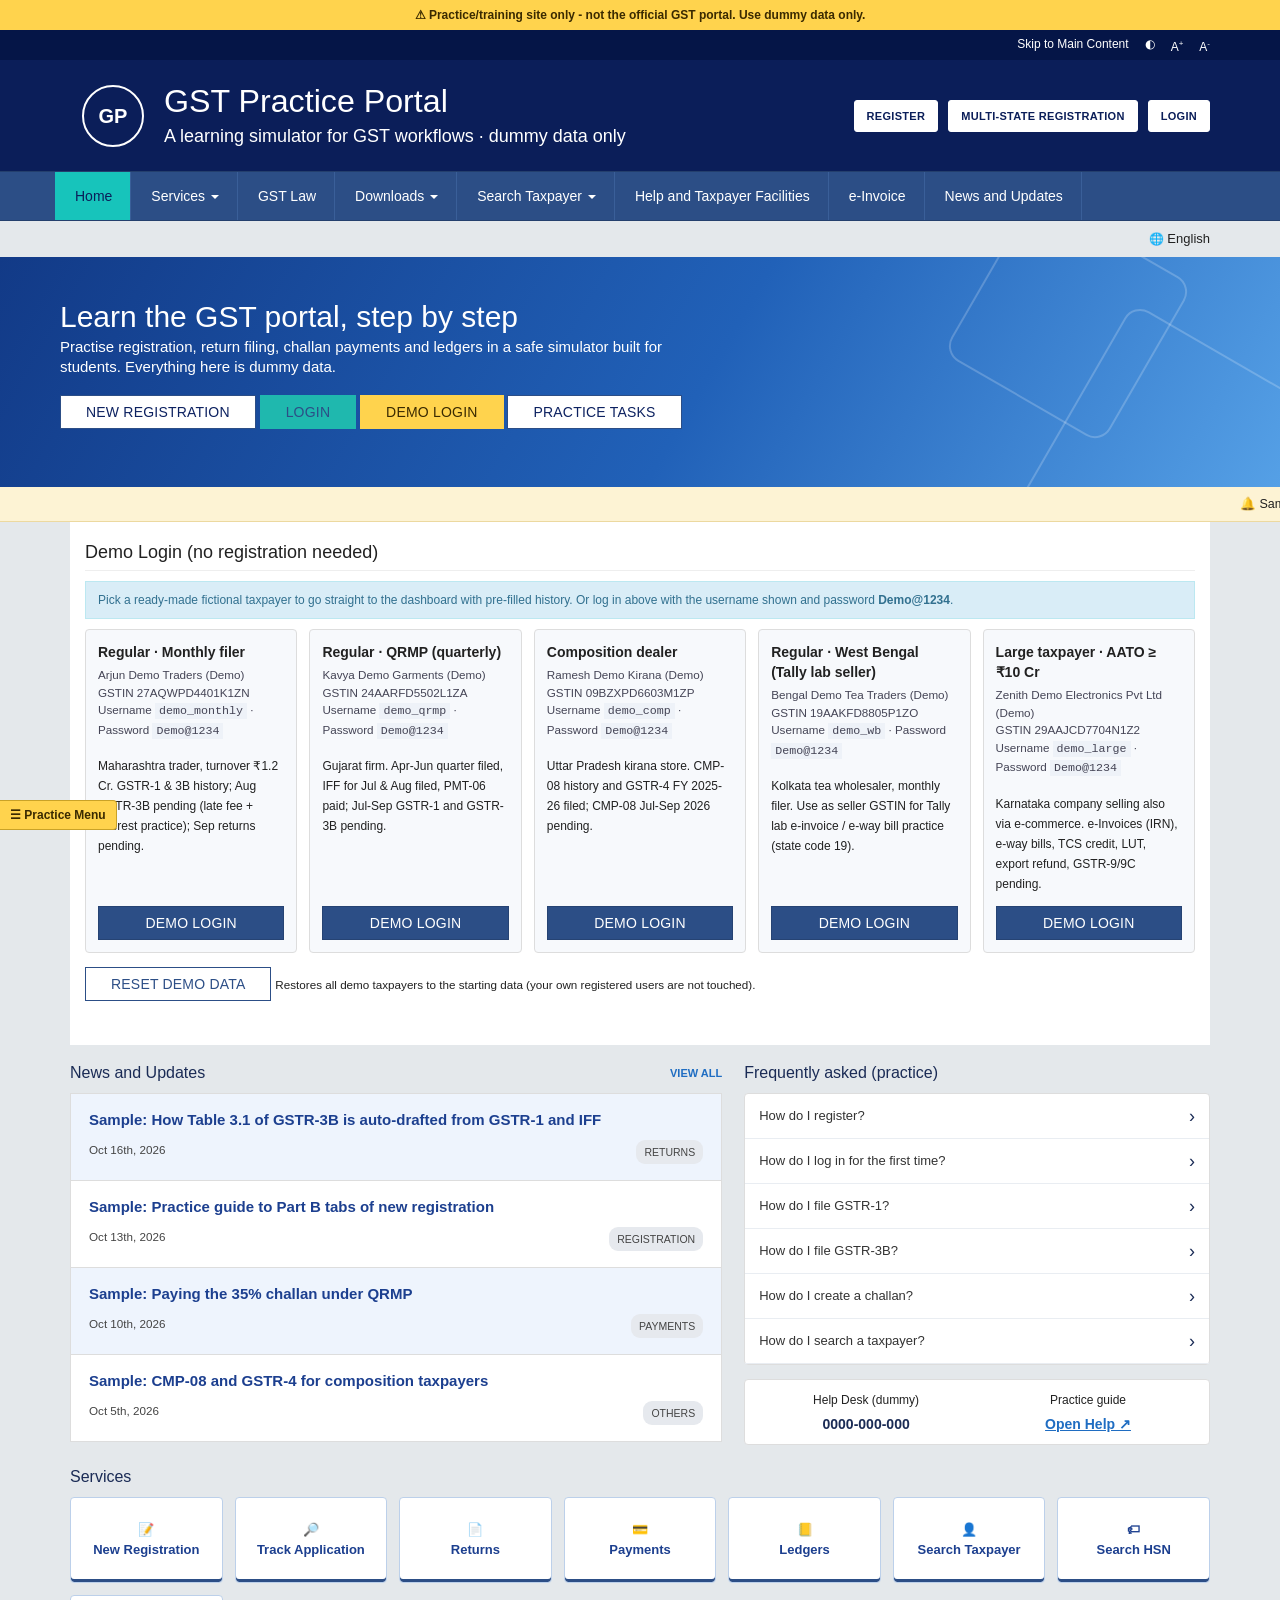
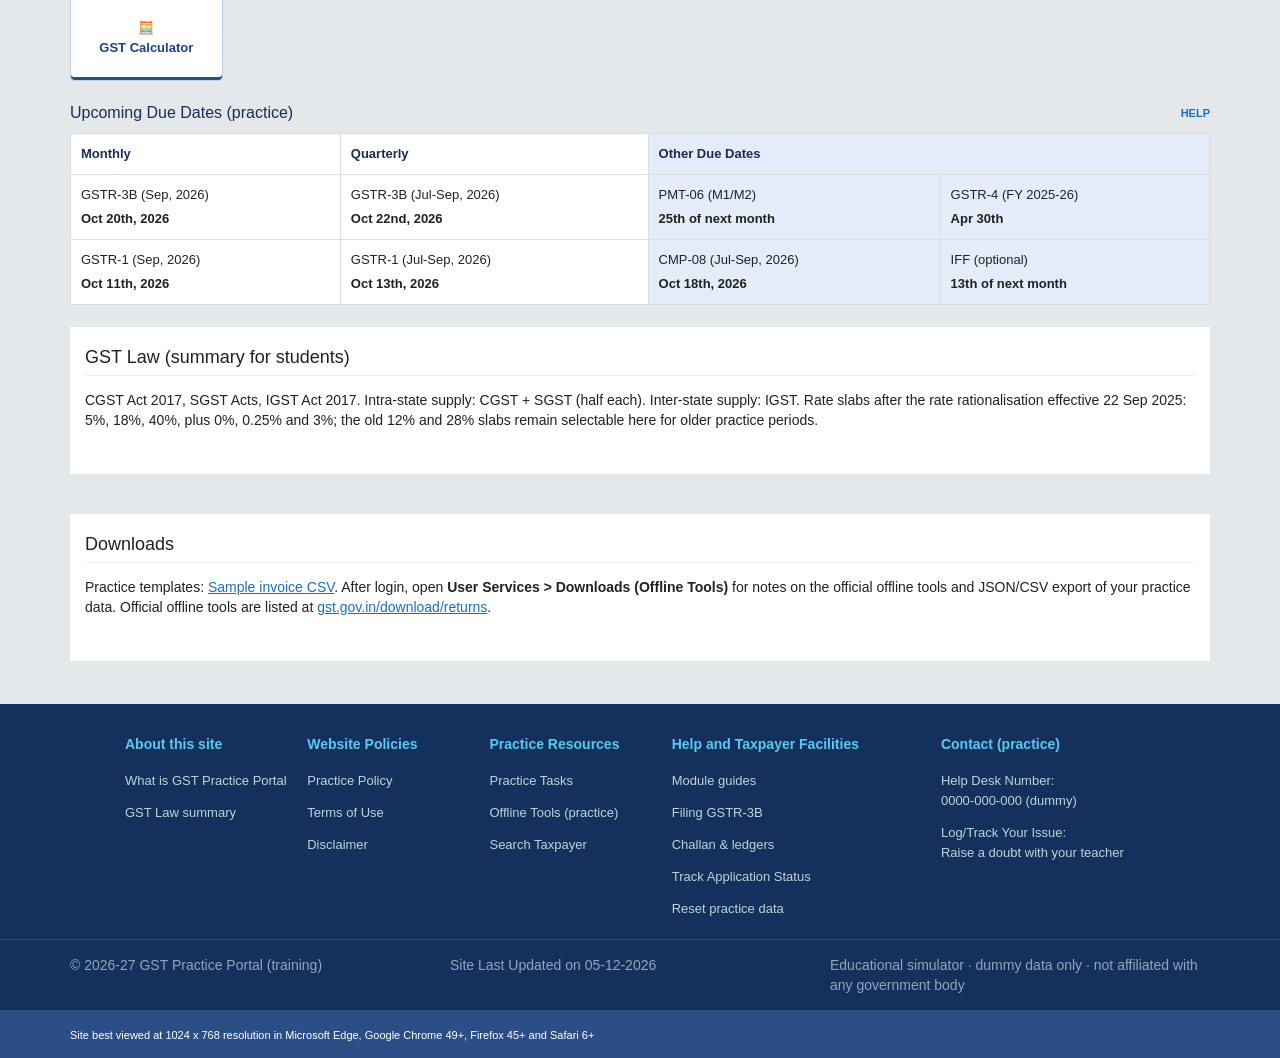
<file: index.html>
<!DOCTYPE html><html><head><meta charset="utf-8"><meta name="viewport" content="width=device-width,initial-scale=1"><title>GST Practice Portal</title><link rel="stylesheet" href="style.css"></head><body>
<div class="hero"><h1>Learn the GST portal, step by step</h1><p>Practise registration, return filing, challan payments and ledgers in a safe simulator built for students. Everything here is dummy data.</p><a class="btn" style="background:#fff;color:#0c2160" href="register.html">NEW REGISTRATION</a> <a class="btn" style="background:#1fb8ae;border-color:#1fb8ae" href="login.html">LOGIN</a> <a class="btn" style="background:#ffd34d;color:#3a2a00;border-color:#ffd34d" href="#demo">DEMO LOGIN</a> <a class="btn" style="background:#fff;color:#0c2160" href="tasks.html">PRACTICE TASKS</a></div>
<div class="ticker"><span><b>🔔</b> Sample update: GSTR-1 for Sep 2026 due 11 Oct (practice) · GSTR-3B monthly due 20 Oct · QRMP: PMT-06 due 25th · CMP-08 due 18th after the quarter · Reminder: this is a practice site, not the official portal.</span></div>
<div class="wrap"><div id="demo"></div><div class="home">
<div id="news"><div class="sechead">News and Updates <a href="#news">View all</a></div>
<div class="newsitem"><a href="help.html#gstr3b">Sample: How Table 3.1 of GSTR-3B is auto-drafted from GSTR-1 and IFF</a><small>Oct 16th, 2026 <em>Returns</em></small></div>
<div class="newsitem"><a href="help.html#registration">Sample: Practice guide to Part B tabs of new registration</a><small>Oct 13th, 2026 <em>Registration</em></small></div>
<div class="newsitem"><a href="help.html#payments">Sample: Paying the 35% challan under QRMP</a><small>Oct 10th, 2026 <em>Payments</em></small></div>
<div class="newsitem"><a href="help.html#composition">Sample: CMP-08 and GSTR-4 for composition taxpayers</a><small>Oct 5th, 2026 <em>Others</em></small></div></div>
<div><div class="sechead">Frequently asked (practice)</div><div class="faq"><a href="help.html#registration">How do I register?</a><a href="help.html#login">How do I log in for the first time?</a><a href="help.html#gstr1">How do I file GSTR-1?</a><a href="help.html#gstr3b">How do I file GSTR-3B?</a><a href="help.html#payments">How do I create a challan?</a><a href="help.html#search">How do I search a taxpayer?</a></div>
<div class="helpdesk"><div>Help Desk (dummy)<b>0000-000-000</b></div><div>Practice guide<b><a href="help.html">Open Help ↗</a></b></div></div></div>
<div class="full" id="services"><div class="sechead">Services</div><div class="svc"><a href="register.html">📝<br>New Registration</a><a href="track.html">🔎<br>Track Application</a><a href="login.html">📄<br>Returns</a><a href="login.html">💳<br>Payments</a><a href="login.html">📒<br>Ledgers</a><a href="search.html">👤<br>Search Taxpayer</a><a href="tools.html#hsn">🏷<br>Search HSN</a><a href="tools.html#calc">🧮<br>GST Calculator</a></div></div>
<div class="full"><div class="sechead">Upcoming Due Dates (practice) <a href="help.html">Help</a></div><table class="due"><tr><th>Monthly</th><th>Quarterly</th><th class="oth" colspan="2">Other Due Dates</th></tr>
<tr><td>GSTR-3B (Sep, 2026)<b>Oct 20th, 2026</b></td><td>GSTR-3B (Jul-Sep, 2026)<b>Oct 22nd, 2026</b></td><td class="oth">PMT-06 (M1/M2)<b>25th of next month</b></td><td class="oth">GSTR-4 (FY 2025-26)<b>Apr 30th</b></td></tr>
<tr><td>GSTR-1 (Sep, 2026)<b>Oct 11th, 2026</b></td><td>GSTR-1 (Jul-Sep, 2026)<b>Oct 13th, 2026</b></td><td class="oth">CMP-08 (Jul-Sep, 2026)<b>Oct 18th, 2026</b></td><td class="oth">IFF (optional)<b>13th of next month</b></td></tr></table></div>
<div class="card full" id="law"><h3>GST Law (summary for students)</h3><p>CGST Act 2017, SGST Acts, IGST Act 2017. Intra-state supply: CGST + SGST (half each). Inter-state supply: IGST. Rate slabs after the rate rationalisation effective 22 Sep 2025: 5%, 18%, 40%, plus 0%, 0.25% and 3%; the old 12% and 28% slabs remain selectable here for older practice periods.</p></div>
<div class="card full" id="downloads"><h3>Downloads</h3><p>Practice templates: <a href="#" onclick="dl();return false">Sample invoice CSV</a>. After login, open <b>User Services &gt; Downloads (Offline Tools)</b> for notes on the official offline tools and JSON/CSV export of your practice data. Official offline tools are listed at <a href="https://www.gst.gov.in/download/returns" target="_blank" rel="noopener">gst.gov.in/download/returns</a>.</p></div>
</div></div>
<script src="common.js"></script><script src="sample.js"></script><script src="demo.js"></script><script>layout();$('demo').innerHTML=demoBox();function dl(){const a=document.createElement('a');a.href='data:text/csv,'+encodeURIComponent('GSTIN,InvoiceNo,Date,Value,Rate\n27ABCDE1234F1Z5,INV-1,2026-10-01,10000,18');a.download='sample_invoices.csv';a.click()}</script></body></html>
</file>
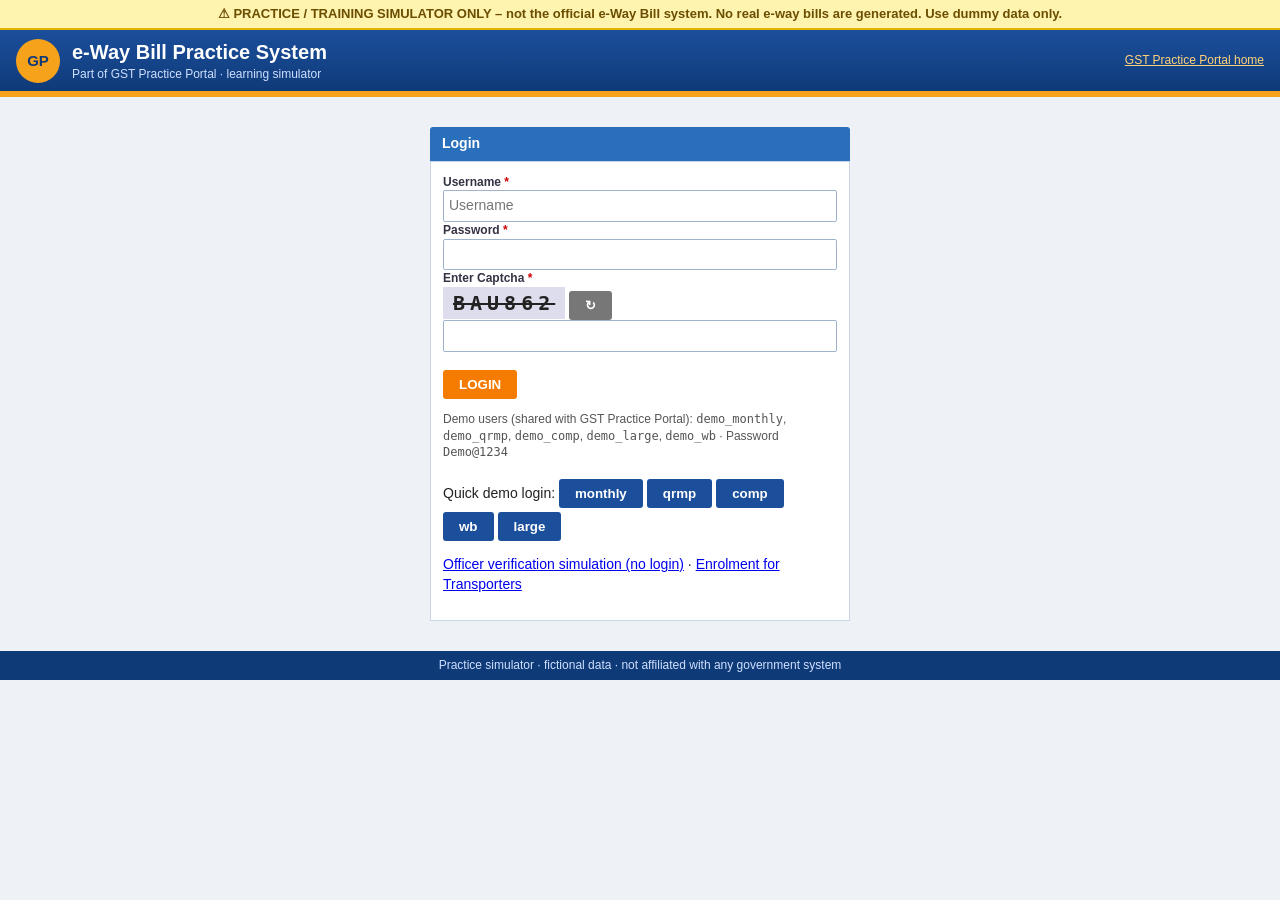
<file: ewb/index.html>
<!DOCTYPE html><html><head><meta charset="utf-8"><meta name="viewport" content="width=device-width,initial-scale=1"><title>e-Way Bill Practice System - Login</title><link rel="stylesheet" href="ewb.css"></head><body>
<div class="pb">⚠ PRACTICE / TRAINING SIMULATOR ONLY – not the official e-Way Bill system. No real e-way bills are generated. Use dummy data only.</div>
<div class="hd"><div class="lg">GP</div><div><h1>e-Way Bill Practice System</h1><small>Part of GST Practice Portal · learning simulator</small></div><div class="r"><a href="../index.html">GST Practice Portal home</a></div></div><div class="nav"></div>
<div class="login"><div class="pt">Login</div><div class="bx">
<label class="req">Username</label><input id="u" autocomplete="off" placeholder="Username"><label class="req">Password</label><input id="p" type="password">
<label class="req">Enter Captcha</label><span class="cap" id="cap"></span> <button class="bt g" onclick="nc()">↻</button><input id="c">
<p class="err" id="e"></p><button class="bt" id="go" onclick="xLogin()">LOGIN</button>
<div id="sso"></div>
<p class="note">Demo users (shared with GST Practice Portal): <code>demo_monthly</code>, <code>demo_qrmp</code>, <code>demo_comp</code>, <code>demo_large</code>, <code>demo_wb</code> · Password <code>Demo@1234</code></p>
<p>Quick demo login: <span id="dl"></span></p>
<p><a href="#" onclick="location.href='main.html#Officer Verification (Simulation)';sessionStorage.setItem('ewb_officer','1');return false">Officer verification simulation (no login)</a> · <a href="main.html#Enrolment for Transporters" onclick="sessionStorage.setItem('ewb_officer','1')">Enrolment for Transporters</a></p>
</div></div></div><div class="foot">Practice simulator · fictional data · not affiliated with any government system</div>
<script src="../common.js"></script><script src="../sample.js"></script><script src="../demo.js"></script><script>
let C;function nc(){C=captcha();$('cap').textContent=C}nc();
$('dl').innerHTML=DEMO.map(d=>`<button class="bt b" onclick="xDemo('${d.key}')">${d.key}</button>`).join('');
function go(g){sessionStorage.setItem('ewb_session',g);sessionStorage.removeItem('ewb_officer');location.href='main.html'}
function xDemo(k){const d=DEMO.find(x=>x.key===k),g=demoGSTIN(d);if(!DB.get('users',[]).some(u=>u.gstin===g&&u.demo))seedDemo(d);go(g)}
function xLogin(){if($('c').value.trim().toUpperCase()!==C){$('e').textContent='Invalid Captcha';nc();return}
const u=DB.get('users',[]).find(x=>x.user&&x.user===$('u').value.trim()&&x.pass===$('p').value);if(!u){$('e').textContent='Invalid Username or Password';nc();return}go(u.gstin)}
const s=sessionStorage.getItem('gpp_session'),su=s&&userBy(s);if(su)$('sso').innerHTML=`<p class="ok">You are signed in to GST Practice Portal as ${esc(su.legal)}.</p><button class="bt b" id="ssoGo" onclick="go('${s}')">Continue to e-Way Bill system</button>`;
</script></body></html>
</file>
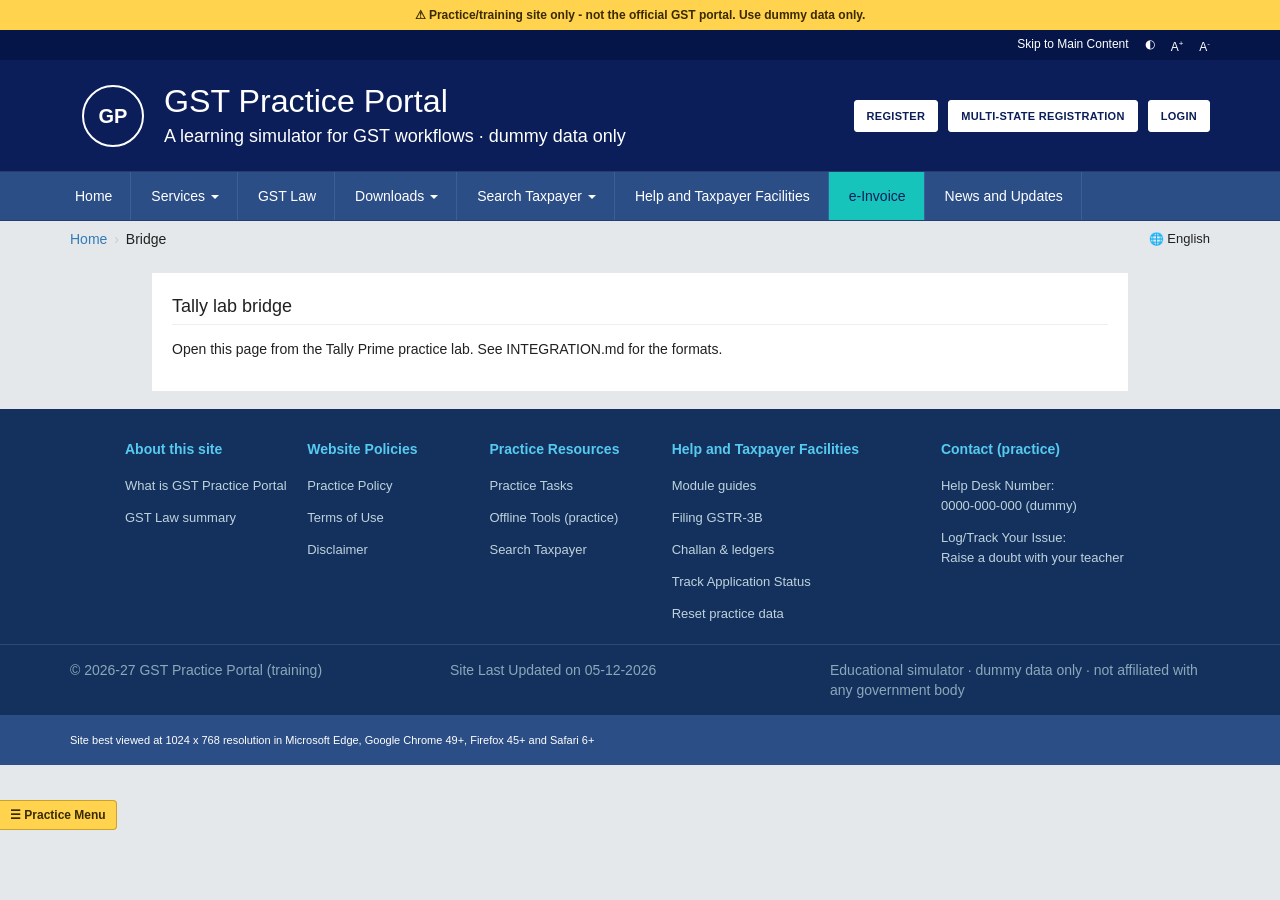
<file: bridge.html>
<!DOCTYPE html><html><head><meta charset="utf-8"><meta name="viewport" content="width=device-width,initial-scale=1"><title>Bridge - GST Practice Portal</title><link rel="stylesheet" href="style.css"></head><body>
<div id="brMain" style="max-width:1000px;margin:16px auto;padding:0 12px"><p>Processing…</p></div>
<script src="common.js"></script><script src="sample.js"></script><script src="demo.js"></script><script src="qrcode.js"></script><script src="bridge.js"></script>
<script>layout();bridgeRun();window.addEventListener('hashchange',bridgeRun)</script></body></html>
</file>
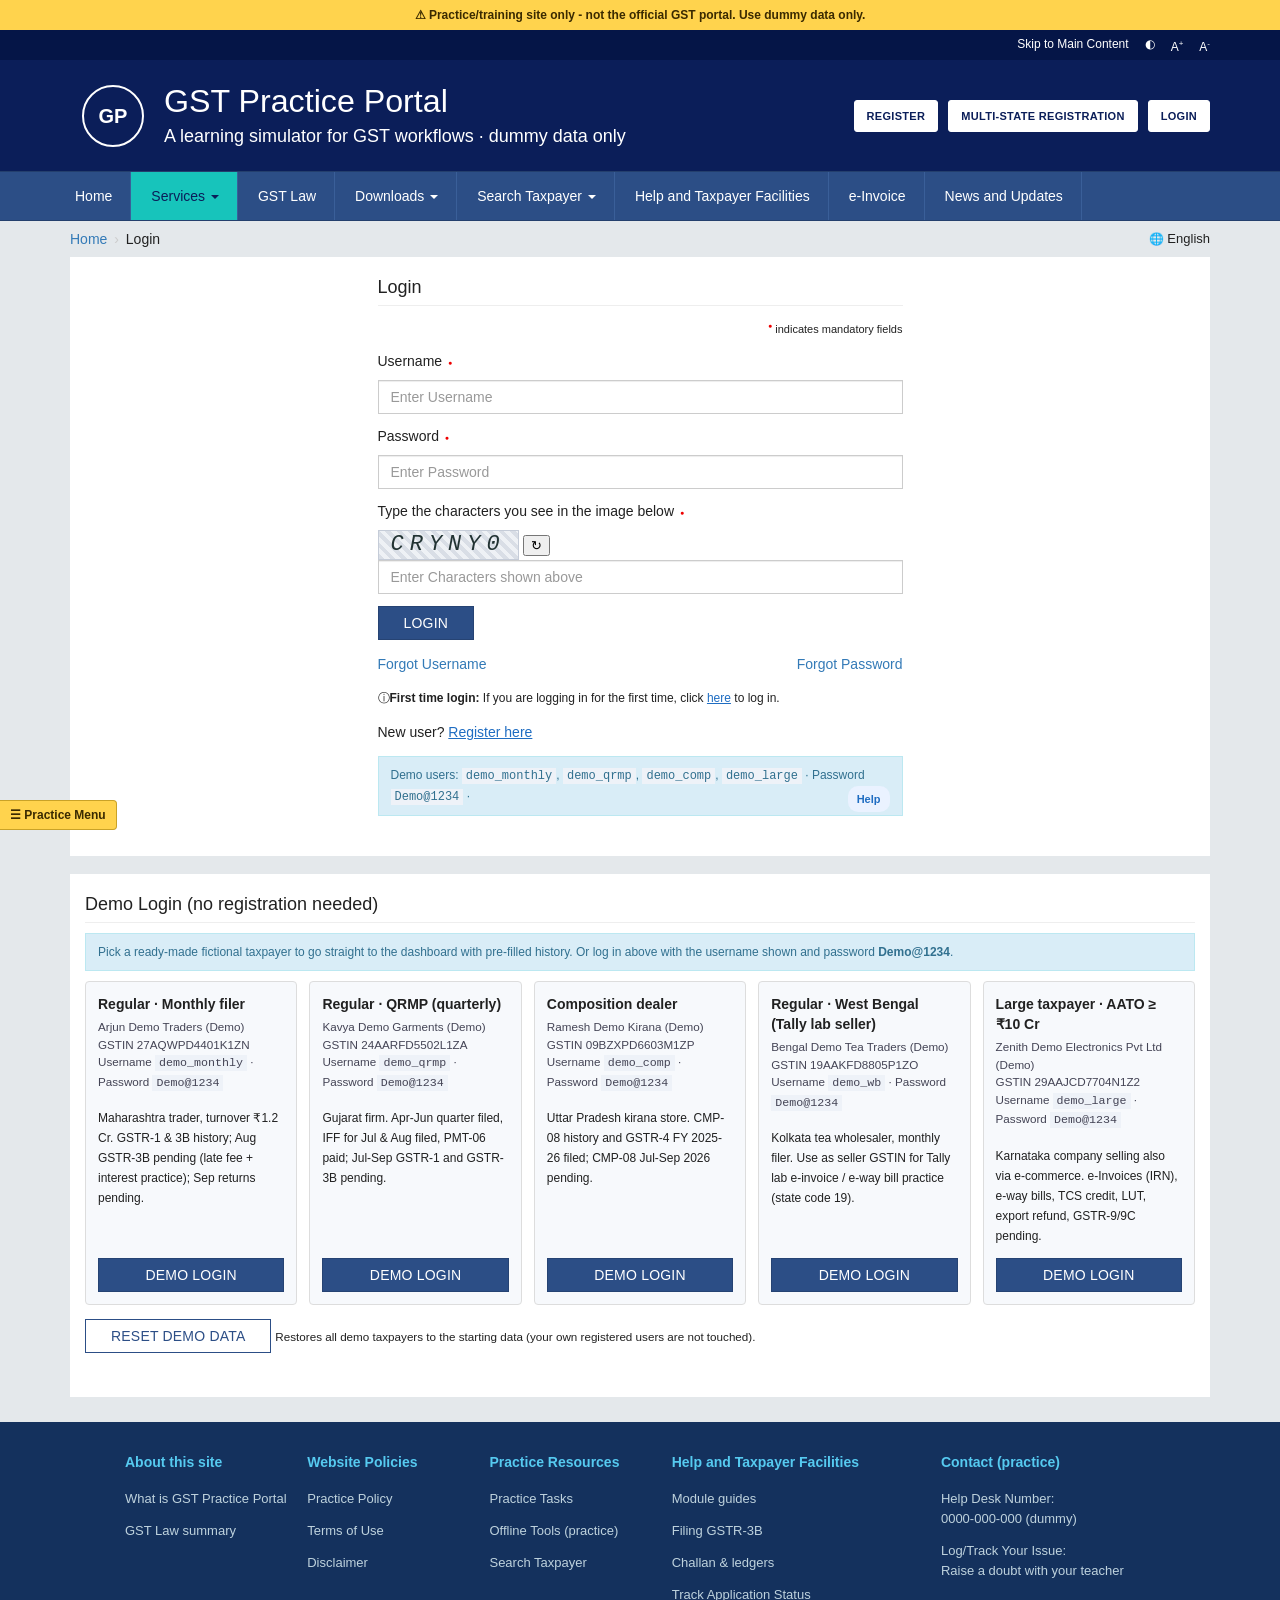
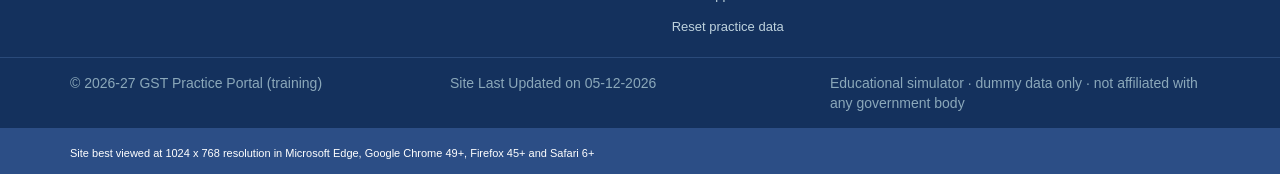
<file: dashboard.html>
<!DOCTYPE html><html><head><meta charset="utf-8"><meta name="viewport" content="width=device-width,initial-scale=1"><title>Dashboard - GST Practice Portal</title><link rel="stylesheet" href="style.css"></head><body>
<div class="wrap"><div class="welcome"><b>Welcome <span id="nm"></span></b> · GSTIN <b id="gs"></b> · <span id="ttype"></span><span style="float:right">Cash balance as on date: <b id="cbal"></b></span></div>
<div class="side"><aside id="menu"></aside><main id="main"></main></div></div>
<script>window._h0=location.hash</script><script src="common.js"></script><script src="sample.js"></script><script src="dashboard.js"></script><script src="modules.js"></script><script src="modules2.js"></script><script src="demo.js"></script><script src="returns.js"></script><script src="modules3.js"></script><script src="modules4.js"></script><script src="modules5.js"></script><script src="modules6.js"></script><script src="modules7.js"></script></body></html>
</file>
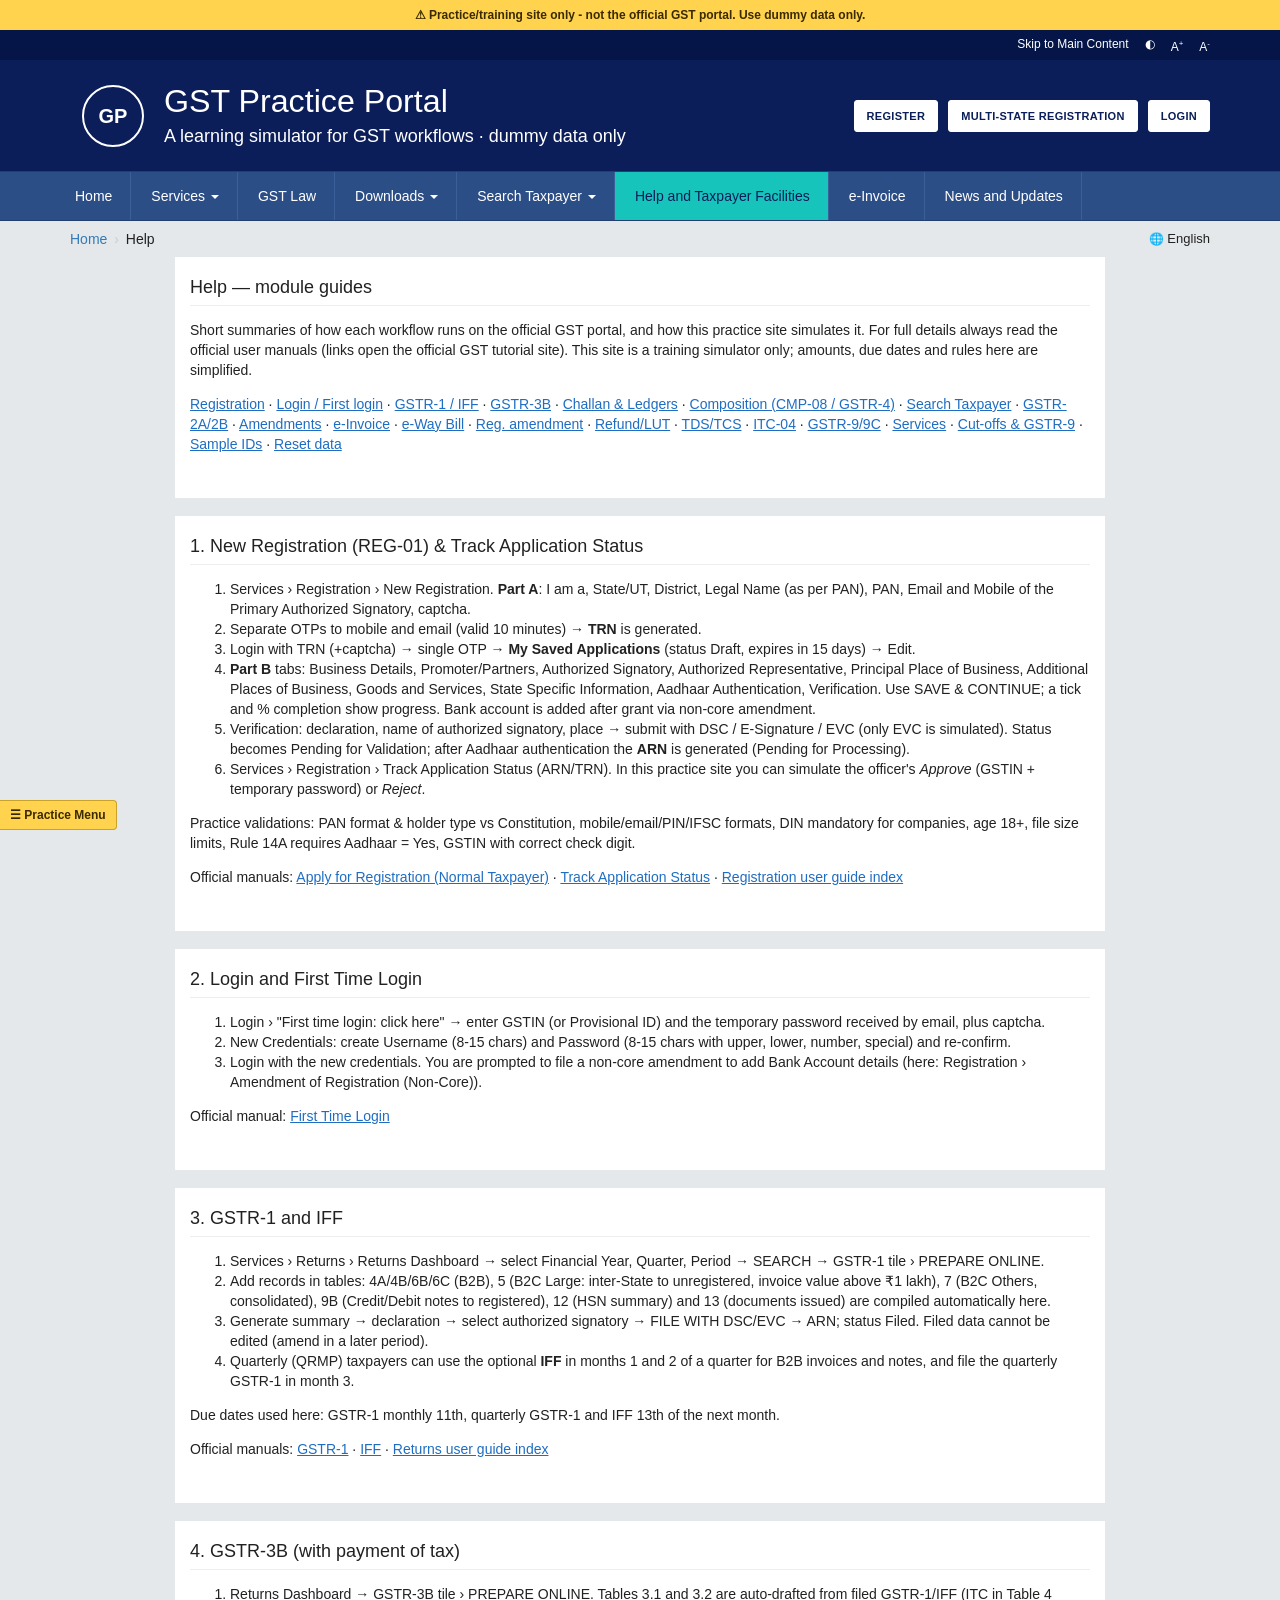
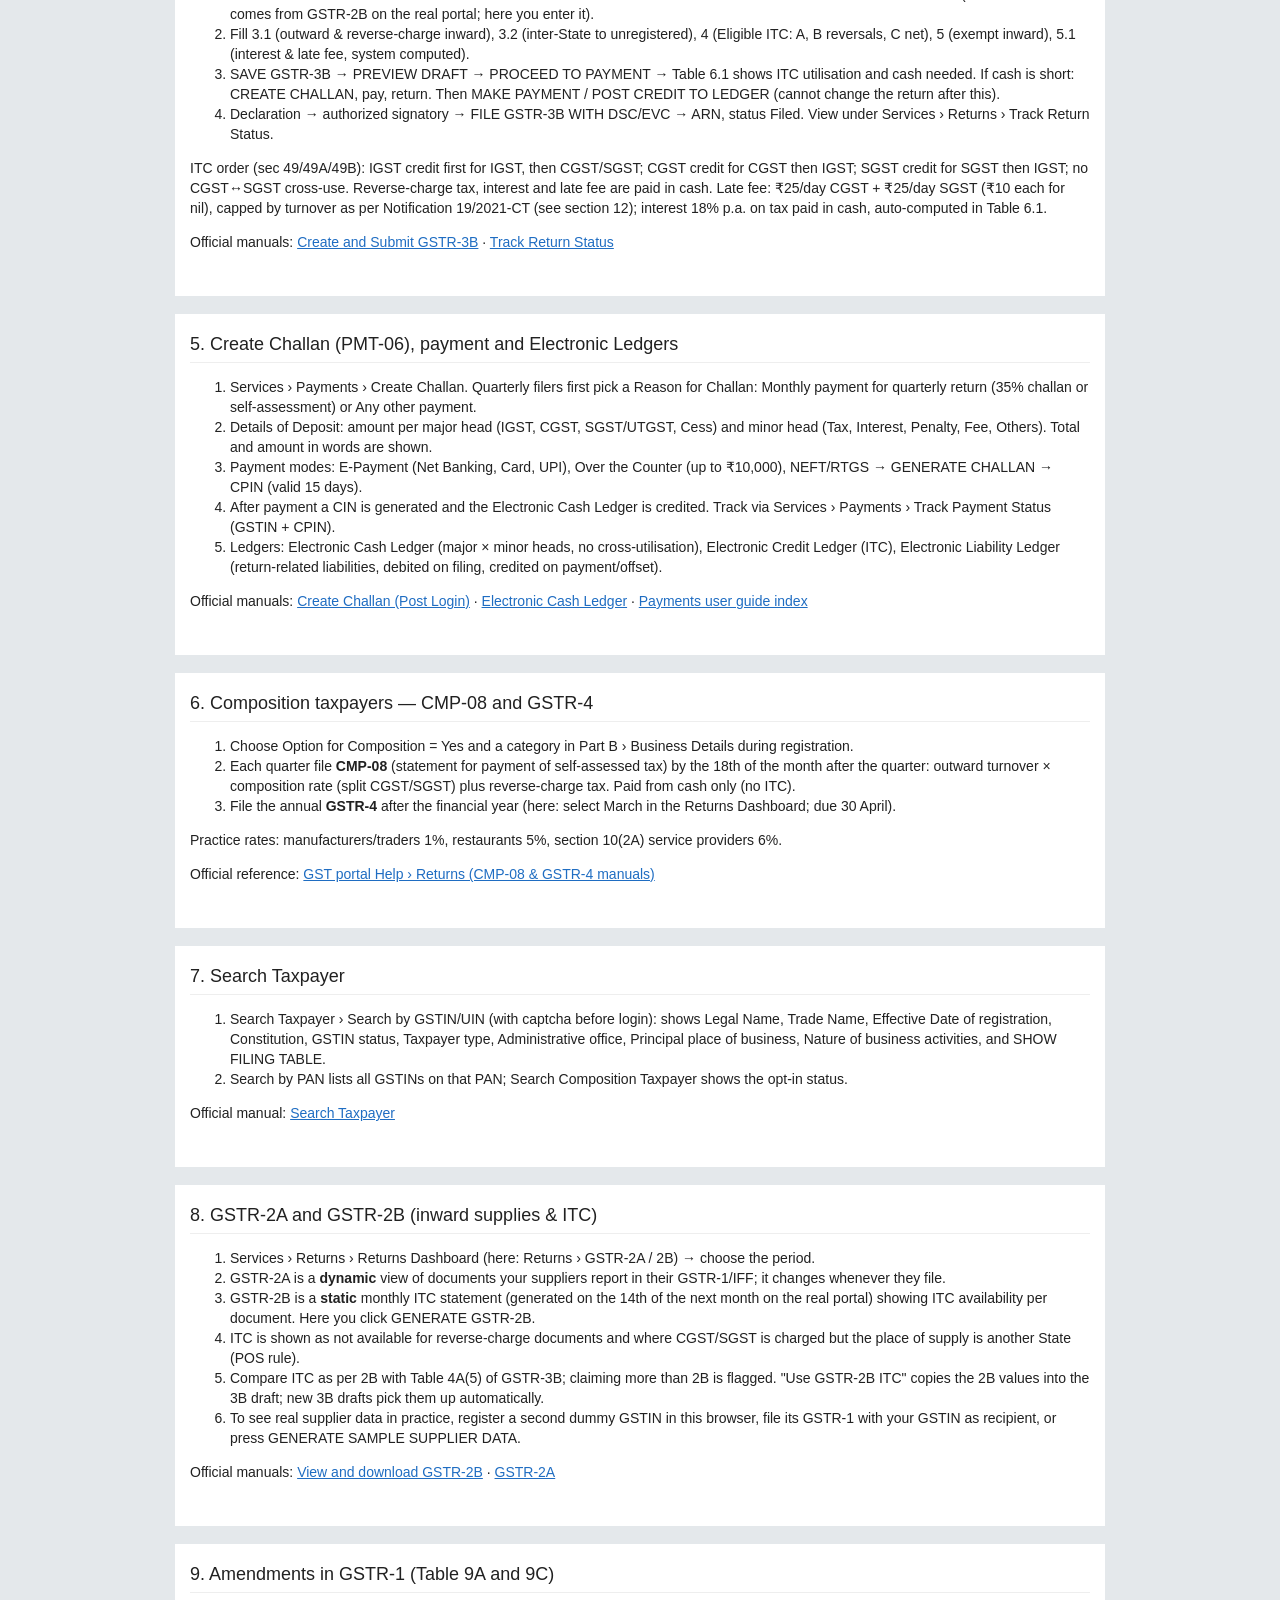
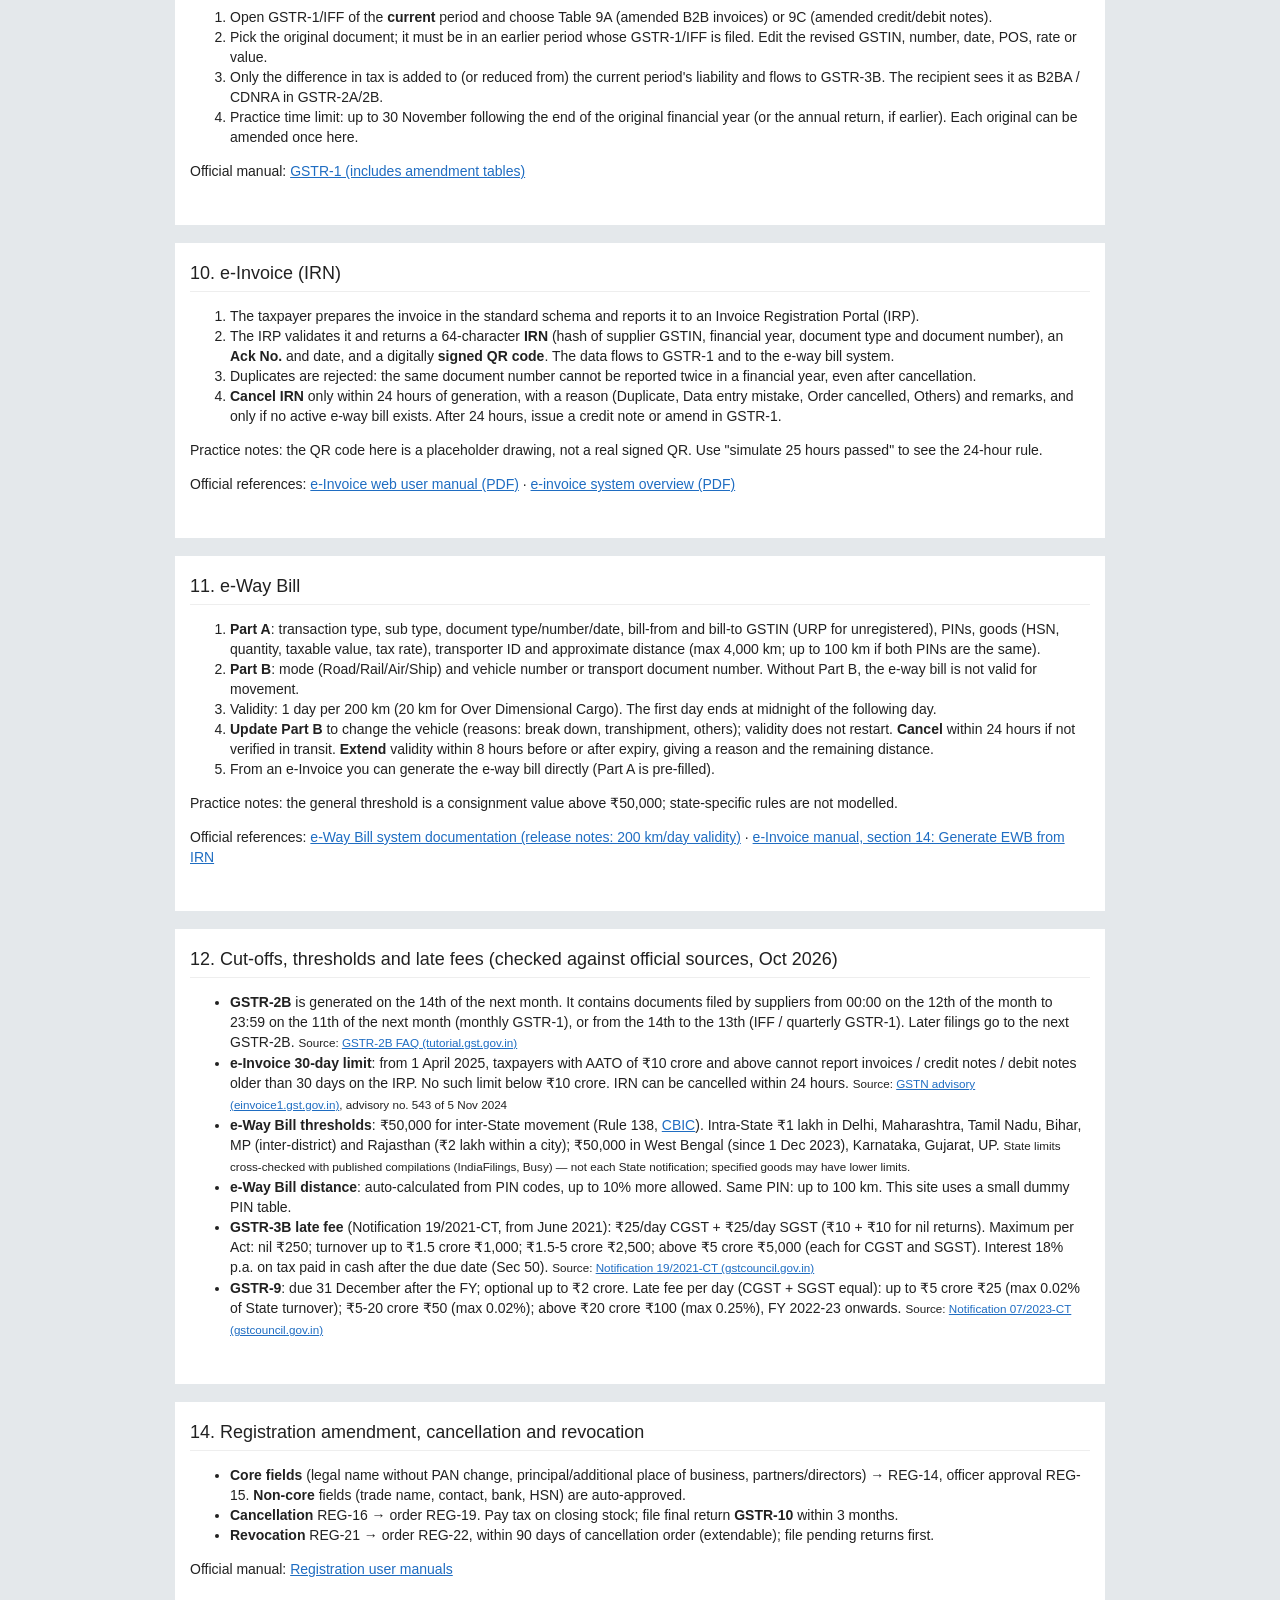
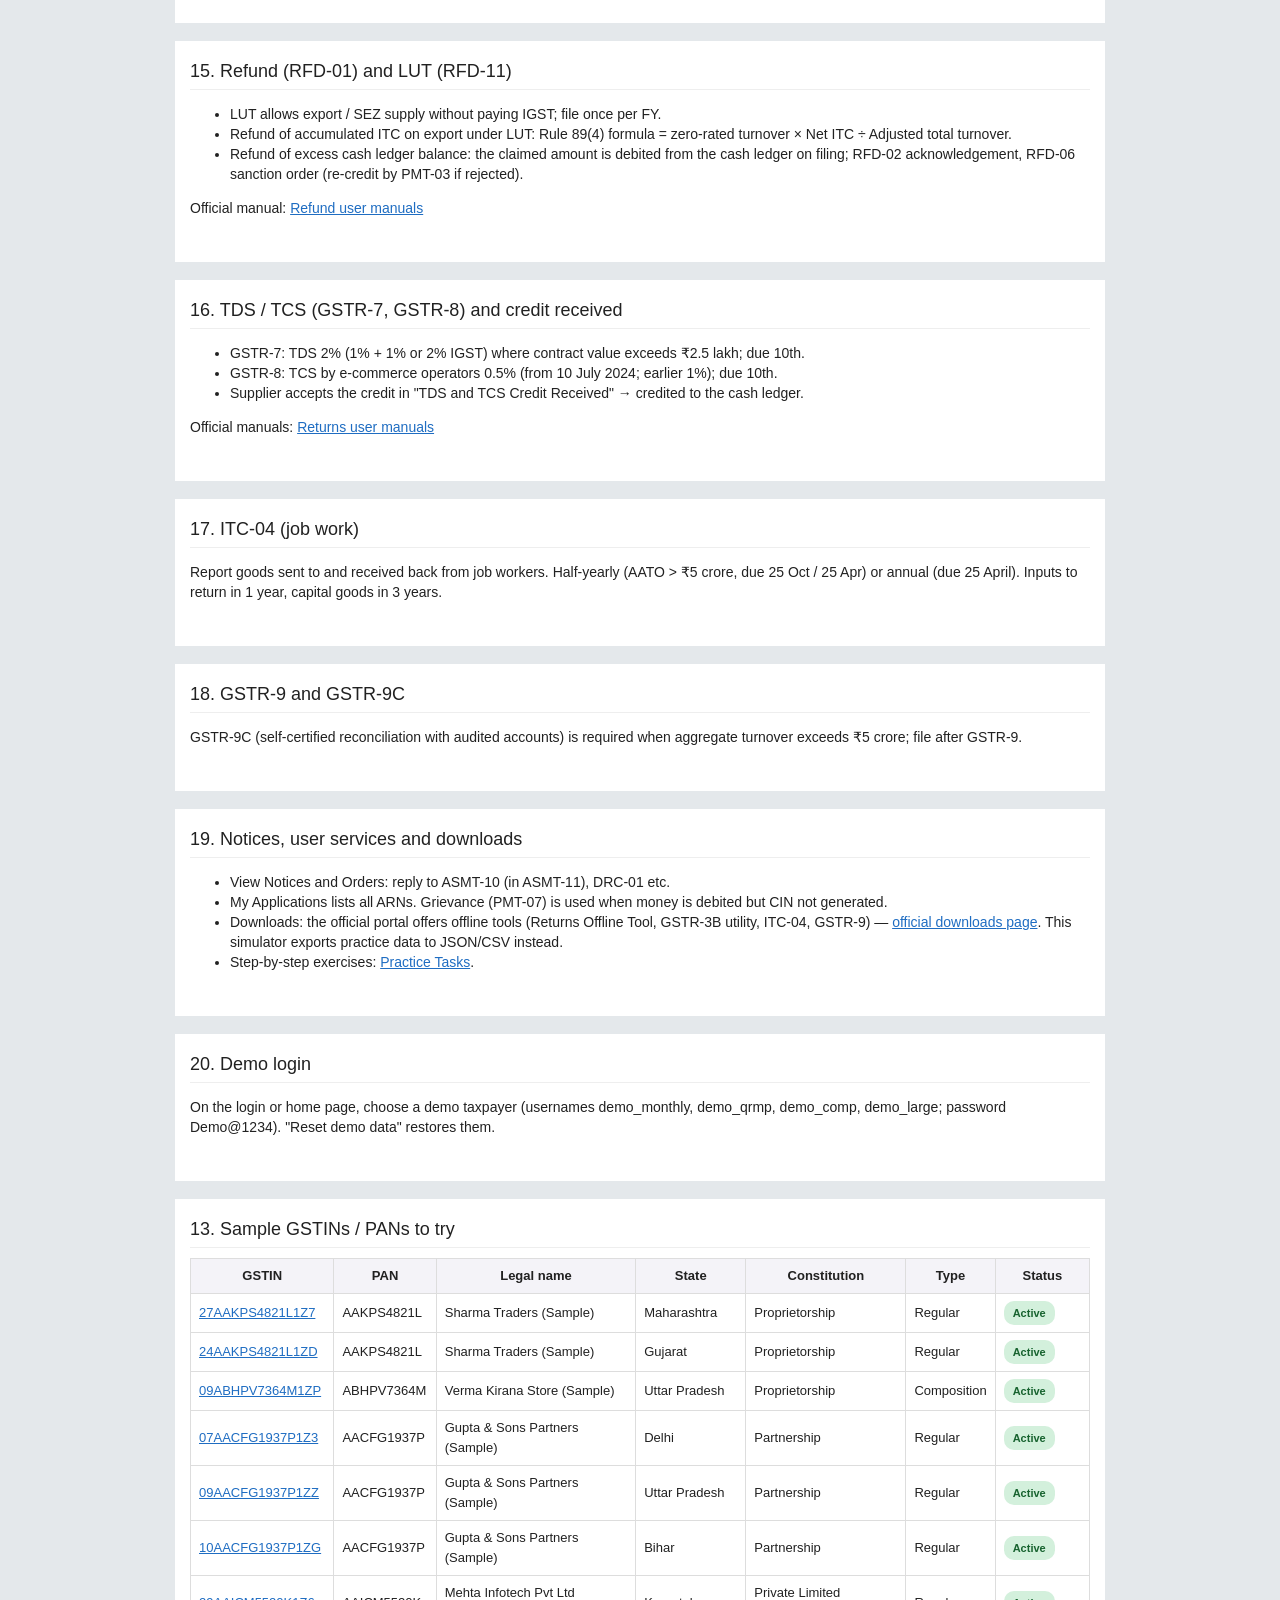
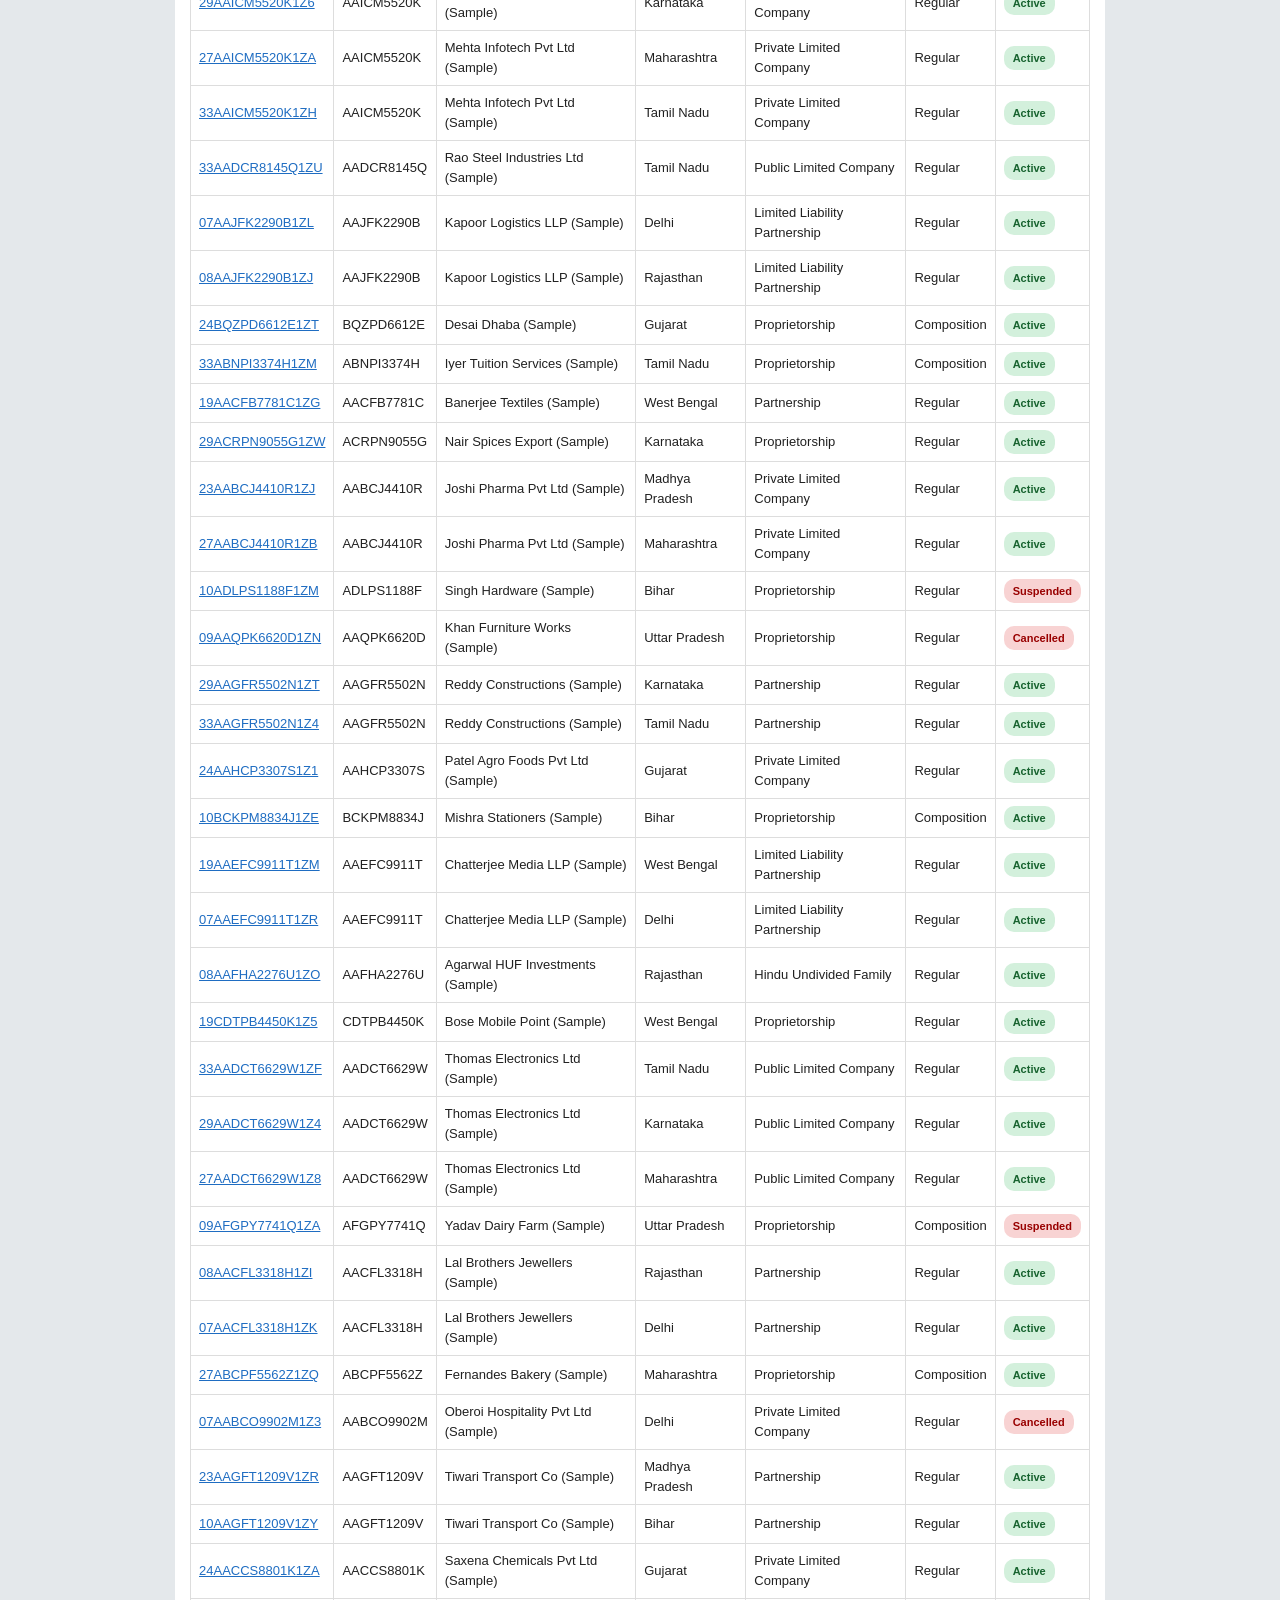
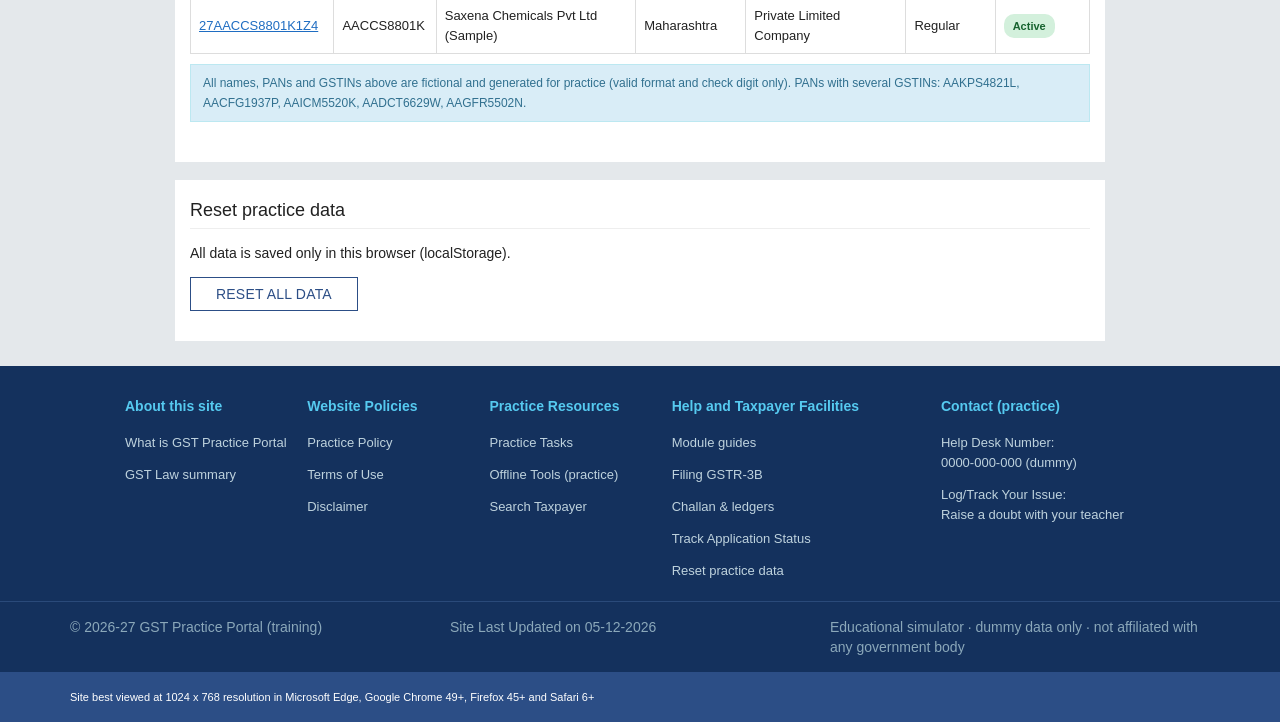
<file: help.html>
<!DOCTYPE html><html><head><meta charset="utf-8"><meta name="viewport" content="width=device-width,initial-scale=1"><title>Help - GST Practice Portal</title><link rel="stylesheet" href="style.css"></head><body>
<div class="wrap" style="max-width:960px">
<div class="card"><h2>Help — module guides</h2><p>Short summaries of how each workflow runs on the official GST portal, and how this practice site simulates it. For full details always read the official user manuals (links open the official GST tutorial site). This site is a training simulator only; amounts, due dates and rules here are simplified.</p>
<p><a href="#registration">Registration</a> · <a href="#login">Login / First login</a> · <a href="#gstr1">GSTR-1 / IFF</a> · <a href="#gstr3b">GSTR-3B</a> · <a href="#payments">Challan & Ledgers</a> · <a href="#composition">Composition (CMP-08 / GSTR-4)</a> · <a href="#search">Search Taxpayer</a> · <a href="#gstr2b">GSTR-2A/2B</a> · <a href="#amend">Amendments</a> · <a href="#einvoice">e-Invoice</a> · <a href="#ewaybill">e-Way Bill</a> · <a href="#regamend">Reg. amendment</a> · <a href="#refund">Refund/LUT</a> · <a href="#tds">TDS/TCS</a> · <a href="#itc04">ITC-04</a> · <a href="#gstr9">GSTR-9/9C</a> · <a href="#services">Services</a> · <a href="#cutoffs">Cut-offs & GSTR-9</a> · <a href="#samples">Sample IDs</a> · <a href="#reset">Reset data</a></p></div>
<div class="card" id="registration"><h3>1. New Registration (REG-01) & Track Application Status</h3><ol>
<li>Services › Registration › New Registration. <b>Part A</b>: I am a, State/UT, District, Legal Name (as per PAN), PAN, Email and Mobile of the Primary Authorized Signatory, captcha.</li>
<li>Separate OTPs to mobile and email (valid 10 minutes) → <b>TRN</b> is generated.</li>
<li>Login with TRN (+captcha) → single OTP → <b>My Saved Applications</b> (status Draft, expires in 15 days) → Edit.</li>
<li><b>Part B</b> tabs: Business Details, Promoter/Partners, Authorized Signatory, Authorized Representative, Principal Place of Business, Additional Places of Business, Goods and Services, State Specific Information, Aadhaar Authentication, Verification. Use SAVE & CONTINUE; a tick and % completion show progress. Bank account is added after grant via non-core amendment.</li>
<li>Verification: declaration, name of authorized signatory, place → submit with DSC / E-Signature / EVC (only EVC is simulated). Status becomes Pending for Validation; after Aadhaar authentication the <b>ARN</b> is generated (Pending for Processing).</li>
<li>Services › Registration › Track Application Status (ARN/TRN). In this practice site you can simulate the officer's <i>Approve</i> (GSTIN + temporary password) or <i>Reject</i>.</li></ol>
<p>Practice validations: PAN format & holder type vs Constitution, mobile/email/PIN/IFSC formats, DIN mandatory for companies, age 18+, file size limits, Rule 14A requires Aadhaar = Yes, GSTIN with correct check digit.</p>
<p>Official manuals: <a target="_blank" href="https://tutorial.gst.gov.in/userguide/registration/Apply_for_Registration_Normal_Taxpayer.htm">Apply for Registration (Normal Taxpayer)</a> · <a target="_blank" href="https://tutorial.gst.gov.in/userguide/registration/Track_Application_Status.htm">Track Application Status</a> · <a target="_blank" href="https://tutorial.gst.gov.in/userguide/registration/index.htm">Registration user guide index</a></p></div>
<div class="card" id="login"><h3>2. Login and First Time Login</h3><ol><li>Login › "First time login: click here" → enter GSTIN (or Provisional ID) and the temporary password received by email, plus captcha.</li><li>New Credentials: create Username (8-15 chars) and Password (8-15 chars with upper, lower, number, special) and re-confirm.</li><li>Login with the new credentials. You are prompted to file a non-core amendment to add Bank Account details (here: Registration › Amendment of Registration (Non-Core)).</li></ol>
<p>Official manual: <a target="_blank" href="https://tutorial.gst.gov.in/userguide/loginanddsc/First_Time_Login.htm">First Time Login</a></p></div>
<div class="card" id="gstr1"><h3>3. GSTR-1 and IFF</h3><ol><li>Services › Returns › Returns Dashboard → select Financial Year, Quarter, Period → SEARCH → GSTR-1 tile › PREPARE ONLINE.</li>
<li>Add records in tables: 4A/4B/6B/6C (B2B), 5 (B2C Large: inter-State to unregistered, invoice value above ₹1 lakh), 7 (B2C Others, consolidated), 9B (Credit/Debit notes to registered), 12 (HSN summary) and 13 (documents issued) are compiled automatically here.</li>
<li>Generate summary → declaration → select authorized signatory → FILE WITH DSC/EVC → ARN; status Filed. Filed data cannot be edited (amend in a later period).</li>
<li>Quarterly (QRMP) taxpayers can use the optional <b>IFF</b> in months 1 and 2 of a quarter for B2B invoices and notes, and file the quarterly GSTR-1 in month 3.</li></ol>
<p>Due dates used here: GSTR-1 monthly 11th, quarterly GSTR-1 and IFF 13th of the next month.</p>
<p>Official manuals: <a target="_blank" href="https://tutorial.gst.gov.in/userguide/returns/GSTR_1.htm">GSTR-1</a> · <a target="_blank" href="https://tutorial.gst.gov.in/userguide/returns/Manual_IFF.htm">IFF</a> · <a target="_blank" href="https://tutorial.gst.gov.in/userguide/returns/index.htm">Returns user guide index</a></p></div>
<div class="card" id="gstr3b"><h3>4. GSTR-3B (with payment of tax)</h3><ol><li>Returns Dashboard → GSTR-3B tile › PREPARE ONLINE. Tables 3.1 and 3.2 are auto-drafted from filed GSTR-1/IFF (ITC in Table 4 comes from GSTR-2B on the real portal; here you enter it).</li>
<li>Fill 3.1 (outward & reverse-charge inward), 3.2 (inter-State to unregistered), 4 (Eligible ITC: A, B reversals, C net), 5 (exempt inward), 5.1 (interest & late fee, system computed).</li>
<li>SAVE GSTR-3B → PREVIEW DRAFT → PROCEED TO PAYMENT → Table 6.1 shows ITC utilisation and cash needed. If cash is short: CREATE CHALLAN, pay, return. Then MAKE PAYMENT / POST CREDIT TO LEDGER (cannot change the return after this).</li>
<li>Declaration → authorized signatory → FILE GSTR-3B WITH DSC/EVC → ARN, status Filed. View under Services › Returns › Track Return Status.</li></ol>
<p>ITC order (sec 49/49A/49B): IGST credit first for IGST, then CGST/SGST; CGST credit for CGST then IGST; SGST credit for SGST then IGST; no CGST↔SGST cross-use. Reverse-charge tax, interest and late fee are paid in cash. Late fee: ₹25/day CGST + ₹25/day SGST (₹10 each for nil), capped by turnover as per Notification 19/2021-CT (see section 12); interest 18% p.a. on tax paid in cash, auto-computed in Table 6.1.</p>
<p>Official manuals: <a target="_blank" href="https://tutorial.gst.gov.in/userguide/returns/Create_and_Submit_GSTR3B.htm">Create and Submit GSTR-3B</a> · <a target="_blank" href="https://tutorial.gst.gov.in/userguide/returns/Track_Return_Status_Manual.htm">Track Return Status</a></p></div>
<div class="card" id="payments"><h3>5. Create Challan (PMT-06), payment and Electronic Ledgers</h3><ol><li>Services › Payments › Create Challan. Quarterly filers first pick a Reason for Challan: Monthly payment for quarterly return (35% challan or self-assessment) or Any other payment.</li>
<li>Details of Deposit: amount per major head (IGST, CGST, SGST/UTGST, Cess) and minor head (Tax, Interest, Penalty, Fee, Others). Total and amount in words are shown.</li>
<li>Payment modes: E-Payment (Net Banking, Card, UPI), Over the Counter (up to ₹10,000), NEFT/RTGS → GENERATE CHALLAN → CPIN (valid 15 days).</li>
<li>After payment a CIN is generated and the Electronic Cash Ledger is credited. Track via Services › Payments › Track Payment Status (GSTIN + CPIN).</li>
<li>Ledgers: Electronic Cash Ledger (major × minor heads, no cross-utilisation), Electronic Credit Ledger (ITC), Electronic Liability Ledger (return-related liabilities, debited on filing, credited on payment/offset).</li></ol>
<p>Official manuals: <a target="_blank" href="https://tutorial.gst.gov.in/userguide/payments/Create_Challan_(Post_Login).htm">Create Challan (Post Login)</a> · <a target="_blank" href="https://tutorial.gst.gov.in/userguide/ledgers/Electronic_Cash_Ledger.htm">Electronic Cash Ledger</a> · <a target="_blank" href="https://tutorial.gst.gov.in/userguide/payments/index.htm">Payments user guide index</a></p></div>
<div class="card" id="composition"><h3>6. Composition taxpayers — CMP-08 and GSTR-4</h3><ol><li>Choose Option for Composition = Yes and a category in Part B › Business Details during registration.</li><li>Each quarter file <b>CMP-08</b> (statement for payment of self-assessed tax) by the 18th of the month after the quarter: outward turnover × composition rate (split CGST/SGST) plus reverse-charge tax. Paid from cash only (no ITC).</li><li>File the annual <b>GSTR-4</b> after the financial year (here: select March in the Returns Dashboard; due 30 April).</li></ol>
<p>Practice rates: manufacturers/traders 1%, restaurants 5%, section 10(2A) service providers 6%.</p>
<p>Official reference: <a target="_blank" href="https://www.gst.gov.in/help/returns">GST portal Help › Returns (CMP-08 & GSTR-4 manuals)</a></p></div>
<div class="card" id="search"><h3>7. Search Taxpayer</h3><ol><li>Search Taxpayer › Search by GSTIN/UIN (with captcha before login): shows Legal Name, Trade Name, Effective Date of registration, Constitution, GSTIN status, Taxpayer type, Administrative office, Principal place of business, Nature of business activities, and SHOW FILING TABLE.</li><li>Search by PAN lists all GSTINs on that PAN; Search Composition Taxpayer shows the opt-in status.</li></ol>
<p>Official manual: <a target="_blank" href="https://tutorial.gst.gov.in/userguide/taxpayersdashboard/Search_Taxpayer_manual.htm">Search Taxpayer</a></p></div>
<div class="card" id="gstr2b"><h3>8. GSTR-2A and GSTR-2B (inward supplies & ITC)</h3><ol><li>Services › Returns › Returns Dashboard (here: Returns › GSTR-2A / 2B) → choose the period.</li>
<li>GSTR-2A is a <b>dynamic</b> view of documents your suppliers report in their GSTR-1/IFF; it changes whenever they file.</li><li>GSTR-2B is a <b>static</b> monthly ITC statement (generated on the 14th of the next month on the real portal) showing ITC availability per document. Here you click GENERATE GSTR-2B.</li>
<li>ITC is shown as not available for reverse-charge documents and where CGST/SGST is charged but the place of supply is another State (POS rule).</li><li>Compare ITC as per 2B with Table 4A(5) of GSTR-3B; claiming more than 2B is flagged. "Use GSTR-2B ITC" copies the 2B values into the 3B draft; new 3B drafts pick them up automatically.</li>
<li>To see real supplier data in practice, register a second dummy GSTIN in this browser, file its GSTR-1 with your GSTIN as recipient, or press GENERATE SAMPLE SUPPLIER DATA.</li></ol>
<p>Official manuals: <a target="_blank" href="https://tutorial.gst.gov.in/userguide/returns/Manual_gstr2b.htm">View and download GSTR-2B</a> · <a target="_blank" href="https://tutorial.gst.gov.in/userguide/returns/GSTR_2A.htm">GSTR-2A</a></p></div>
<div class="card" id="amend"><h3>9. Amendments in GSTR-1 (Table 9A and 9C)</h3><ol><li>Open GSTR-1/IFF of the <b>current</b> period and choose Table 9A (amended B2B invoices) or 9C (amended credit/debit notes).</li><li>Pick the original document; it must be in an earlier period whose GSTR-1/IFF is filed. Edit the revised GSTIN, number, date, POS, rate or value.</li>
<li>Only the difference in tax is added to (or reduced from) the current period's liability and flows to GSTR-3B. The recipient sees it as B2BA / CDNRA in GSTR-2A/2B.</li><li>Practice time limit: up to 30 November following the end of the original financial year (or the annual return, if earlier). Each original can be amended once here.</li></ol>
<p>Official manual: <a target="_blank" href="https://tutorial.gst.gov.in/userguide/returns/GSTR_1.htm">GSTR-1 (includes amendment tables)</a></p></div>
<div class="card" id="einvoice"><h3>10. e-Invoice (IRN)</h3><ol><li>The taxpayer prepares the invoice in the standard schema and reports it to an Invoice Registration Portal (IRP).</li><li>The IRP validates it and returns a 64-character <b>IRN</b> (hash of supplier GSTIN, financial year, document type and document number), an <b>Ack No.</b> and date, and a digitally <b>signed QR code</b>. The data flows to GSTR-1 and to the e-way bill system.</li>
<li>Duplicates are rejected: the same document number cannot be reported twice in a financial year, even after cancellation.</li><li><b>Cancel IRN</b> only within 24 hours of generation, with a reason (Duplicate, Data entry mistake, Order cancelled, Others) and remarks, and only if no active e-way bill exists. After 24 hours, issue a credit note or amend in GSTR-1.</li></ol>
<p>Practice notes: the QR code here is a placeholder drawing, not a real signed QR. Use "simulate 25 hours passed" to see the 24-hour rule.</p>
<p>Official references: <a target="_blank" href="https://einvoice1.gst.gov.in/Documents/EINVOICE_UserManual_Web.pdf">e-Invoice web user manual (PDF)</a> · <a target="_blank" href="https://tutorial.gst.gov.in/einvoice/files/GST%20e-invoice%20System%20-%20Detailed%20Overview.pdf">e-invoice system overview (PDF)</a></p></div>
<div class="card" id="ewaybill"><h3>11. e-Way Bill</h3><ol><li><b>Part A</b>: transaction type, sub type, document type/number/date, bill-from and bill-to GSTIN (URP for unregistered), PINs, goods (HSN, quantity, taxable value, tax rate), transporter ID and approximate distance (max 4,000 km; up to 100 km if both PINs are the same).</li>
<li><b>Part B</b>: mode (Road/Rail/Air/Ship) and vehicle number or transport document number. Without Part B, the e-way bill is not valid for movement.</li><li>Validity: 1 day per 200 km (20 km for Over Dimensional Cargo). The first day ends at midnight of the following day.</li>
<li><b>Update Part B</b> to change the vehicle (reasons: break down, transhipment, others); validity does not restart. <b>Cancel</b> within 24 hours if not verified in transit. <b>Extend</b> validity within 8 hours before or after expiry, giving a reason and the remaining distance.</li>
<li>From an e-Invoice you can generate the e-way bill directly (Part A is pre-filled).</li></ol><p>Practice notes: the general threshold is a consignment value above ₹50,000; state-specific rules are not modelled.</p>
<p>Official references: <a target="_blank" href="https://docs.ewaybillgst.gov.in/apidocs/release-notes.html">e-Way Bill system documentation (release notes: 200 km/day validity)</a> · <a target="_blank" href="https://einvoice1.gst.gov.in/Documents/EINVOICE_UserManual_Web.pdf">e-Invoice manual, section 14: Generate EWB from IRN</a></p></div>
<div class="card" id="cutoffs"><h3>12. Cut-offs, thresholds and late fees (checked against official sources, Oct 2026)</h3><ul>
<li><b>GSTR-2B</b> is generated on the 14th of the next month. It contains documents filed by suppliers from 00:00 on the 12th of the month to 23:59 on the 11th of the next month (monthly GSTR-1), or from the 14th to the 13th (IFF / quarterly GSTR-1). Later filings go to the next GSTR-2B. <small>Source: <a href="https://tutorial.gst.gov.in/userguide/returns/FAQ_gstr2b.htm" target="_blank" rel="noopener">GSTR-2B FAQ (tutorial.gst.gov.in)</a></small></li>
<li><b>e-Invoice 30-day limit</b>: from 1 April 2025, taxpayers with AATO of ₹10 crore and above cannot report invoices / credit notes / debit notes older than 30 days on the IRP. No such limit below ₹10 crore. IRN can be cancelled within 24 hours. <small>Source: <a href="https://einvoice1.gst.gov.in/Documents/advisory270325.pdf" target="_blank" rel="noopener">GSTN advisory (einvoice1.gst.gov.in)</a>, advisory no. 543 of 5 Nov 2024</small></li>
<li><b>e-Way Bill thresholds</b>: ₹50,000 for inter-State movement (Rule 138, <a href="https://cbic-gst.gov.in/ewaybill-rules.html" target="_blank" rel="noopener">CBIC</a>). Intra-State ₹1 lakh in Delhi, Maharashtra, Tamil Nadu, Bihar, MP (inter-district) and Rajasthan (₹2 lakh within a city); ₹50,000 in West Bengal (since 1 Dec 2023), Karnataka, Gujarat, UP. <small>State limits cross-checked with published compilations (IndiaFilings, Busy) — not each State notification; specified goods may have lower limits.</small></li>
<li><b>e-Way Bill distance</b>: auto-calculated from PIN codes, up to 10% more allowed. Same PIN: up to 100 km. This site uses a small dummy PIN table.</li>
<li><b>GSTR-3B late fee</b> (Notification 19/2021-CT, from June 2021): ₹25/day CGST + ₹25/day SGST (₹10 + ₹10 for nil returns). Maximum per Act: nil ₹250; turnover up to ₹1.5 crore ₹1,000; ₹1.5-5 crore ₹2,500; above ₹5 crore ₹5,000 (each for CGST and SGST). Interest 18% p.a. on tax paid in cash after the due date (Sec 50). <small>Source: <a href="https://www.gstcouncil.gov.in/sites/default/files/2024-05/notfctn-19-central-tax-english-2021.pdf" target="_blank" rel="noopener">Notification 19/2021-CT (gstcouncil.gov.in)</a></small></li>
<li><b>GSTR-9</b>: due 31 December after the FY; optional up to ₹2 crore. Late fee per day (CGST + SGST equal): up to ₹5 crore ₹25 (max 0.02% of State turnover); ₹5-20 crore ₹50 (max 0.02%); above ₹20 crore ₹100 (max 0.25%), FY 2022-23 onwards. <small>Source: <a href="https://gstcouncil.gov.in/sites/default/files/2024-05/07_eng.pdf" target="_blank" rel="noopener">Notification 07/2023-CT (gstcouncil.gov.in)</a></small></li></ul></div>
<div class="card" id="regamend"><h3>14. Registration amendment, cancellation and revocation</h3><ul><li><b>Core fields</b> (legal name without PAN change, principal/additional place of business, partners/directors) → REG-14, officer approval REG-15. <b>Non-core</b> fields (trade name, contact, bank, HSN) are auto-approved.</li><li><b>Cancellation</b> REG-16 → order REG-19. Pay tax on closing stock; file final return <b>GSTR-10</b> within 3 months.</li><li><b>Revocation</b> REG-21 → order REG-22, within 90 days of cancellation order (extendable); file pending returns first.</li></ul><p>Official manual: <a href="https://tutorial.gst.gov.in/userguide/registration/index.htm" target="_blank" rel="noopener">Registration user manuals</a></p></div>
<div class="card" id="refund"><h3>15. Refund (RFD-01) and LUT (RFD-11)</h3><ul><li>LUT allows export / SEZ supply without paying IGST; file once per FY.</li><li>Refund of accumulated ITC on export under LUT: Rule 89(4) formula = zero-rated turnover × Net ITC ÷ Adjusted total turnover.</li><li>Refund of excess cash ledger balance: the claimed amount is debited from the cash ledger on filing; RFD-02 acknowledgement, RFD-06 sanction order (re-credit by PMT-03 if rejected).</li></ul><p>Official manual: <a href="https://tutorial.gst.gov.in/userguide/refund/index.htm" target="_blank" rel="noopener">Refund user manuals</a></p></div>
<div class="card" id="tds"><h3>16. TDS / TCS (GSTR-7, GSTR-8) and credit received</h3><ul><li>GSTR-7: TDS 2% (1% + 1% or 2% IGST) where contract value exceeds ₹2.5 lakh; due 10th.</li><li>GSTR-8: TCS by e-commerce operators 0.5% (from 10 July 2024; earlier 1%); due 10th.</li><li>Supplier accepts the credit in "TDS and TCS Credit Received" → credited to the cash ledger.</li></ul><p>Official manuals: <a href="https://tutorial.gst.gov.in/userguide/returns/index.htm" target="_blank" rel="noopener">Returns user manuals</a></p></div>
<div class="card" id="itc04"><h3>17. ITC-04 (job work)</h3><p>Report goods sent to and received back from job workers. Half-yearly (AATO &gt; ₹5 crore, due 25 Oct / 25 Apr) or annual (due 25 April). Inputs to return in 1 year, capital goods in 3 years.</p></div>
<div class="card" id="gstr9"><h3>18. GSTR-9 and GSTR-9C</h3><p>GSTR-9C (self-certified reconciliation with audited accounts) is required when aggregate turnover exceeds ₹5 crore; file after GSTR-9.</p></div>
<div class="card" id="services"><h3>19. Notices, user services and downloads</h3><ul><li>View Notices and Orders: reply to ASMT-10 (in ASMT-11), DRC-01 etc.</li><li>My Applications lists all ARNs. Grievance (PMT-07) is used when money is debited but CIN not generated.</li><li>Downloads: the official portal offers offline tools (Returns Offline Tool, GSTR-3B utility, ITC-04, GSTR-9) — <a href="https://www.gst.gov.in/download/returns" target="_blank" rel="noopener">official downloads page</a>. This simulator exports practice data to JSON/CSV instead.</li><li><a id="downloads"></a>Step-by-step exercises: <a href="tasks.html">Practice Tasks</a>.</li></ul></div>
<div class="card" id="demohelp"><h3>20. Demo login</h3><p>On the login or home page, choose a demo taxpayer (usernames demo_monthly, demo_qrmp, demo_comp, demo_large; password Demo@1234). "Reset demo data" restores them.</p></div>
<div class="card" id="samples"><h3>13. Sample GSTINs / PANs to try</h3><div id="slist"></div></div>
<div class="card" id="reset"><h3>Reset practice data</h3><p>All data is saved only in this browser (localStorage).</p><button class="btn" onclick="if(confirm('Delete all practice data in this browser?')){localStorage.clear();sessionStorage.clear();alert('Cleared')}">RESET ALL DATA</button></div>
</div><script src="common.js"></script><script src="sample.js"></script><script>layout();$('slist').innerHTML=sampleList();window.trySample=(g)=>{location.href='search.html#gstin'}</script></body></html>
</file>
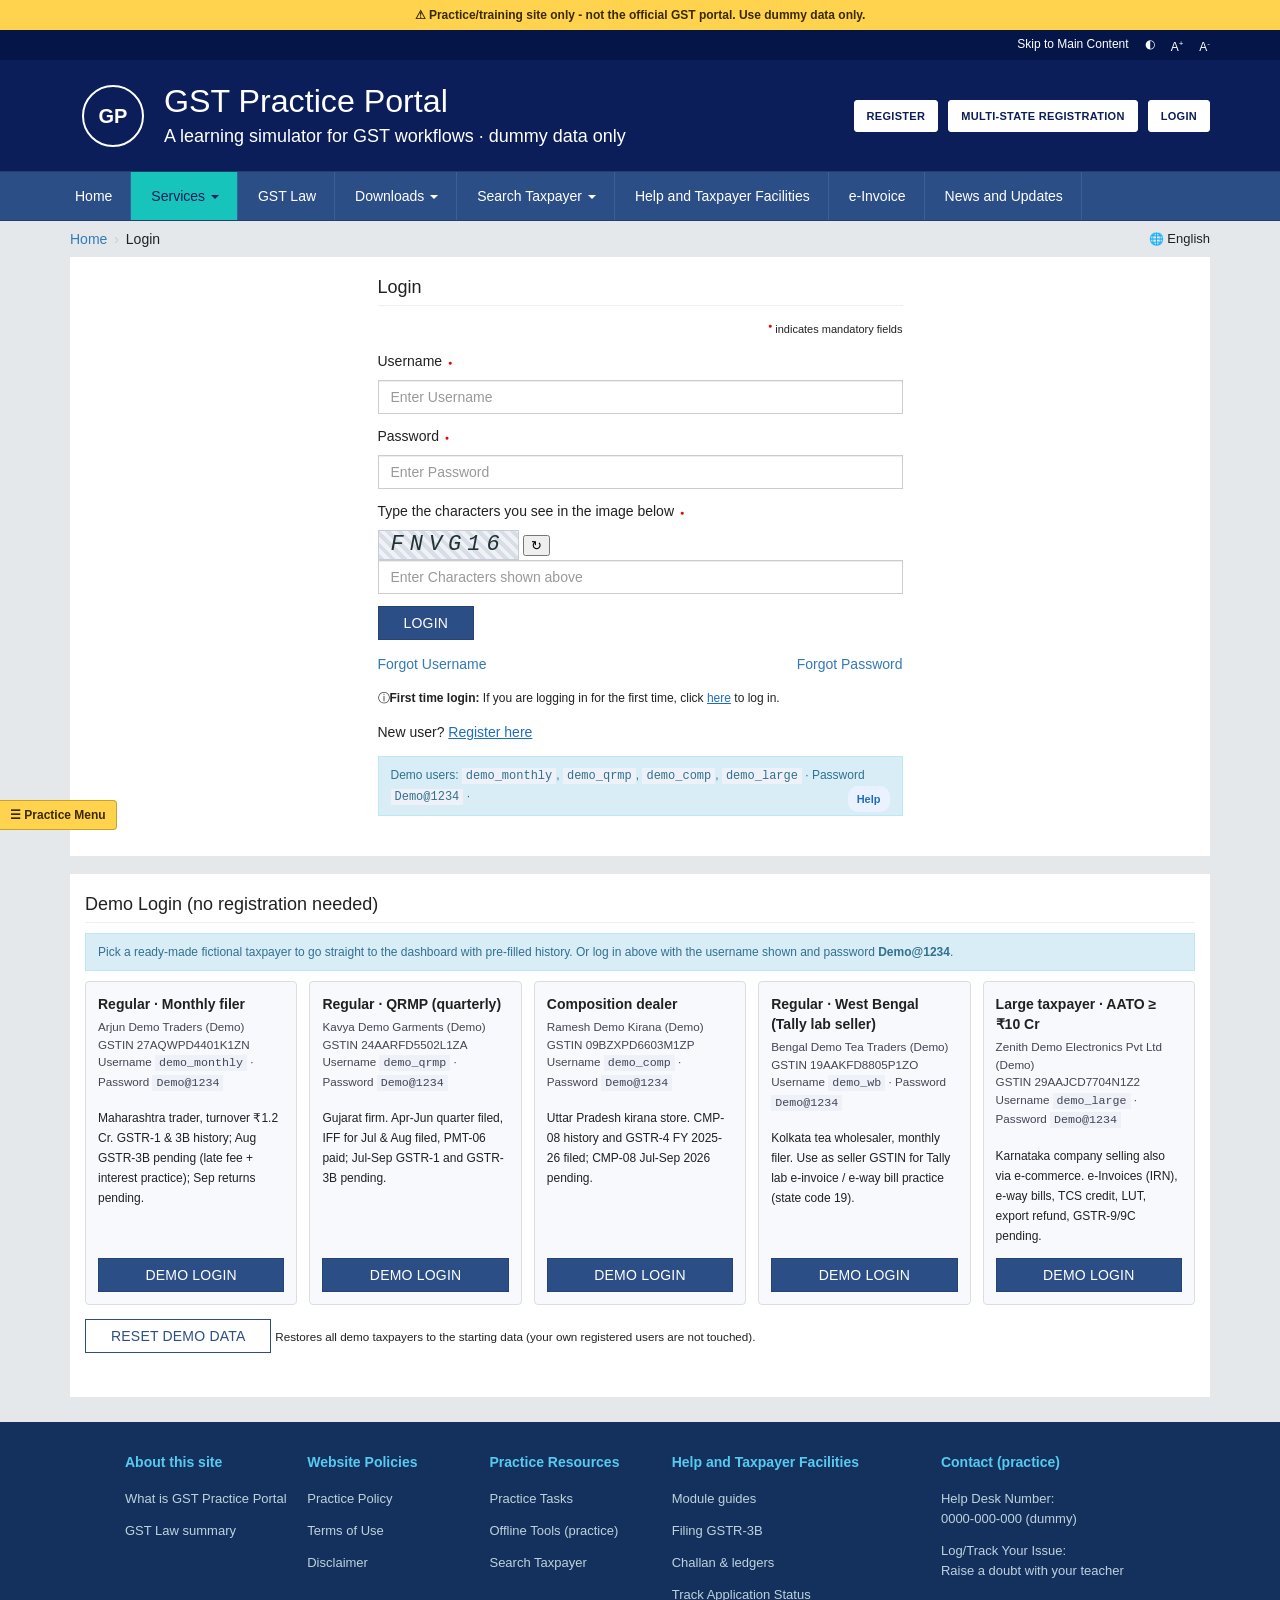
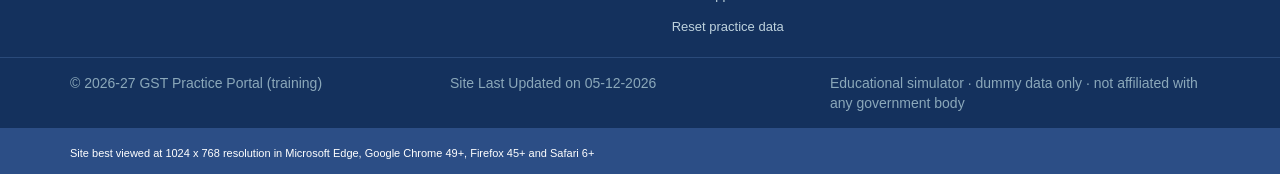
<file: login.html>
<!DOCTYPE html><html><head><meta charset="utf-8"><meta name="viewport" content="width=device-width,initial-scale=1"><title>Login - GST Practice Portal</title><link rel="stylesheet" href="style.css"></head><body>
<div class="wrap"><p class="crumb">Home › Login</p><div>
<div class="card" id="L"><div class="pform"><h2>Login</h2><p class="mandl">indicates mandatory fields</p>
<label>Username *</label><input id="u" autocomplete="off" placeholder="Enter Username"><label>Password *</label><input id="p" type="password" placeholder="Enter Password">
<label>Type the characters you see in the image below *</label><span class="cap" id="cap"></span> <button onclick="nc()">↻</button><input id="c" placeholder="Enter Characters shown above">
<p class="err" id="e"></p><button class="btn s" id="go" onclick="login()">LOGIN</button>
<p class="lnkrow"><a href="#" onclick="alert('Practice: usernames are only stored in this browser. Use Help > Reset data to start again.');return false">Forgot Username</a><a href="#" onclick="alert('Practice: passwords are only stored in this browser. Use Help > Reset data to start again.');return false">Forgot Password</a></p>
<p class="ihelp"><b>First time login:</b> If you are logging in for the first time, click <a href="#" id="firstLnk" onclick="first(1);return false">here</a> to log in.</p>
<p>New user? <a href="register.html">Register here</a></p><p class="note">Demo users: <code>demo_monthly</code>, <code>demo_qrmp</code>, <code>demo_comp</code>, <code>demo_large</code> · Password <code>Demo@1234</code> · <a class="help" href="help.html#login">Help</a></p></div></div>
<div class="card hide" id="F"><h2>New User Login</h2><label>Provisional ID / GSTIN / UIN *</label><input id="fg" oninput="this.value=this.value.toUpperCase()"><label>Password (temporary) *</label><input id="fp" type="password">
<label>Type the characters you see *</label><span class="cap" id="cap2"></span><input id="fc"><p class="err" id="fe"></p><button class="btn s" onclick="flogin()">LOGIN</button> <a href="#" onclick="first(0);return false">Back to Login</a></div>
<div class="card hide" id="N"><h2>New Credentials</h2><label>New Username *</label><input id="nu"><div class="note">8-15 characters, start with a letter; letters, numbers, _ - . allowed.</div>
<label>New Password *</label><input id="np" type="password"><div class="note">8-15 characters with at least 1 uppercase, 1 lowercase, 1 number and 1 special character.</div>
<label>Re-confirm Password *</label><input id="np2" type="password"><p class="err" id="ne"></p><button class="btn s" onclick="setCred()">SUBMIT</button></div>
</div>
<div id="demoArea"></div></div>
<script src="common.js"></script><script src="sample.js"></script><script src="demo.js"></script><script>$('demoArea').innerHTML=demoBox();layout();let C,C2,FU;function nc(){C=captcha();$('cap').textContent=C;C2=captcha();$('cap2').textContent=C2}nc();
function first(on){$('L').classList.toggle('hide',!!on);$('F').classList.toggle('hide',!on);$('N').classList.add('hide')}
if(new URLSearchParams(location.search).get('first'))first(1);
function login(){if($('c').value.trim().toUpperCase()!==C){$('e').textContent='Enter valid characters shown in the image';nc();return}
const u=DB.get('users',[]).find(x=>x.user&&x.user===$('u').value.trim()&&x.pass===$('p').value);if(!u){$('e').textContent='Invalid Username or Password. Please try again.';nc();return}
sessionStorage.setItem('gpp_session',u.gstin);location.href='dashboard.html'}
function flogin(){if($('fc').value.trim().toUpperCase()!==C2){$('fe').textContent='Enter valid characters shown in the image';nc();return}
FU=DB.get('users',[]).find(x=>x.gstin===$('fg').value.trim());if(!FU||FU.tempPass!==$('fp').value){$('fe').textContent='Invalid GSTIN / temporary password';return}if(FU.user){$('fe').textContent='Credentials already created. Use normal login.';return}
$('F').classList.add('hide');$('N').classList.remove('hide')}
function setCred(){const n=$('nu').value.trim(),p=$('np').value,us=DB.get('users',[]),e=[];if(!USER_RE.test(n))e.push('Username does not meet the rules');if(us.some(x=>x.user===n))e.push('Username already exists');
if(!PASS_RE.test(p))e.push('Password does not meet the rules');if(p!==$('np2').value)e.push('Passwords do not match');$('ne').innerHTML=e.join('<br>');if(e.length)return;
const u=us.find(x=>x.gstin===FU.gstin);u.user=n;u.pass=p;DB.set('users',us);alert('Username and Password have been successfully created. You can now login.');first(0);$('u').value=n}
</script></body></html>
</file>
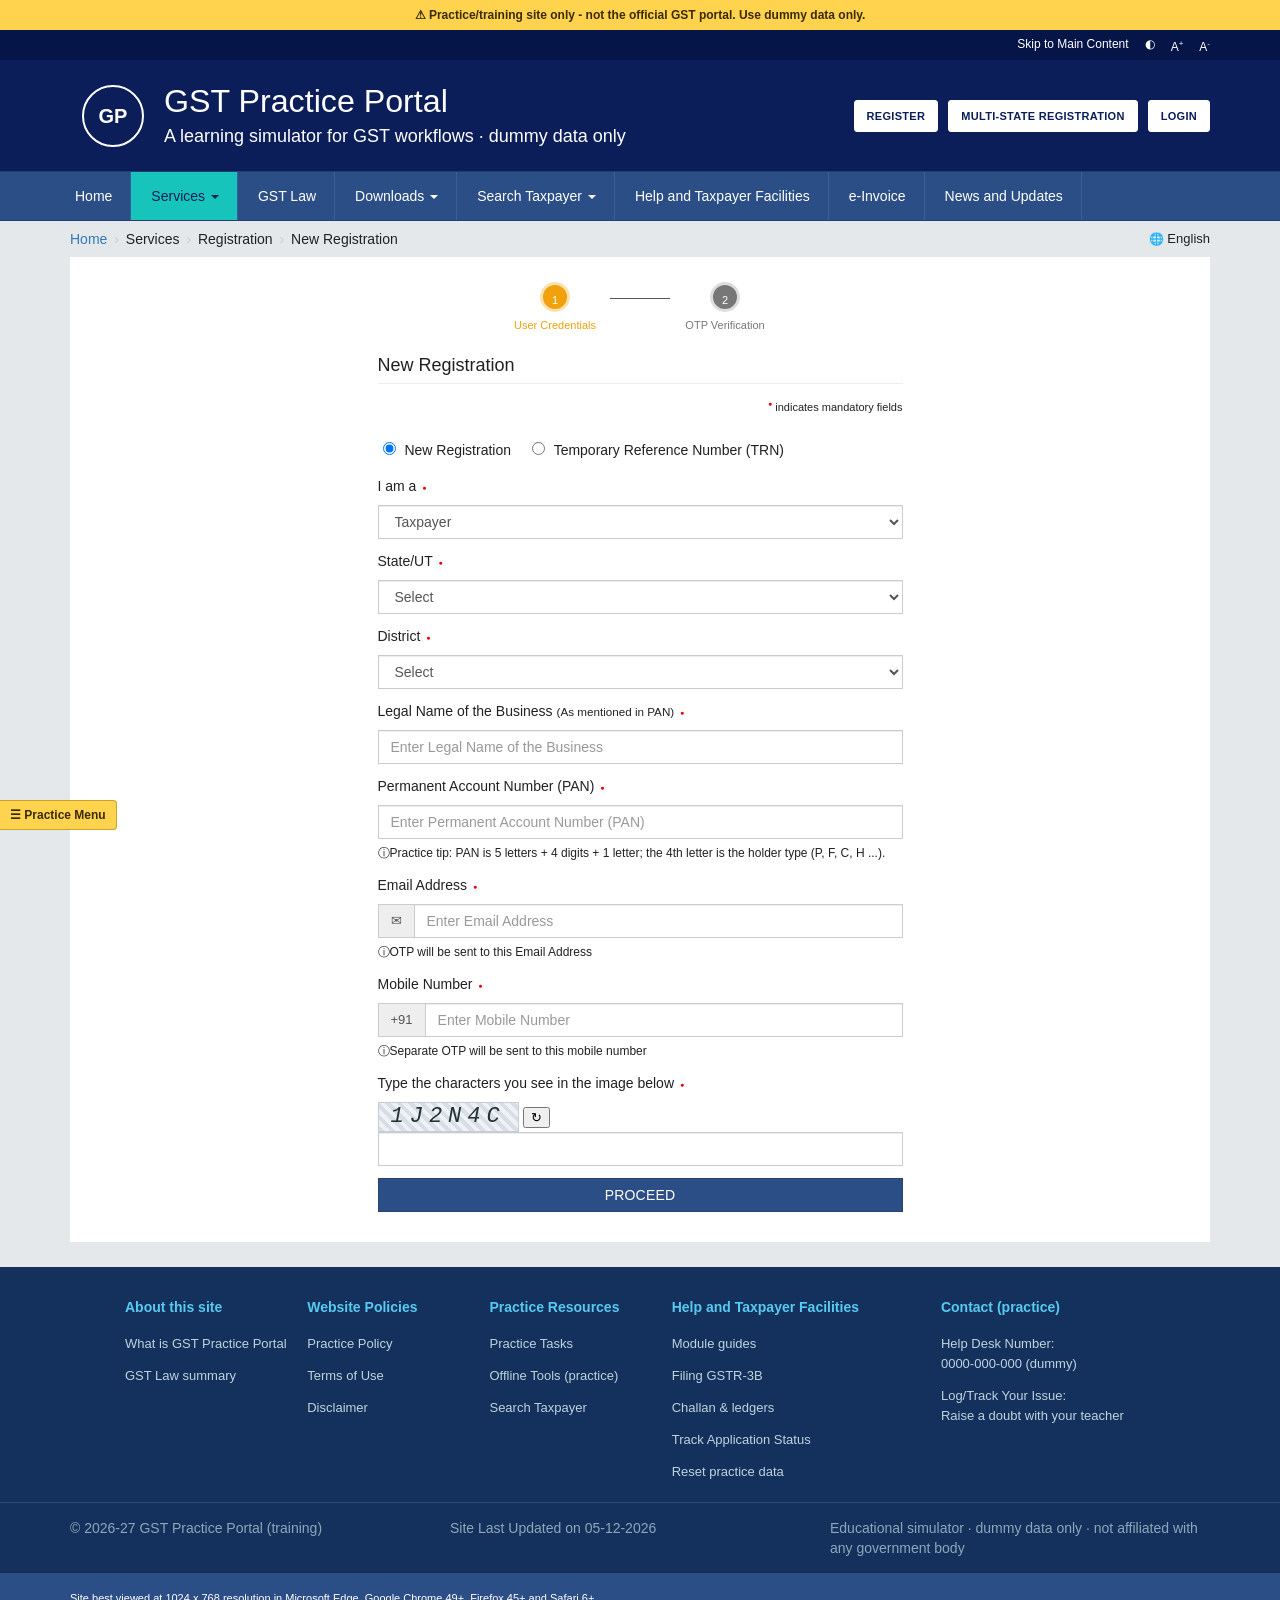
<file: register.html>
<!DOCTYPE html><html><head><meta charset="utf-8"><meta name="viewport" content="width=device-width,initial-scale=1"><title>New Registration - GST Practice Portal</title><link rel="stylesheet" href="style.css"></head><body>
<div class="wrap">
<p class="crumb">Home › Services › Registration › New Registration</p>
<!-- Part A -->
<div class="card scr" id="sA"><div class="stepper"><div class="on"><i>1</i>User Credentials</div><b></b><div><i>2</i>OTP Verification</div></div><div class="pform"><h2>New Registration</h2><p class="mandl">indicates mandatory fields</p>
<div class="inline"><label><input type="radio" name="mode" checked onchange="mode(0)"> New Registration</label><label><input type="radio" name="mode" id="mTrn" onchange="mode(1)"> Temporary Reference Number (TRN)</label></div>
<div id="partA">
<label>I am a *</label><select id="type"><option value="">Select</option><option selected>Taxpayer</option><option>Tax Deductor</option><option>Tax Collector (e-Commerce)</option><option>Non Resident Taxable Person</option></select>
<label>State/UT *</label><select id="st" onchange="distOpts()"></select><label>District *</label><select id="dist"><option value="">Select</option></select>
<label>Legal Name of the Business <small>(As mentioned in PAN)</small> *</label><input id="legal" placeholder="Enter Legal Name of the Business">
<label>Permanent Account Number (PAN) *</label><input id="pan" maxlength="10" placeholder="Enter Permanent Account Number (PAN)" oninput="this.value=this.value.toUpperCase()">
<p class="ihelp">Practice tip: PAN is 5 letters + 4 digits + 1 letter; the 4th letter is the holder type (P, F, C, H ...).</p>
<label>Email Address *</label><div class="igrp"><span>&#9993;</span><input id="email" placeholder="Enter Email Address"></div><p class="ihelp">OTP will be sent to this Email Address</p><label>Mobile Number *</label><div class="igrp"><span>+91</span><input id="mob" maxlength="10" placeholder="Enter Mobile Number"></div><p class="ihelp">Separate OTP will be sent to this mobile number</p>
<label>Type the characters you see in the image below *</label><span class="cap" id="capA"></span> <button onclick="nc('A')">↻</button><input id="cA">
<p class="err" id="eA"></p><button class="btn s" style="width:100%" onclick="partA()">PROCEED</button></div>
<div id="trnLogin" class="hide"><h3>Login with TRN</h3><label>Temporary Reference Number (TRN) *</label><input id="trnIn">
<label>Type the characters you see *</label><span class="cap" id="capT"></span> <button onclick="nc('T')">↻</button><input id="cT"><p class="err" id="eT"></p><button class="btn s" onclick="trnLogin()">PROCEED</button></div></div></div>
<div class="card scr hide" id="sMap"><h2>Existing registrations mapped to this PAN</h2><div id="mapped"></div><button class="btn s" onclick="sendOtpA()">PROCEED</button></div>
<div class="card scr hide" id="sOtp"><h2>Verify OTP</h2><div class="msg">Practice OTPs (in real life sent separately to mobile and email, valid 10 minutes):<br>Mobile OTP: <b id="o1"></b> · Email OTP: <b id="o2"></b></div>
<label>Mobile OTP *</label><input id="i1" maxlength="6"><label>Email OTP *</label><input id="i2" maxlength="6"><p class="err" id="eo"></p><button class="btn s" onclick="vOtpA()">PROCEED</button> <a href="#" onclick="sendOtpA();return false">Click here to resend the OTP</a></div>
<div class="card scr hide" id="sTrn"><h2>TRN Generated</h2><div class="msg">✅ You have successfully submitted Part A. Your Temporary Reference Number (TRN) is <b id="trnv"></b>.<br>Use the TRN to fill Part B within 15 days; otherwise the TRN and its data are purged.</div><button class="btn s" onclick="mode(1);$('trnIn').value=$('trnv').textContent;show('sA')">PROCEED</button></div>
<div class="card scr hide" id="sOtpB"><h2>Verify OTP (TRN login)</h2><div class="msg">Practice OTP (same for mobile & email): <b id="o3"></b></div><label>Mobile / Email OTP *</label><input id="i3" maxlength="6"><p class="err" id="eo3"></p><button class="btn s" onclick="vOtpB()">PROCEED</button></div>
<div class="card scr hide" id="sSaved"><h2>My Saved Applications</h2><div id="savedT"></div></div>
<!-- Part B -->
<div class="card scr hide" id="sB"><h2>Application Form — Part B<span style="float:right;font-size:13px">Profile <b id="pct">0</b>% complete</span></h2><div class="prog"><i id="bar" style="width:0"></i></div>
<div class="tabs" id="tabs"></div>
<div class="tb" data-t="Business Details"><label>Legal Name of Business</label><input id="b_legal" disabled><label>PAN</label><input id="b_pan" disabled>
<div class="row"><div><label>Trade Name *</label><input id="trade"></div><div><label>Constitution of Business *</label><select id="const"><option value="">Select</option></select></div></div>
<div class="row"><div><label>Name of the State</label><input id="b_state" disabled></div><div><label>District *</label><input id="b_dist"></div></div>
<label>Option for Composition *</label><div class="inline"><label><input type="radio" name="comp" value="No" checked onchange="compT()"> No</label><label><input type="radio" name="comp" value="Yes" onchange="compT()"> Yes</label></div>
<div id="compBox" class="hide note"><label>Category of Registered Person *</label><select id="compCat"><option>Category A - Manufacturer (1%)</option><option>Category A - Trader / other supplier of goods (1%)</option><option>Category A - Restaurant service (5%)</option><option>Category B - Person under section 10(2A), services (6%)</option></select>
<label><input type="checkbox" id="compDecl"> I hereby declare that the aforesaid business shall abide by the conditions and restrictions for composition levy.</label></div>
<div class="row"><div><label>Date of commencement of Business *</label><input type="date" id="doc"></div><div><label>Date on which liability to register arises *</label><input type="date" id="dol"></div></div>
<label>Are you applying for registration as a casual taxable person? *</label><select id="casual"><option>No</option><option>Yes</option></select>
<label>Option for registration under Rule 14A *</label><select id="r14a"><option value="">Select</option><option>No</option><option>Yes</option></select>
<label>Reason to obtain registration *</label><select id="reason"><option value="">Select</option><option>Crossing the Threshold</option><option>Inter-State supply</option><option>Voluntary Basis</option><option>E-Commerce Operator</option><option>Input Service Distributor only</option><option>Others</option></select></div>
<div class="tb" data-t="Promoter / Partners"><h4>Personal Information</h4><div class="row"><div><label>First Name *</label><input id="p_fn"></div><div><label>Middle Name</label><input id="p_mn"></div><div><label>Last Name</label><input id="p_ln"></div></div>
<div class="row"><div><label>Name of Father *</label><input id="p_father"></div><div><label>Date of Birth *</label><input type="date" id="p_dob"></div><div><label>Gender *</label><select id="p_gen"><option value="">Select</option><option>Male</option><option>Female</option><option>Others</option></select></div></div>
<div class="row"><div><label>Mobile Number *</label><input id="p_mob" maxlength="10"></div><div><label>Email Address *</label><input id="p_email"></div></div>
<h4>Identity Information</h4><div class="row"><div><label>Designation / Status *</label><input id="p_des"></div><div><label>Director Identification Number (DIN) <span id="dinReq"></span></label><input id="p_din" maxlength="8"></div></div>
<div class="row"><div><label>Are you a citizen of India? *</label><select id="p_cit"><option>Yes</option><option>No</option></select></div><div><label>Permanent Account Number (PAN) *</label><input id="p_pan" maxlength="10" oninput="this.value=this.value.toUpperCase()"></div><div><label>Aadhaar Number</label><input id="p_aad" maxlength="12"></div></div>
<h4>Residential Address</h4><div class="row"><div><label>Building No./Flat No., Road/Street *</label><input id="p_addr"></div><div><label>PIN Code *</label><input id="p_pin" maxlength="6"></div></div>
<label>Photograph (JPEG, max 100 KB)</label><input type="file" id="p_photo" accept=".jpg,.jpeg">
<label>Also Authorized Signatory</label><select id="p_as"><option>No</option><option>Yes</option></select></div>
<div class="tb" data-t="Authorized Signatory"><label><input type="checkbox" id="a_primary" checked> Primary Authorized Signatory</label><div class="note">If you selected "Also Authorized Signatory = Yes" in the Promoter tab, details are copied here automatically.</div>
<div class="row"><div><label>First Name *</label><input id="a_fn"></div><div><label>Last Name</label><input id="a_ln"></div><div><label>Designation *</label><input id="a_des"></div></div>
<div class="row"><div><label>Mobile Number *</label><input id="a_mob" maxlength="10"></div><div><label>Email Address *</label><input id="a_email"></div><div><label>PAN *</label><input id="a_pan" maxlength="10" oninput="this.value=this.value.toUpperCase()"></div></div>
<label>Proof of appointment of Authorized Signatory (PDF/JPEG, max 1 MB)</label><input type="file" id="a_proof" accept=".pdf,.jpg,.jpeg"></div>
<div class="tb" data-t="Authorized Representative"><label>Do you have any Authorized Representative? *</label><select id="r_has" onchange="$('repBox').classList.toggle('hide',this.value==='No')"><option>No</option><option>Yes</option></select>
<div id="repBox" class="hide"><label>Type of Authorized Representative</label><select id="r_type"><option>GST Practitioner</option><option>Other</option></select><label>Enrolment ID (GST Practitioner) / Name</label><input id="r_id"></div></div>
<div class="tb" data-t="Principal Place of Business"><h4>Address</h4><div class="row"><div><label>Building No./Flat No. *</label><input id="pp_bno"></div><div><label>Road / Street *</label><input id="pp_road"></div></div>
<div class="row"><div><label>City / Town / Village *</label><input id="pp_city"></div><div><label>State</label><input id="pp_state" disabled></div><div><label>PIN Code *</label><input id="pp_pin" maxlength="6"></div></div>
<div class="row"><div><label>Sector / Circle / Ward / Charge / Unit *</label><select id="pp_ward"><option value="">Select</option><option>Ward 1 (practice)</option><option>Ward 2 (practice)</option><option>Circle A (practice)</option></select></div><div><label>Center Jurisdiction *</label><select id="pp_cj"><option value="">Select</option><option>Commissionerate X / Division 1 / Range 1 (practice)</option><option>Commissionerate Y / Division 2 / Range 3 (practice)</option></select></div></div>
<h4>Contact Information</h4><div class="row"><div><label>Office Email Address *</label><input id="pp_email"></div><div><label>Office Mobile Number *</label><input id="pp_mob" maxlength="10"></div></div>
<label>Nature of possession of premises *</label><select id="pp_poss"><option value="">Select</option><option>Own</option><option>Leased</option><option>Rented</option><option>Consent</option><option>Shared</option><option>Others</option></select>
<label>Document Upload - Proof of Principal Place of Business *</label><select id="pp_doc"><option value="">Select</option><option>Electricity Bill</option><option>Legal ownership document</option><option>Municipal Khata copy</option><option>Property Tax Receipt</option><option>Rent / Lease Agreement</option><option>Consent Letter</option></select>
<input type="file" id="pp_file" accept=".pdf,.jpg,.jpeg"><div class="note">Practice: any small file is accepted (PDF/JPEG up to 1 MB). Nothing is uploaded anywhere.</div>
<label>Nature of Business Activity being carried out at above mentioned premises * (select at least one)</label><div class="inline" id="pp_nat"></div>
<label>Have Additional Place of Business</label><select id="pp_apob"><option>No</option><option>Yes</option></select></div>
<div class="tb" data-t="Additional Places of Business"><div id="apobOff" class="note">You selected "No" for Additional Place of Business in the Principal Place of Business tab.</div><div id="apobOn"><label>Number of additional places</label><input type="number" id="ap_n" value="1" min="1" max="9999"><label>Address(es)</label><textarea id="ap_addr"></textarea></div></div>
<div class="tb" data-t="Goods and Services"><div class="note">Add up to 5 goods (HSN) and 5 services (SAC). Type a code or a word and pick from the list.</div>
<label>Search HSN Chapter by Name or Code</label><input id="hsnq" oninput="$('hsnr').innerHTML=pickHSN(this.value)"><div id="hsnr"></div><p>Selected: <b id="hsnSel"></b></p></div>
<div class="tb" data-t="State Specific Information"><label>Professional Tax Employee Code (EC) No.</label><input id="ss_ec"><label>Professional Tax Registration Certificate (RC) No.</label><input id="ss_rc"><label>State Excise License No.</label><input id="ss_exc"><label>Name of the person in whose name Excise License is held</label><input id="ss_excn"></div>
<div class="tb" data-t="Aadhaar Authentication"><label>Do you want to opt for Aadhaar Authentication of the Promoter/Partner and Primary Authorized Signatory? *</label><select id="aad"><option>Yes</option><option>No</option></select>
<div class="note">Yes: after submission an authentication link (simulated here) must be completed before the ARN is generated. No: in real life you would need biometric/document verification at a facilitation centre (simulated here). If Rule 14A = Yes, Aadhaar authentication must be Yes.</div></div>
<div class="tb" data-t="Verification"><label><input type="checkbox" id="decl"> I hereby solemnly affirm and declare that the information given herein above is true and correct to the best of my knowledge and belief and nothing has been concealed therefrom.</label>
<div class="row"><div><label>Name of Authorized Signatory *</label><select id="v_as"></select></div><div><label>Place *</label><input id="v_place"></div></div>
<p class="err" id="eB"></p><button class="btn" id="regDsc" onclick="const p=prompt('Practice DSC (simulated): select the registered Class 3 certificate and enter token PIN (4-8 digits)');if(p===null)return;if(!/^\d{4,8}$/.test(p))return alert('Invalid PIN');window._sigMode='DSC';submitEVC()">SUBMIT WITH DSC</button> <button class="btn" id="regEsign" onclick="const o=String(100000+Math.floor(Math.random()*899999));const p=prompt('Practice e-Signature (simulated Aadhaar OTP) sent to the mobile linked with Aadhaar is '+o+'. Enter OTP:');if(p===null)return;if(p!==o)return alert('Invalid OTP');window._sigMode='E-Signature';submitEVC()">SUBMIT WITH E-SIGNATURE</button> <button class="btn s" onclick="submitEVC()">SUBMIT WITH EVC</button></div>
<p class="err" id="eTab"></p><button class="btn" onclick="prevTab()">BACK</button> <button class="btn s" id="saveBtn" onclick="saveTab()">SAVE &amp; CONTINUE</button></div>
<div class="card scr hide" id="sEvc"><h2>Submit with EVC</h2><div class="msg">Practice EVC OTP sent to the Authorized Signatory: <b id="o4"></b></div><label>Enter OTP *</label><input id="i4"><p class="err" id="eo4"></p><button class="btn s" onclick="vEvc()">VALIDATE OTP</button></div>
<div class="card scr hide" id="sAad"><h2>Aadhaar Authentication (simulated e-KYC link)</h2><p>In real life a link is sent to the Promoter and Primary Authorized Signatory. Here you complete it directly.</p>
<label><input type="checkbox" id="aadCons"> I give consent for Aadhaar authentication (practice)</label><label>Aadhaar Number / VID (any 12 dummy digits) *</label><input id="aadNo" maxlength="12"><div class="msg">Practice Aadhaar OTP: <b id="o5"></b></div><label>OTP *</label><input id="i5"><p class="err" id="eo5"></p><button class="btn s" onclick="vAad()">VALIDATE OTP</button></div>
<div class="card scr hide" id="sDone"><h2>Application Submitted</h2><div class="msg">✅ Your application has been successfully submitted. Application Reference Number (ARN): <b id="arnv"></b><br>Status: <span class="st Pending">Pending for Processing</span><br>In real life the acknowledgement is sent by email/SMS within 15 minutes.</div>
<p>Next: go to <a href="track.html" id="trackLnk">Services › Registration › Track Application Status</a> to follow the application and simulate the tax officer's approval.</p></div>
</div>
<script src="common.js"></script><script src="sample.js"></script><script>
layout();
const scr=[...document.querySelectorAll('.scr')];function show(id){scr.forEach(s=>s.classList.toggle('hide',s.id!==id));scrollTo(0,0)}
function distOpts(){const c=$('st').value,n=STATES[c]||'';$('dist').innerHTML='<option value="">Select</option>'+(c?[(typeof CITY!=='undefined'&&CITY[c]?CITY[c][0]:n+' City'),n+' North',n+' South',n+' Central','Other district (practice)'].map(d=>`<option>${d}</option>`).join(''):'')}
$('st').innerHTML='<option value="">Select</option>'+Object.entries(STATES).map(([c,n])=>`<option value="${c}">${n}</option>`).join('');
$('const').innerHTML+=Object.keys(CONST_PAN).map(c=>`<option>${c}</option>`).join('');
$('pp_nat').innerHTML=['Bonded Warehouse','EOU / STP / EHTP','Export','Factory / Manufacturing','Import','Supplier of Services','Leasing Business','Office / Sale Office','Recipient of Goods or Services','Retail Business','Warehouse / Depot','Wholesale Business','Works Contract'].map(n=>`<label><input type="checkbox" value="${n}"> ${n}</label>`).join('');
const C={};function nc(k){C[k]=captcha();$('cap'+k).textContent=C[k]}nc('A');nc('T');
function mode(m){$('partA').classList.toggle('hide',m===1);$('trnLogin').classList.toggle('hide',m===0);$('mTrn').checked=m===1;if(m===0)document.querySelector('[name=mode]').checked=true}
let A,O={},APP;const apps=()=>DB.get('apps',[]),saveApp=a=>{const l=apps(),i=l.findIndex(x=>x.trn===a.trn);if(i<0)l.push(a);else l[i]=a;DB.set('apps',l)};
function partA(){const p=$('pan').value.trim(),e=[];
if(!$('st').value)e.push('Select State / UT');if(!$('dist').value.trim())e.push('District is required');if(!/^[A-Za-z0-9 .&'()-]{3,99}$/.test($('legal').value.trim()))e.push('Legal Name: 3-99 characters');
if(!PAN_RE.test(p))e.push('Enter a valid PAN (4th character must be a valid holder type)');if(!/^[^@\s]+@[^@\s]+\.[a-z]{2,}$/i.test($('email').value))e.push('Enter a valid Email Address');
if(!/^[6-9]\d{9}$/.test($('mob').value))e.push('Enter a valid 10-digit Indian Mobile Number');if($('cA').value.trim().toUpperCase()!==C.A)e.push('Enter valid characters shown in the image');
if(typeof SAMPLE!=='undefined'&&SAMPLE.some(s=>s.pan===p))e.push('This PAN belongs to the built-in sample taxpayers; please use your own dummy PAN');if(apps().some(a=>a.A.pan===p&&a.A.state===$('st').value&&a.status!=='Rejected'))e.push('An application/registration already exists for this PAN in the selected State (practice rule)');
$('eA').innerHTML=e.join('<br>');if(e.length){nc('A');return}
A={type:$('type').value,state:$('st').value,dist:$('dist').value.trim(),legal:$('legal').value.trim(),pan:p,email:$('email').value.trim(),mob:$('mob').value};
const m=DB.get('users',[]).filter(u=>u.pan===p);if(m.length){$('mapped').innerHTML=`<table><tr><th>GSTIN</th><th>State</th><th>Status</th></tr>${m.map(u=>`<tr><td>${u.gstin}</td><td>${STATES[u.state]}</td><td><span class="st Approved">${u.status}</span></td></tr>`).join('')}</table>`;show('sMap')}else sendOtpA()}
function sendOtpA(){O.m=rnd(6);O.e=rnd(6);while(O.e===O.m)O.e=rnd(6);$('o1').textContent=O.m;$('o2').textContent=O.e;show('sOtp')}
function vOtpA(){if($('i1').value!==O.m||$('i2').value!==O.e){$('eo').textContent='Invalid OTP. Please enter the correct Mobile and Email OTP.';return}
const d=new Date();const trn=rnd(12)+'TRN';APP={trn,A,status:'Draft',created:today(),expiry:new Date(Date.now()+15*864e5).toISOString().slice(0,10),B:{},done:[]};saveApp(APP);$('trnv').textContent=trn;show('sTrn')}
function trnLogin(){const t=$('trnIn').value.trim().toUpperCase();if($('cT').value.trim().toUpperCase()!==C.T){$('eT').textContent='Enter valid characters shown in the image';nc('T');return}
APP=apps().find(a=>a.trn===t);if(!APP){$('eT').textContent='Invalid TRN';return}O.b=rnd(6);$('o3').textContent=O.b;show('sOtpB')}
function vOtpB(){if($('i3').value!==O.b){$('eo3').textContent='Invalid OTP';return}renderSaved();show('sSaved')}
function renderSaved(){$('savedT').innerHTML=`<table><tr><th>Form No.</th><th>Form Description</th><th>Date of creation</th><th>Status</th><th>Expiry date</th><th>Action</th></tr><tr><td>GST REG-01</td><td>Application for New Registration</td><td>${APP.created}</td><td><span class="st ${APP.status==='Draft'?'Draft':'Pending'}">${APP.status}</span></td><td>${APP.expiry}</td><td>${APP.status==='Draft'?'<button class="btn s" onclick="openB()">✎ Edit</button>':'ARN '+APP.arn}</td></tr></table>
<div class="note">If the application is not submitted within 15 days of TRN generation, the TRN and all its data are purged.</div>`}
/* Part B */
const tbs=[...document.querySelectorAll('.tb')];let cur=0,hsnSel=[];
function openB(){const a=APP.A;$('b_legal').value=a.legal;$('b_pan').value=a.pan;$('b_state').value=STATES[a.state];$('pp_state').value=STATES[a.state];$('b_dist').value=a.dist;
$('pp_email').value=a.email;$('pp_mob').value=a.mob;fillFrom(APP.B);renderTabs();tab(0);show('sB')}
function renderTabs(){$('tabs').innerHTML=tbs.map((t,i)=>`<button onclick="tab(${i})" class="${i===cur?'on':''}">${t.dataset.t} ${APP.done.includes(i)?'<span class="tick">✔</span>':''}</button>`).join('');const p=Math.round(APP.done.length/tbs.length*100);$('pct').textContent=p;$('bar').style.width=p+'%'}
function tab(i){cur=i;tbs.forEach((t,j)=>t.classList.toggle('hide',i!==j));renderTabs();$('eTab').textContent='';$('saveBtn').classList.toggle('hide',i===tbs.length-1);
if(i===2&&$('p_as').value==='Yes'){$('a_fn').value=$('p_fn').value;$('a_ln').value=$('p_ln').value;$('a_des').value=$('p_des').value;$('a_mob').value=$('p_mob').value;$('a_email').value=$('p_email').value;$('a_pan').value=$('p_pan').value}
if(i===5){const on=$('pp_apob').value==='Yes';$('apobOff').classList.toggle('hide',on);$('apobOn').classList.toggle('hide',!on)}
if(i===9){$('v_as').innerHTML=`<option>${esc(($('a_fn').value+' '+$('a_ln').value).trim())}</option>`}
const k=$('const').value;$('dinReq').textContent=/Company/.test(k)?'* (mandatory for companies)':'(not mandatory)'}
function prevTab(){if(cur>0)tab(cur-1)}
function compT(){$('compBox').classList.toggle('hide',radio('comp')!=='Yes')}
const radio=n=>(document.querySelector(`[name=${n}]:checked`)||{}).value;
function pickHSN(q){if(q.length<2)return '';return HSN.filter(h=>h[0].startsWith(q)||h[1].toLowerCase().includes(q.toLowerCase())).map(h=>`<button class="btn" style="margin:2px" onclick="addHSN('${h[0]}')">${h[0]} - ${h[1]}</button>`).join('')||'No Results Found'}
function addHSN(c){const isS=c.startsWith('99'),n=hsnSel.filter(x=>x.startsWith('99')===isS).length;if(!hsnSel.includes(c)){if(n>=5)return alert('Maximum 5 '+(isS?'services':'goods'));hsnSel.push(c)}$('hsnSel').innerHTML=hsnSel.map(x=>`${x} <a href="#" onclick="hsnSel=hsnSel.filter(y=>y!=='${x}');$('hsnSel').textContent=hsnSel.join(', ');return false">✕</a>`).join(', ')}
const ids=()=>[...document.querySelectorAll('#sB input:not([type=file]):not([type=radio]):not([disabled]),#sB select,#sB textarea')].filter(e=>e.id);
function collect(){const o={};ids().forEach(e=>o[e.id]=e.type==='checkbox'?e.checked:e.value);o.comp=radio('comp');o.nat=[...document.querySelectorAll('#pp_nat input:checked')].map(x=>x.value);o.hsn=hsnSel;return o}
function fillFrom(o){ids().forEach(e=>{if(o[e.id]!==undefined){if(e.type==='checkbox')e.checked=o[e.id];else e.value=o[e.id]}});if(o.comp)document.querySelector(`[name=comp][value=${o.comp}]`).checked=true;compT();
(o.nat||[]).forEach(v=>{const c=document.querySelector(`#pp_nat input[value="${v}"]`);if(c)c.checked=true});hsnSel=o.hsn||[];$('hsnSel').textContent=hsnSel.join(', ');$('repBox').classList.toggle('hide',$('r_has').value==='No')}
function fileOk(id,kb){const fl=$(id).files[0];return !fl||fl.size<=kb*1024}
function validate(i){const v=id=>$(id).value.trim(),e=[],pan=APP.A.pan;
if(i===0){if(!v('trade'))e.push('Trade Name is required');if(!v('const'))e.push('Select Constitution of Business');else if(!CONST_PAN[v('const')].includes(pan[3]))e.push(`Constitution of Business does not match PAN holder type "${pan[3]}" (CBDT validation, simulated)`);
if(!v('b_dist'))e.push('District is required');if(radio('comp')==='Yes'&&!$('compDecl').checked)e.push('Accept the composition declaration');if(!v('doc'))e.push('Date of commencement is required');if(!v('dol'))e.push('Date on which liability arises is required');
if(v('doc')>today())e.push('Date of commencement cannot be a future date (practice rule)');if(!v('r14a'))e.push('Select an option under Rule 14A');if(!v('reason'))e.push('Select Reason to obtain registration');if(v('reason')==='Input Service Distributor only'&&v('r14a')==='Yes')e.push('ISD only is not allowed with Rule 14A = Yes')}
if(i===1){if(!v('p_fn'))e.push('First Name');if(!v('p_father'))e.push('Name of Father');if(!v('p_dob'))e.push('Date of Birth');else{const a=(Date.now()-new Date(v('p_dob')))/315576e5;if(a<18)e.push('Promoter must be at least 18 years old')}if(!v('p_gen'))e.push('Gender');
if(!/^[6-9]\d{9}$/.test(v('p_mob')))e.push('Valid Mobile Number');if(!/^\S+@\S+\.\S+$/.test(v('p_email')))e.push('Valid Email');if(!v('p_des'))e.push('Designation / Status');
if(/Company/.test(v('const'))&&!/^\d{8}$/.test(v('p_din')))e.push('DIN (8 digits) is mandatory for companies');if(!PAN_RE.test(v('p_pan')))e.push('Valid Promoter PAN');if(v('p_aad')&&!/^\d{12}$/.test(v('p_aad')))e.push('Aadhaar must be 12 digits');
if(!v('p_addr'))e.push('Residential address');if(!/^[1-9]\d{5}$/.test(v('p_pin')))e.push('Valid 6-digit PIN Code');if(!fileOk('p_photo',100))e.push('Photograph must be ≤ 100 KB')}
if(i===2){if(!v('a_fn'))e.push('First Name');if(!v('a_des'))e.push('Designation');if(!/^[6-9]\d{9}$/.test(v('a_mob')))e.push('Valid Mobile');if(!/^\S+@\S+\.\S+$/.test(v('a_email')))e.push('Valid Email');if(!PAN_RE.test(v('a_pan')))e.push('Valid PAN');if(!fileOk('a_proof',1024))e.push('Proof must be ≤ 1 MB')}
if(i===3&&v('r_has')==='Yes'&&!v('r_id'))e.push('Enter Enrolment ID / Name of the representative');
if(i===4){if(!v('pp_bno'))e.push('Building No.');if(!v('pp_road'))e.push('Road / Street');if(!v('pp_city'))e.push('City');if(!/^[1-9]\d{5}$/.test(v('pp_pin')))e.push('Valid PIN Code');if(!v('pp_ward'))e.push('Sector/Circle/Ward');if(!v('pp_cj'))e.push('Center Jurisdiction');
if(!/^\S+@\S+\.\S+$/.test(v('pp_email')))e.push('Office Email');if(!/^[6-9]\d{9}$/.test(v('pp_mob')))e.push('Office Mobile');if(!v('pp_poss'))e.push('Nature of possession');if(!v('pp_doc'))e.push('Proof document type');if(!fileOk('pp_file',1024))e.push('Document must be ≤ 1 MB');
if(!document.querySelector('#pp_nat input:checked'))e.push('Select at least one Nature of Business Activity')}
if(i===5&&$('pp_apob').value==='Yes'&&!v('ap_addr'))e.push('Enter address of additional place(s)');
if(i===6&&!hsnSel.length)e.push('Add at least one HSN / SAC code');
if(i===8&&v('r14a')==='Yes'&&v('aad')==='No')e.push('Aadhaar authentication is mandatory when Rule 14A is Yes');
return e}
function saveTab(){const e=validate(cur);if(e.length){$('eTab').innerHTML='Please correct: '+e.join(', ');return}APP.B=collect();if(!APP.done.includes(cur))APP.done.push(cur);saveApp(APP);if(cur<tbs.length-1)tab(cur+1)}
let EV;function submitEVC(){const e=[];for(let i=0;i<tbs.length-1;i++){if(validate(i).length)e.push(tbs[i].dataset.t)}if(!$('decl').checked)e.push('Verification declaration');if(!$('v_place').value.trim())e.push('Place');
$('eB').innerHTML=e.length?'Complete / correct these sections first: '+e.join(', '):'';if(e.length){window._sigMode=null;return}APP.B=collect();APP.done=tbs.map((_,i)=>i);APP.sig=window._sigMode||'EVC';saveApp(APP);if(window._sigMode){/* signed with DSC / e-Signature: no separate EVC OTP step */window._sigMode=null;EV='';$('i4').value='';vEvc();return}EV=rnd(6);$('o4').textContent=EV;show('sEvc')}
function finish(){const d=new Date();APP.arn='AA'+APP.A.state+String(d.getMonth()+1).padStart(2,'0')+String(d.getFullYear()).slice(2)+rnd(6)+'X';APP.status='Pending for Processing';APP.submitted=today();APP.aadhaar=APP.B.aad==='Yes'?'Authenticated (simulated)':'Biometric/document verification (simulated)';saveApp(APP);
$('arnv').textContent=APP.arn;$('trackLnk').href='track.html?arn='+APP.arn;show('sDone')}
function vEvc(){if($('i4').value!==EV){$('eo4').textContent='Invalid OTP';return}APP.status='Pending for Validation';saveApp(APP);if(APP.B.aad==='Yes'){O.a=rnd(6);$('o5').textContent=O.a;show('sAad')}else{alert('Aadhaar authentication not opted. In real life you must visit the designated facilitation centre for biometric/document verification within 15 days. Simulated as completed.');finish()}}
function vAad(){if(!$('aadCons').checked||!/^\d{12}$/.test($('aadNo').value)||$('i5').value!==O.a){$('eo5').textContent='Give consent, enter 12-digit Aadhaar/VID and correct OTP';return}finish()}
</script></body></html>
</file>
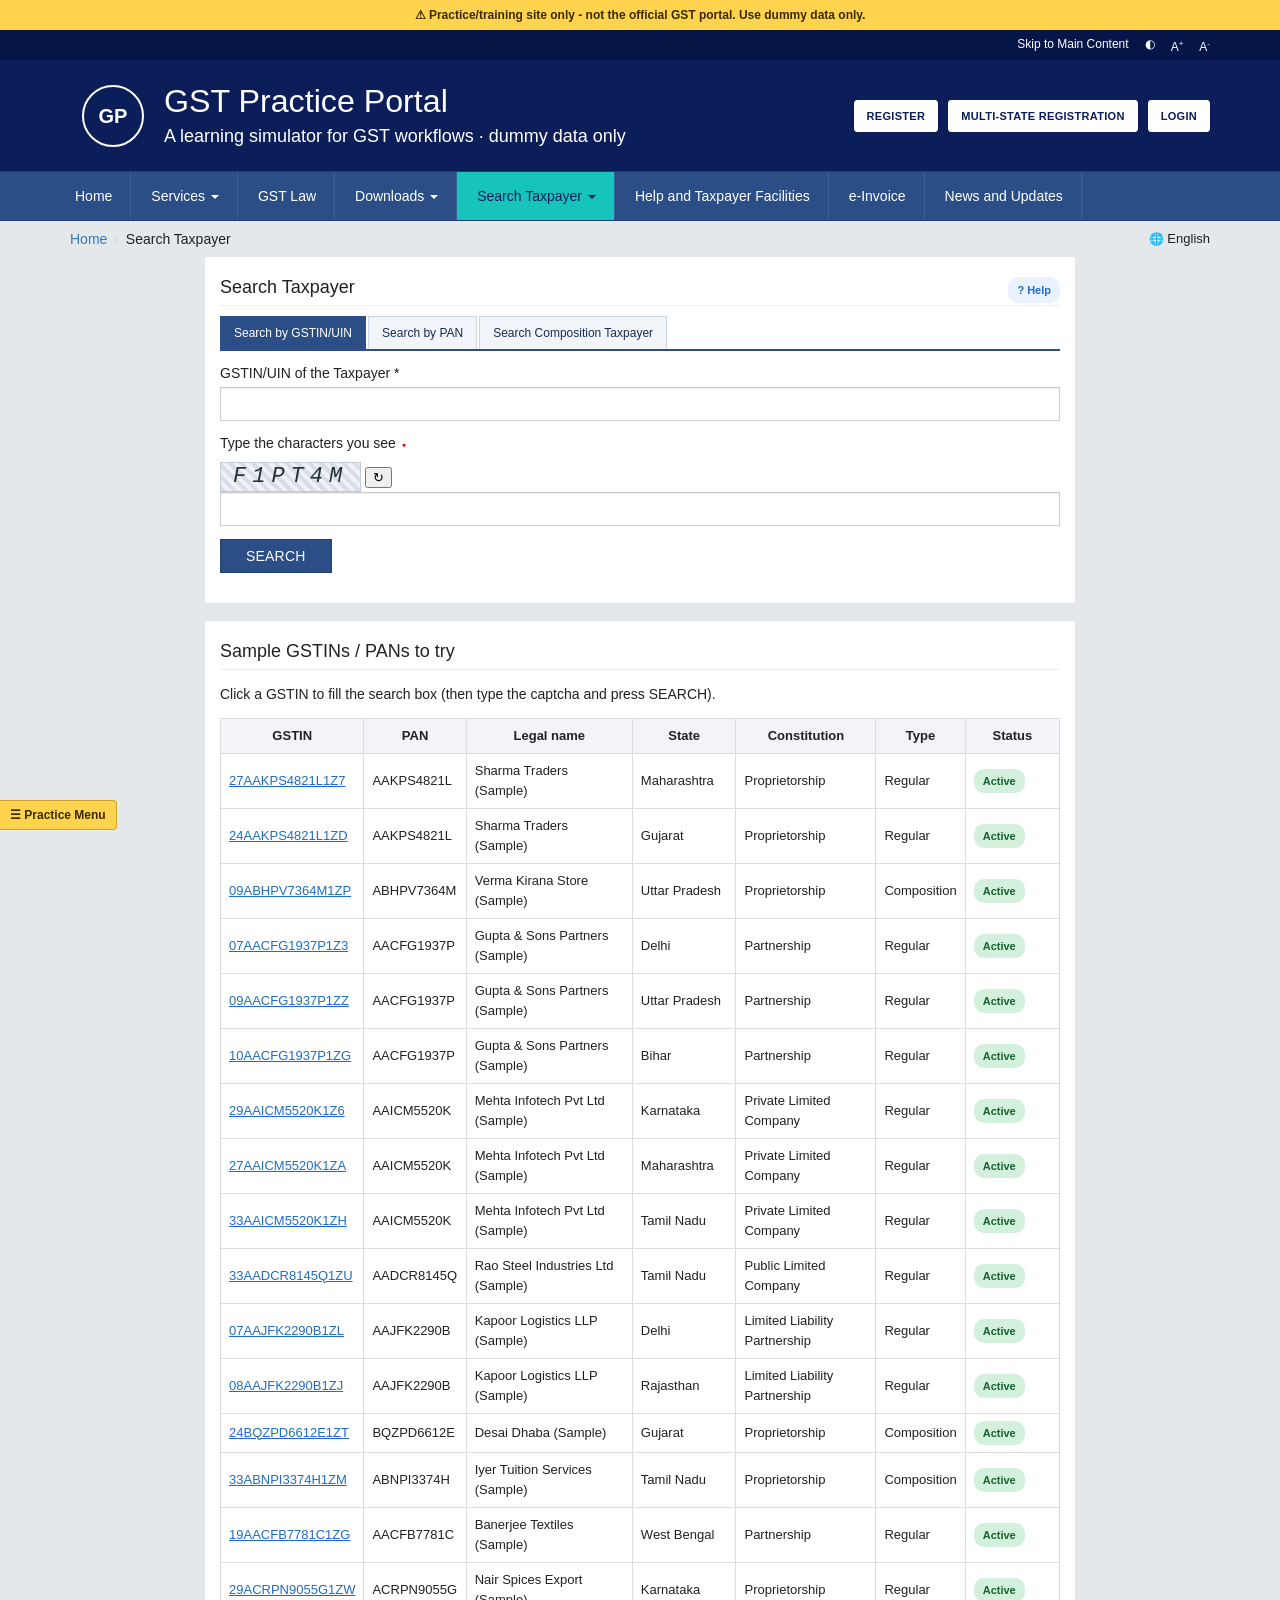
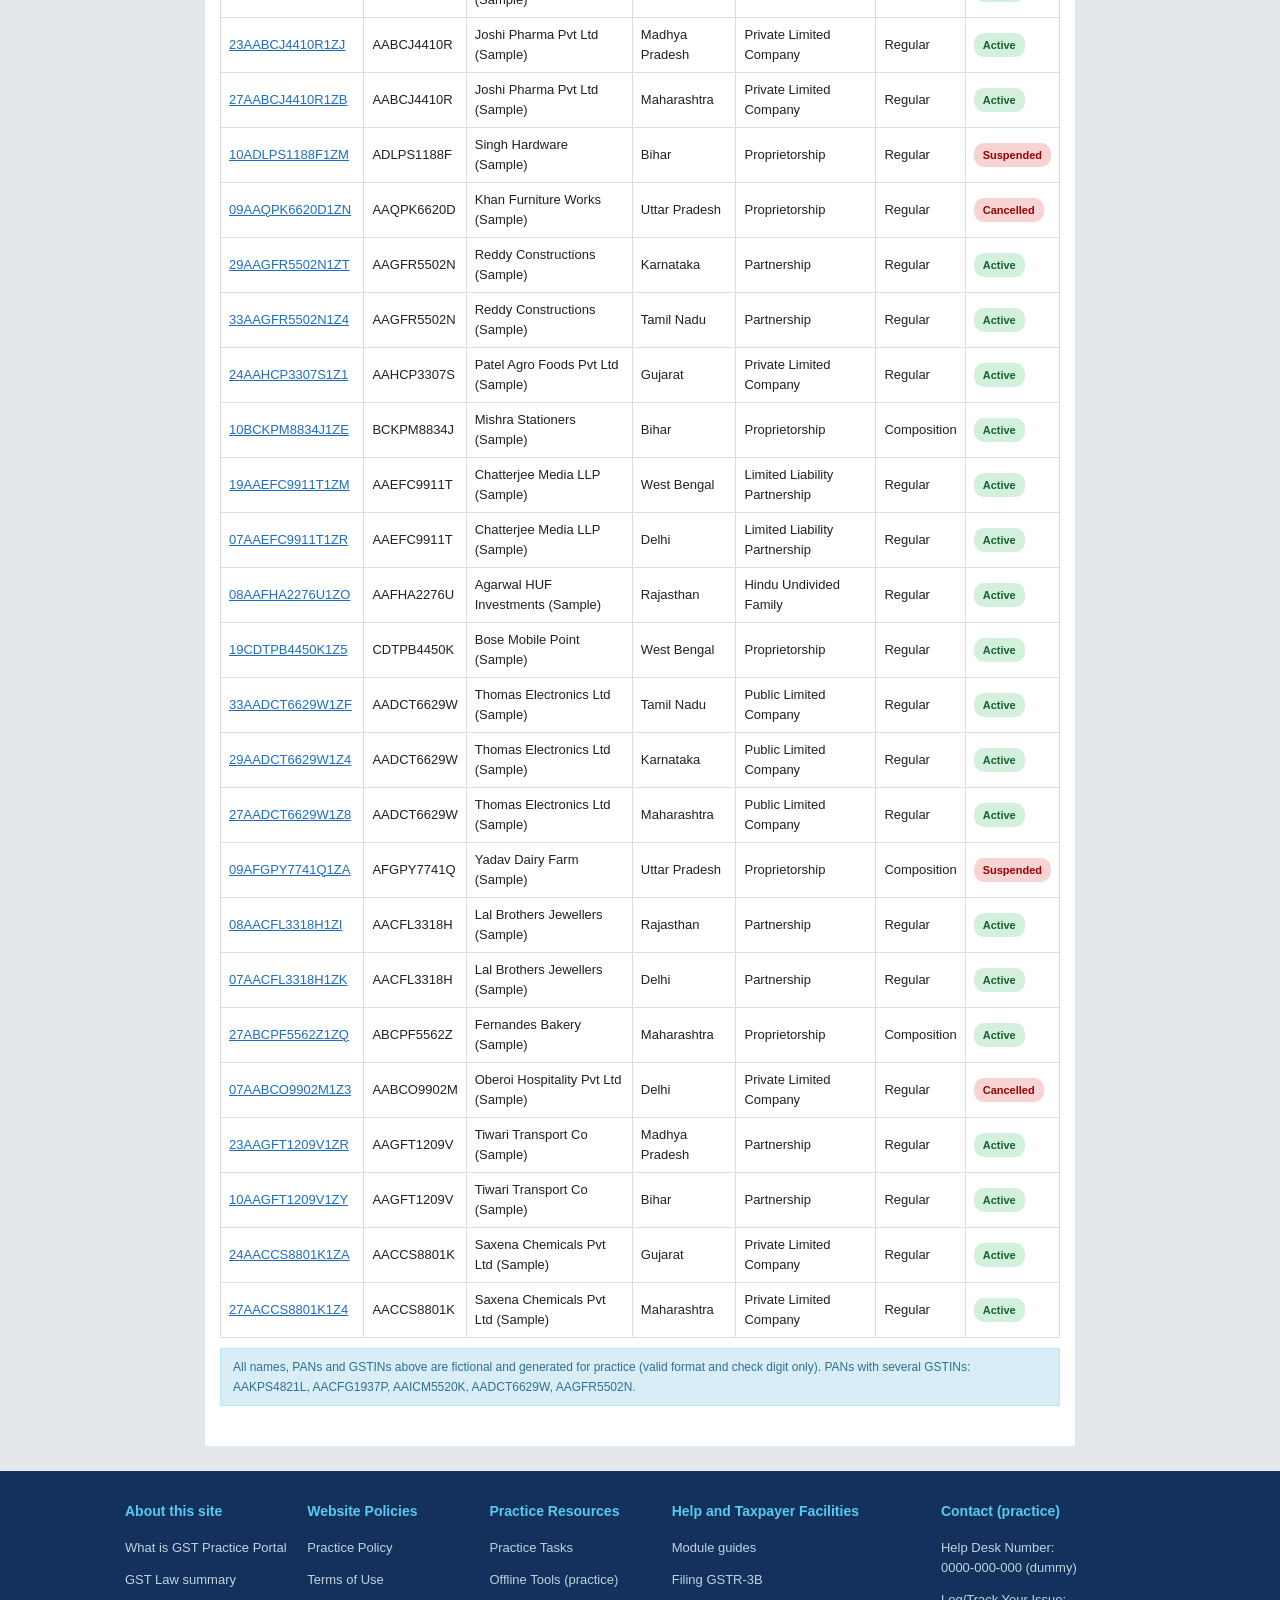
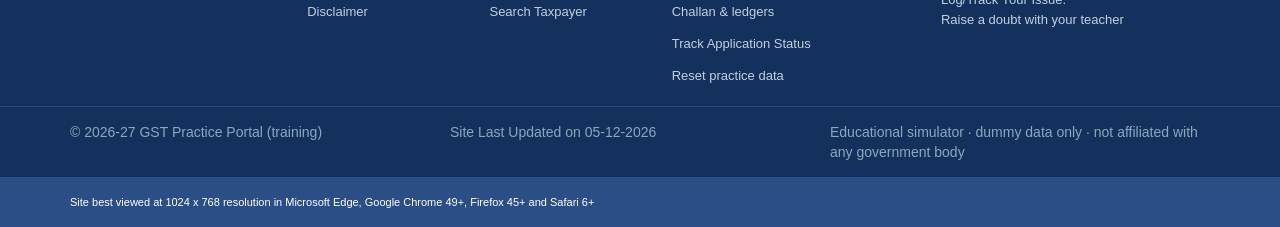
<file: search.html>
<!DOCTYPE html><html><head><meta charset="utf-8"><meta name="viewport" content="width=device-width,initial-scale=1"><title>Search Taxpayer - GST Practice Portal</title><link rel="stylesheet" href="style.css"></head><body>
<div class="wrap" style="max-width:900px"><div class="card"><h2>Search Taxpayer <a class="help" href="help.html#search">? Help</a></h2>
<div class="tabs"><button id="t_gstin" onclick="tb('gstin')">Search by GSTIN/UIN</button><button id="t_pan" onclick="tb('pan')">Search by PAN</button><button id="t_comp" onclick="tb('comp')">Search Composition Taxpayer</button></div>
<label id="ql">GSTIN/UIN of the Taxpayer *</label><input id="q" oninput="this.value=this.value.toUpperCase()"><label>Type the characters you see *</label><span class="cap" id="cap"></span> <button onclick="nc()">↻</button><input id="c">
<p class="err" id="e"></p><button class="btn s" onclick="go()">SEARCH</button><div id="res"></div></div><div class="card" id="samples"><h3>Sample GSTINs / PANs to try</h3><p>Click a GSTIN to fill the search box (then type the captcha and press SEARCH).</p><div id="slist"></div></div></div>
<script src="common.js"></script><script src="sample.js"></script><script>layout();let C,M='gstin';function nc(){C=captcha();$('cap').textContent=C}nc();
function tb(m){M=m;['gstin','pan','comp'].forEach(x=>$('t_'+x).classList.toggle('on',x===m));$('ql').textContent=m==='pan'?'Permanent Account Number (PAN) *':'GSTIN/UIN of the Taxpayer *';$('res').innerHTML=''}
$('slist').innerHTML=sampleList();window.trySample=(g,p)=>{$('q').value=M==='pan'?p:g;$('c').focus();scrollTo(0,0)};tb(['gstin','pan','comp'].includes(location.hash.slice(1))?location.hash.slice(1):'gstin');window.onhashchange=()=>$('slist').innerHTML=sampleList();window.trySample=(g,p)=>{$('q').value=M==='pan'?p:g;$('c').focus();scrollTo(0,0)};tb(['gstin','pan','comp'].includes(location.hash.slice(1))?location.hash.slice(1):'gstin');
function go(){if($('c').value.trim().toUpperCase()!==C){$('e').textContent='Enter valid characters shown in the image';nc();return}$('e').textContent='';nc();$('c').value='';const v=$('q').value;$('res').innerHTML='<br>'+(M==='gstin'?searchTP(v):M==='pan'?searchPAN(v):searchComp(v))}
</script></body></html>
</file>
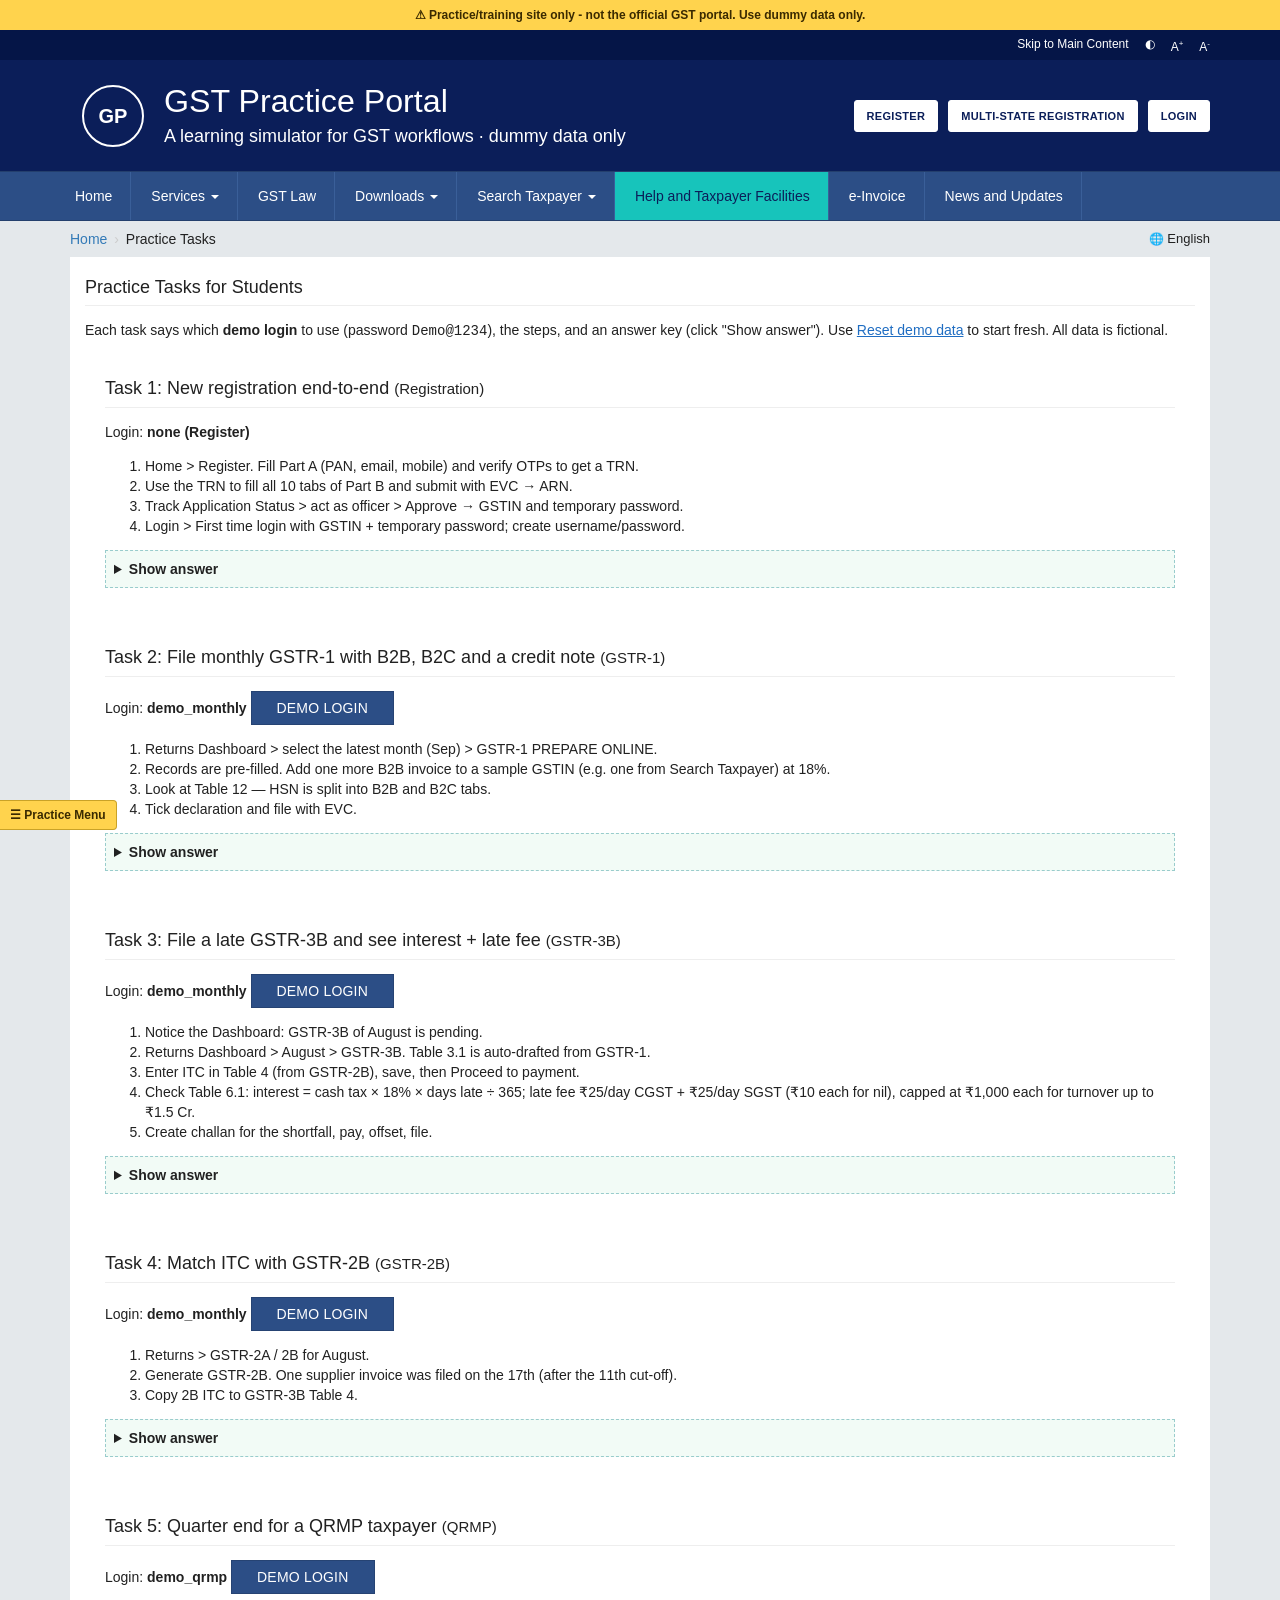
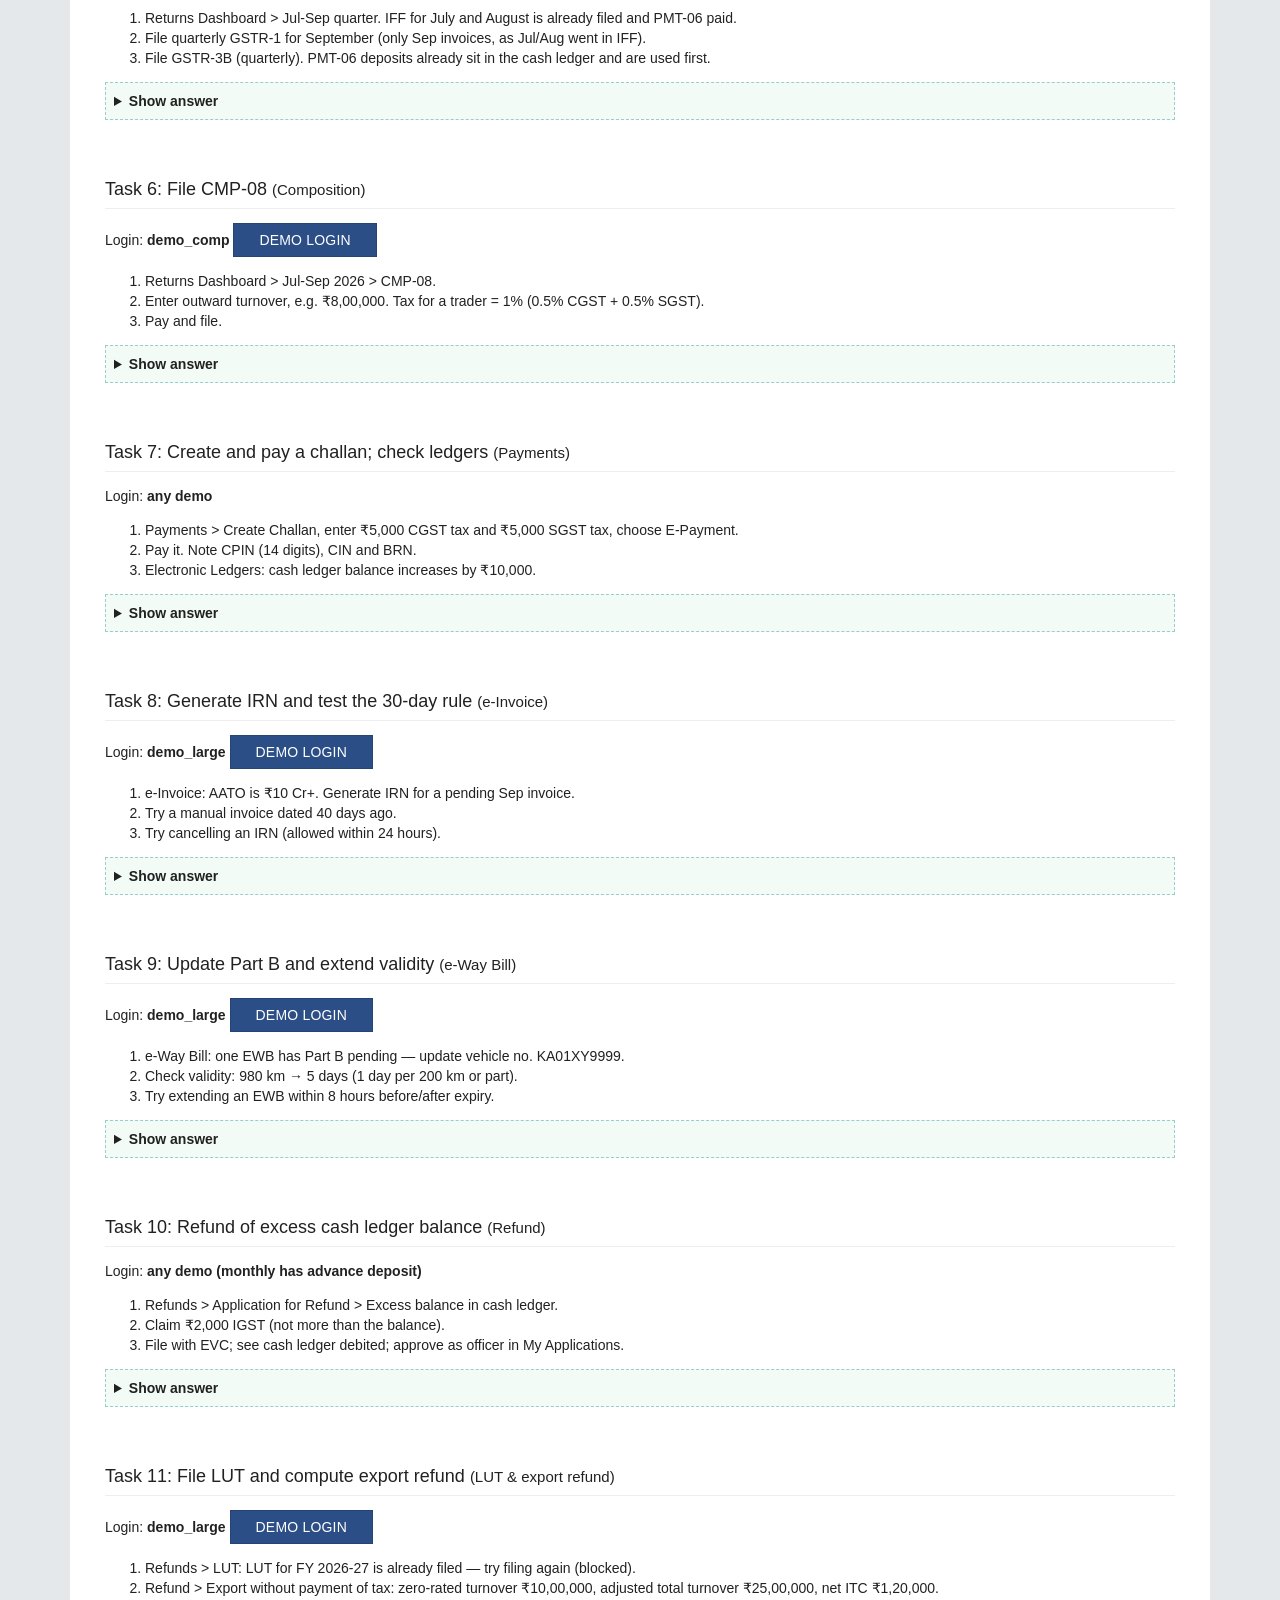
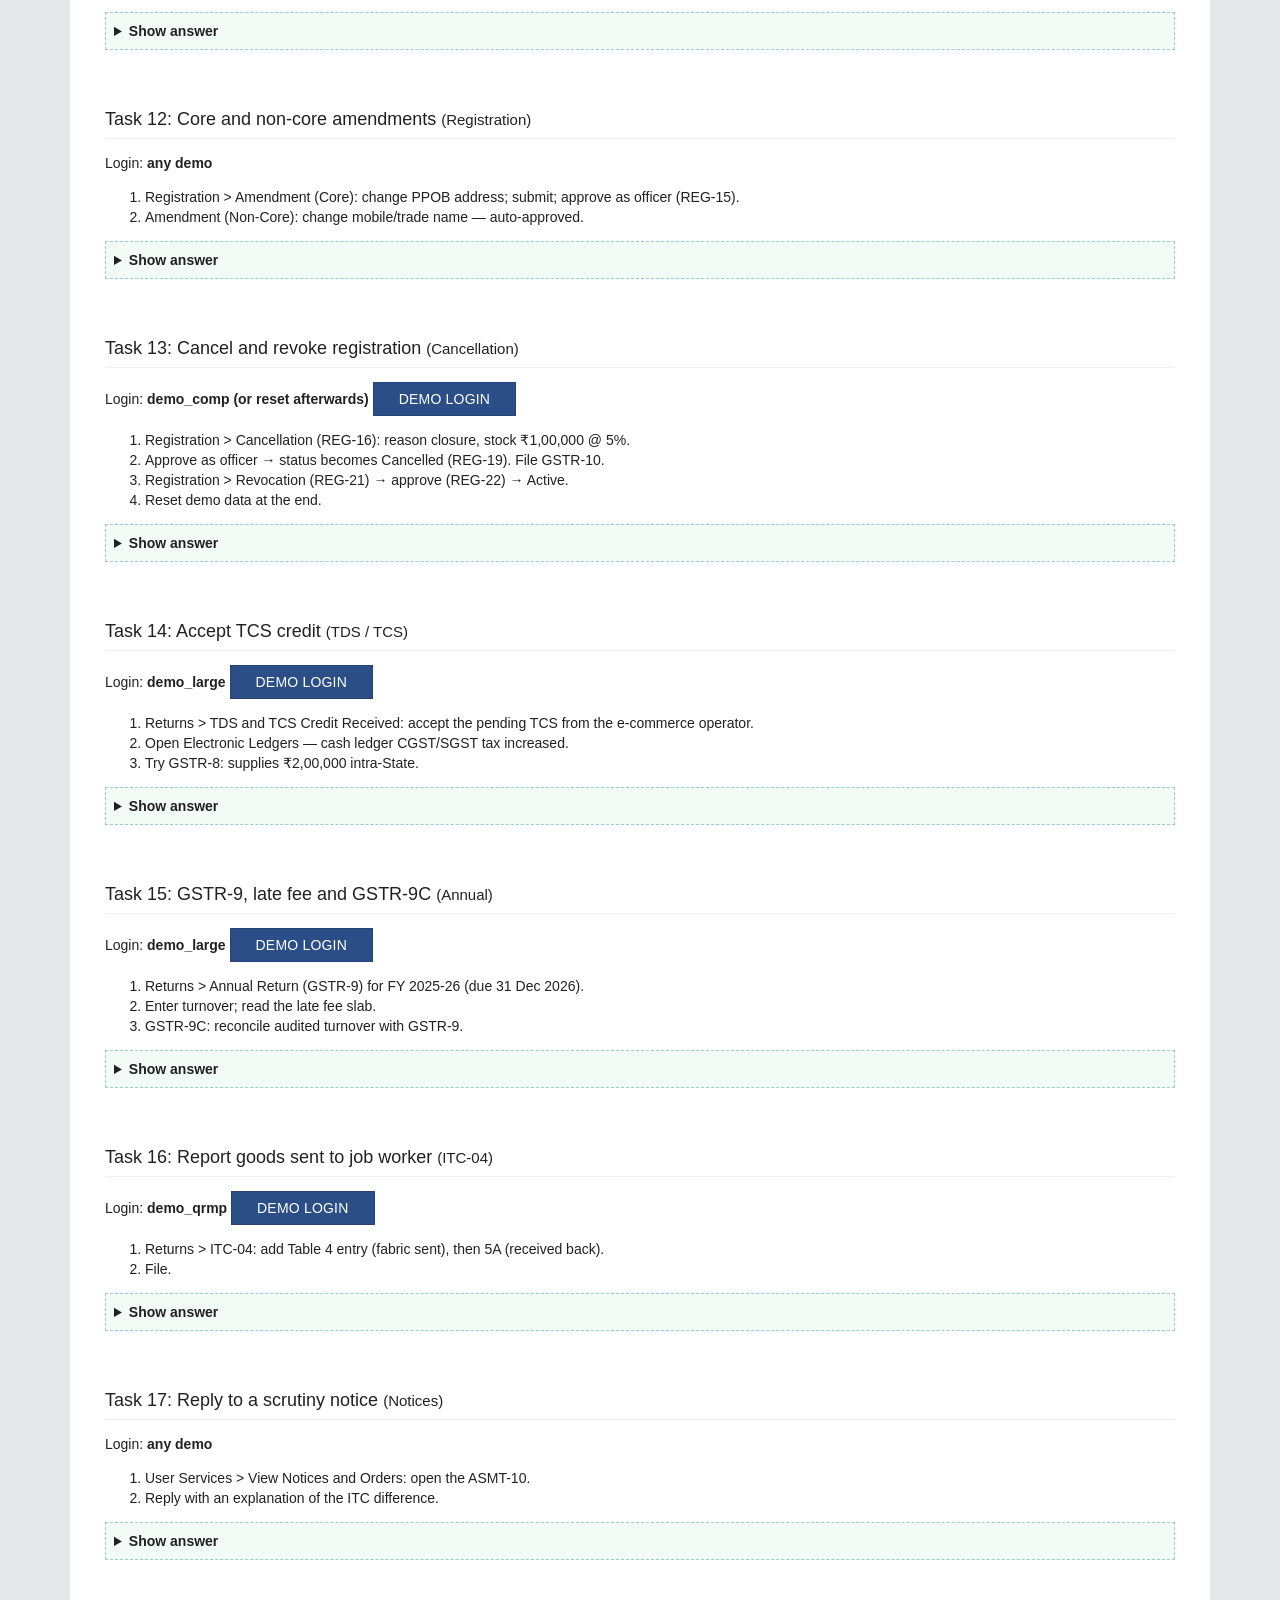
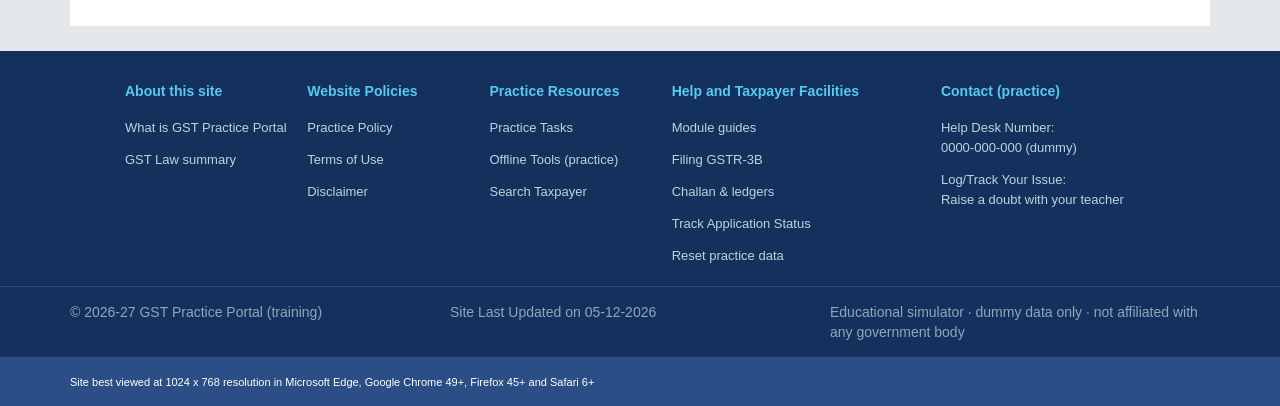
<file: tasks.html>
<!DOCTYPE html><html><head><meta charset="utf-8"><meta name="viewport" content="width=device-width,initial-scale=1"><title>Practice Tasks - GST Practice Portal</title><link rel="stylesheet" href="style.css"></head><body>
<div class="wrap"><div class="card"><h2>Practice Tasks for Students</h2><p>Each task says which <b>demo login</b> to use (password <code>Demo@1234</code>), the steps, and an answer key (click "Show answer"). Use <a href="#" onclick="resetDemo();return false">Reset demo data</a> to start fresh. All data is fictional.</p><div id="T"></div></div></div>
<script src="common.js"></script><script src="sample.js"></script><script src="demo.js"></script><script>layout();
const T=[
['Registration','New registration end-to-end','none (Register)',['Home &gt; Register. Fill Part A (PAN, email, mobile) and verify OTPs to get a TRN.','Use the TRN to fill all 10 tabs of Part B and submit with EVC → ARN.','Track Application Status &gt; act as officer &gt; Approve → GSTIN and temporary password.','Login &gt; First time login with GSTIN + temporary password; create username/password.'],'You should see an ARN (starts with AA + state code), then a 15-character GSTIN whose 13th character is 1, 14th is Z and 15th is the check digit.'],
['GSTR-1','File monthly GSTR-1 with B2B, B2C and a credit note','demo_monthly',['Returns Dashboard &gt; select the latest month (Sep) &gt; GSTR-1 PREPARE ONLINE.','Records are pre-filled. Add one more B2B invoice to a sample GSTIN (e.g. one from Search Taxpayer) at 18%.','Look at Table 12 — HSN is split into B2B and B2C tabs.','Tick declaration and file with EVC.'],'Table 12 B2B tab includes Tables 4A/9B rows; B2C tab includes Table 5/7 rows. After filing you get an ARN and the status changes to Filed.'],
['GSTR-3B','File a late GSTR-3B and see interest + late fee','demo_monthly',['Notice the Dashboard: GSTR-3B of August is pending.','Returns Dashboard &gt; August &gt; GSTR-3B. Table 3.1 is auto-drafted from GSTR-1.','Enter ITC in Table 4 (from GSTR-2B), save, then Proceed to payment.','Check Table 6.1: interest = cash tax × 18% × days late ÷ 365; late fee ₹25/day CGST + ₹25/day SGST (₹10 each for nil), capped at ₹1,000 each for turnover up to ₹1.5 Cr.','Create challan for the shortfall, pay, offset, file.'],'Example: cash tax ₹20,000 paid 40 days late → interest ₹20,000×0.18×40/365 = ₹394.52. Late fee for 40 days = ₹1,000 CGST + ₹1,000 SGST (capped).'],
['GSTR-2B','Match ITC with GSTR-2B','demo_monthly',['Returns &gt; GSTR-2A / 2B for August.','Generate GSTR-2B. One supplier invoice was filed on the 17th (after the 11th cut-off).','Copy 2B ITC to GSTR-3B Table 4.'],'The invoice filed on the 17th shows in 2A but moves to the NEXT month\'s 2B (cut-off: 11th for monthly GSTR-1, 13th for IFF/quarterly).'],
['QRMP','Quarter end for a QRMP taxpayer','demo_qrmp',['Returns Dashboard &gt; Jul-Sep quarter. IFF for July and August is already filed and PMT-06 paid.','File quarterly GSTR-1 for September (only Sep invoices, as Jul/Aug went in IFF).','File GSTR-3B (quarterly). PMT-06 deposits already sit in the cash ledger and are used first.'],'GSTR-1 due 13th and GSTR-3B due 22nd/24th of the month after the quarter. Cash ledger balance from PMT-06 reduces the extra cash needed.'],
['Composition','File CMP-08','demo_comp',['Returns Dashboard &gt; Jul-Sep 2026 &gt; CMP-08.','Enter outward turnover, e.g. ₹8,00,000. Tax for a trader = 1% (0.5% CGST + 0.5% SGST).','Pay and file.'],'₹8,00,000 × 1% = ₹8,000 (₹4,000 CGST + ₹4,000 SGST). Composition dealers cannot collect tax or claim ITC.'],
['Payments','Create and pay a challan; check ledgers','any demo',['Payments &gt; Create Challan, enter ₹5,000 CGST tax and ₹5,000 SGST tax, choose E-Payment.','Pay it. Note CPIN (14 digits), CIN and BRN.','Electronic Ledgers: cash ledger balance increases by ₹10,000.'],'CPIN is valid for 15 days. Over-the-counter payment is limited to ₹10,000 per challan.'],
['e-Invoice','Generate IRN and test the 30-day rule','demo_large',['e-Invoice: AATO is ₹10 Cr+. Generate IRN for a pending Sep invoice.','Try a manual invoice dated 40 days ago.','Try cancelling an IRN (allowed within 24 hours).'],'The 40-day-old invoice is blocked: from 1 Apr 2025, taxpayers with AATO ≥ ₹10 crore cannot report documents older than 30 days (GSTN advisory, 5 Nov 2024).'],
['e-Way Bill','Update Part B and extend validity','demo_large',['e-Way Bill: one EWB has Part B pending — update vehicle no. KA01XY9999.','Check validity: 980 km → 5 days (1 day per 200 km or part).','Try extending an EWB within 8 hours before/after expiry.'],'980/200 = 4.9 → 5 days. Without Part B the goods cannot move.'],
['Refund','Refund of excess cash ledger balance','any demo (monthly has advance deposit)',['Refunds &gt; Application for Refund &gt; Excess balance in cash ledger.','Claim ₹2,000 IGST (not more than the balance).','File with EVC; see cash ledger debited; approve as officer in My Applications.'],'Cash ledger IGST tax balance reduces by ₹2,000 at filing (RFD-01 debit). RFD-02 acknowledgment, then RFD-06 sanction order.'],
['LUT & export refund','File LUT and compute export refund','demo_large',['Refunds &gt; LUT: LUT for FY 2026-27 is already filed — try filing again (blocked).','Refund &gt; Export without payment of tax: zero-rated turnover ₹10,00,000, adjusted total turnover ₹25,00,000, net ITC ₹1,20,000.'],'Max refund = 10,00,000 × 1,20,000 ÷ 25,00,000 = ₹48,000.'],
['Registration','Core and non-core amendments','any demo',['Registration &gt; Amendment (Core): change PPOB address; submit; approve as officer (REG-15).','Amendment (Non-Core): change mobile/trade name — auto-approved.'],'Core fields (legal name, PPOB, partners) need officer approval; non-core changes are approved immediately.'],
['Cancellation','Cancel and revoke registration','demo_comp (or reset afterwards)',['Registration &gt; Cancellation (REG-16): reason closure, stock ₹1,00,000 @ 5%.','Approve as officer → status becomes Cancelled (REG-19). File GSTR-10.','Registration &gt; Revocation (REG-21) → approve (REG-22) → Active.','Reset demo data at the end.'],'Tax on stock = ₹5,000. GSTR-10 must be filed within 3 months of cancellation.'],
['TDS / TCS','Accept TCS credit','demo_large',['Returns &gt; TDS and TCS Credit Received: accept the pending TCS from the e-commerce operator.','Open Electronic Ledgers — cash ledger CGST/SGST tax increased.','Try GSTR-8: supplies ₹2,00,000 intra-State.'],'TCS on ₹2,00,000 @ 0.5% = ₹1,000 (₹500 CGST + ₹500 SGST). TDS under GSTR-7 is 2% where contract value exceeds ₹2.5 lakh.'],
['Annual','GSTR-9, late fee and GSTR-9C','demo_large',['Returns &gt; Annual Return (GSTR-9) for FY 2025-26 (due 31 Dec 2026).','Enter turnover; read the late fee slab.','GSTR-9C: reconcile audited turnover with GSTR-9.'],'AATO above ₹20 Cr: ₹100 + ₹100 per day, max 0.25% + 0.25% of State turnover. Up to ₹5 Cr: ₹25 + ₹25, max 0.02% + 0.02%; ₹5-20 Cr: ₹50 + ₹50, max 0.02% + 0.02% (Notification 07/2023-CT).'],
['ITC-04','Report goods sent to job worker','demo_qrmp',['Returns &gt; ITC-04: add Table 4 entry (fabric sent), then 5A (received back).','File.'],'Inputs must return within 1 year (capital goods 3 years). Half-yearly if AATO > ₹5 Cr, else annual (due 25 April).'],
['Notices','Reply to a scrutiny notice','any demo',['User Services &gt; View Notices and Orders: open the ASMT-10.','Reply with an explanation of the ITC difference.'],'Status changes to Replied. On the real portal the reply is in ASMT-11.']];
$('T').innerHTML=T.map((t,i)=>`<div class="card task"><h3>Task ${i+1}: ${t[1]} <small>(${t[0]})</small></h3><p>Login: <b>${t[2]}</b>${t[2].startsWith('demo_')?` <button class="btn s" onclick="demoLogin('${t[2].slice(5)}')">DEMO LOGIN</button>`:''}</p><ol>${t[3].map(s=>`<li>${s}</li>`).join('')}</ol><details><summary><b>Show answer</b></summary><p>${t[4]}</p></details></div>`).join('')</script></body></html>
</file>
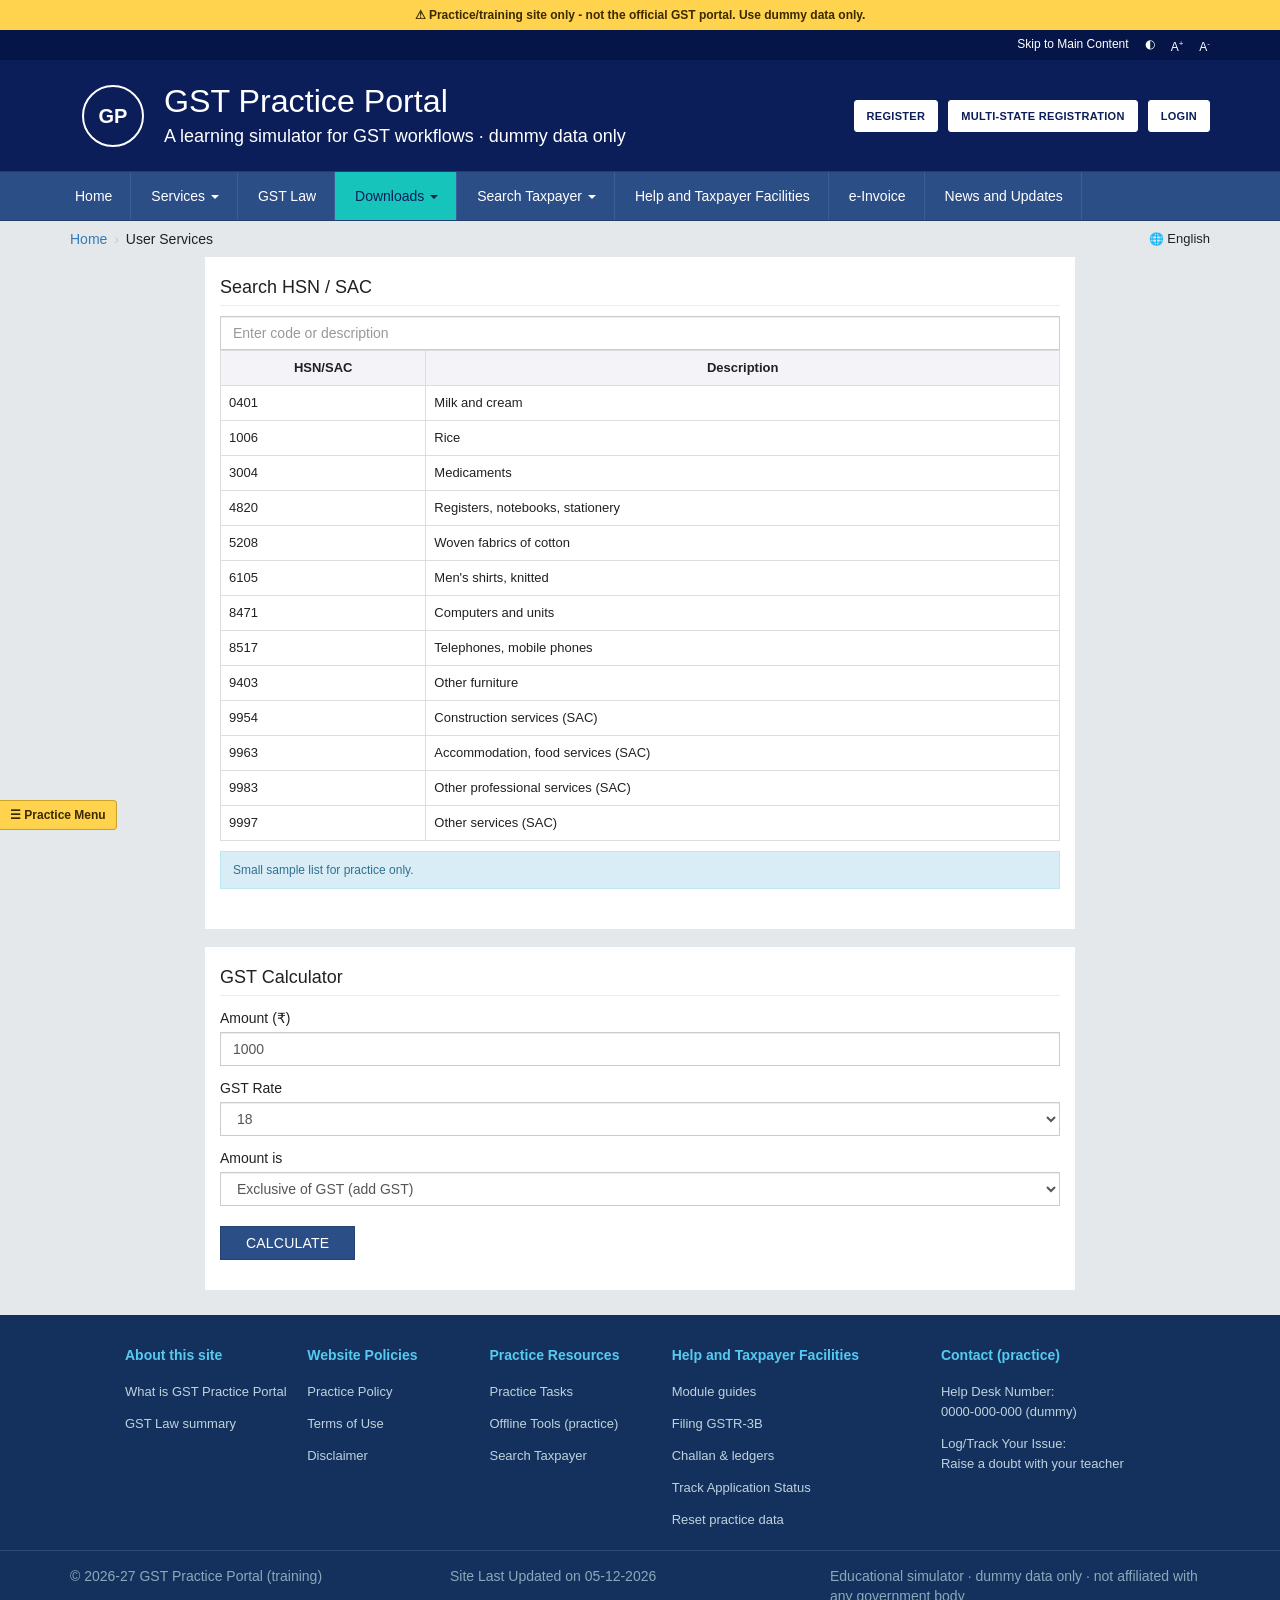
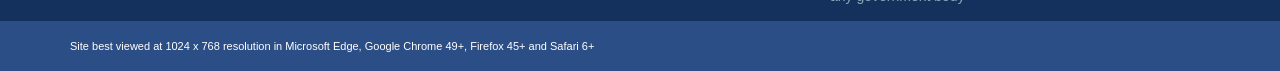
<file: tools.html>
<!DOCTYPE html><html><head><meta charset="utf-8"><meta name="viewport" content="width=device-width,initial-scale=1"><title>User Services - GST Practice Portal</title><link rel="stylesheet" href="style.css"></head><body>
<div class="wrap" style="max-width:900px"><div class="card" id="hsn"><h2>Search HSN / SAC</h2><input id="hq" placeholder="Enter code or description" oninput="$('hr').innerHTML=hsnSearch(this.value)"><div id="hr"></div><div class="note">Small sample list for practice only.</div></div>
<div class="card" id="calc"><h2>GST Calculator</h2><div id="cbox"></div></div></div>
<script src="common.js"></script><script src="sample.js"></script><script>layout();$('hr').innerHTML=hsnSearch('');$('cbox').innerHTML=calcHTML()</script></body></html>
</file>
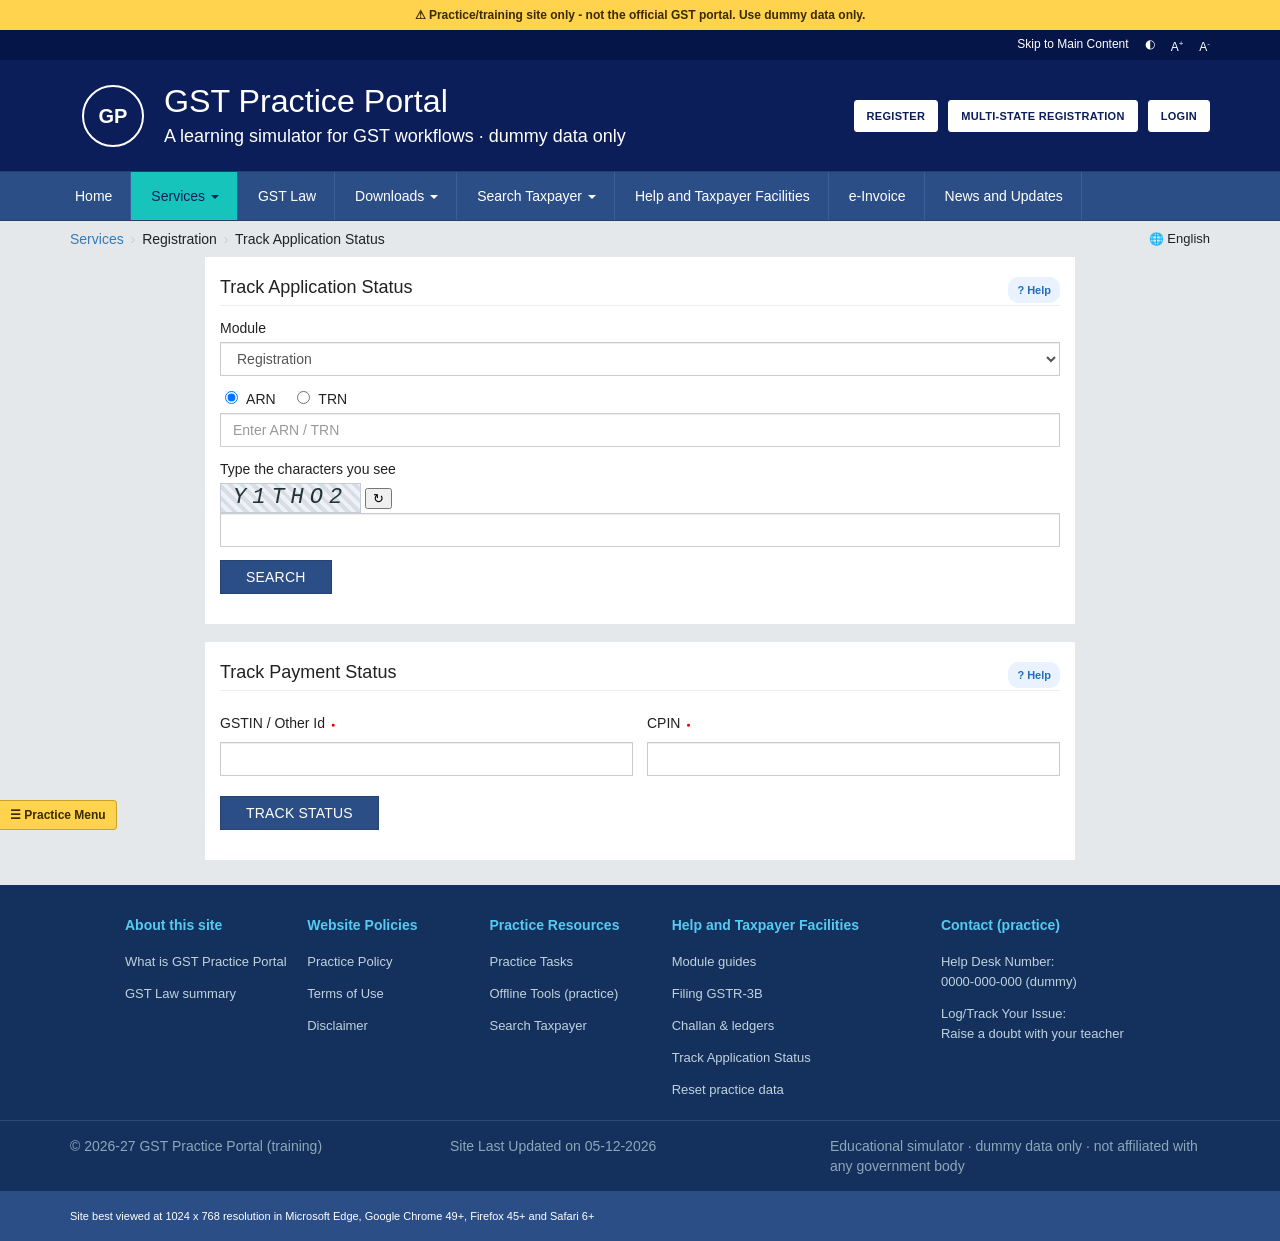
<file: track.html>
<!DOCTYPE html><html><head><meta charset="utf-8"><meta name="viewport" content="width=device-width,initial-scale=1"><title>Track Status - GST Practice Portal</title><link rel="stylesheet" href="style.css"></head><body>
<div class="wrap" style="max-width:900px">
<div class="card" id="app"><h2>Track Application Status <a class="help" href="help.html#registration">? Help</a></h2><p class="crumb">Services › Registration › Track Application Status</p>
<label>Module</label><select id="mod"><option>Registration</option></select>
<div class="inline"><label><input type="radio" name="by" value="ARN" checked> ARN</label><label><input type="radio" name="by" value="TRN"> TRN</label></div>
<input id="q" placeholder="Enter ARN / TRN"><label>Type the characters you see</label><span class="cap" id="cap"></span> <button onclick="nc()">↻</button><input id="c">
<p class="err" id="e"></p><button class="btn s" onclick="search()">SEARCH</button><div id="res"></div></div>
<div class="card" id="payment"><h2>Track Payment Status <a class="help" href="help.html#payments">? Help</a></h2><p class="crumb">Services › Payments › Track Payment Status</p>
<div class="row"><div><label>GSTIN / Other Id *</label><input id="pg"></div><div><label>CPIN *</label><input id="pc" maxlength="14"></div></div><br><button class="btn s" onclick="trackPay()">TRACK STATUS</button><div id="pres"></div></div>
</div>
<script src="common.js"></script><script src="sample.js"></script><script>layout();
let C;function nc(){C=captcha();$('cap').textContent=C}nc();
const qs=new URLSearchParams(location.search);if(qs.get('arn')){$('q').value=qs.get('arn')}
function search(){const v=$('q').value.trim().toUpperCase(),by=document.querySelector('[name=by]:checked').value;if($('c').value.trim().toUpperCase()!==C){$('e').textContent='Enter valid characters shown in the image';nc();return}$('e').textContent='';
const a=DB.get('apps',[]).find(x=>by==='ARN'?x.arn===v:x.trn===v);if(!a){$('res').innerHTML='<p class="err">No application found for this '+by+'.</p>';return}render(a)}
function cls(s){return /Approved/.test(s)?'Approved':/Rejected/.test(s)?'Rejected':s==='Draft'?'Draft':'Pending'}
function render(a){const u=a.gstin&&userBy(a.gstin);$('res').innerHTML=`<br><table><tr><th>ARN</th><td>${a.arn||'-'}</td></tr><tr><th>TRN</th><td>${a.trn}</td></tr><tr><th>Form Number</th><td>GST REG-01</td></tr><tr><th>Form Description</th><td>Application for New Registration</td></tr>
<tr><th>Legal Name</th><td>${esc(a.A.legal)}</td></tr><tr><th>Submission Date</th><td>${a.submitted||'-'}</td></tr><tr><th>Status</th><td><span class="st ${cls(a.status)}">${a.status}</span></td></tr>${a.gstin?`<tr><th>GSTIN</th><td><b>${a.gstin}</b></td></tr>`:''}</table>
${a.status==='Pending for Processing'?`<div class="note"><b>Practice only — simulate the tax officer's action:</b><br><button class="btn s" onclick="act('${a.trn}',1)">Approve (REG-06)</button> <button class="btn" onclick="act('${a.trn}',0)">Reject (REG-05)</button></div>`:''}
${a.status==='Draft'?'<p>Application is still in Draft. <a href="register.html">Complete Part B using your TRN</a>.</p>':''}
${u&&!u.user?`<div class="msg">🎉 Registration granted. Practice "email" contents:<br>GSTIN: <b>${u.gstin}</b><br>Temporary Password: <b>${u.tempPass}</b><br>Use them on <a href="login.html?first=1">Login › First time login</a> to create your username and password.</div>`:''}`}
function act(trn,ok){const l=DB.get('apps',[]),a=l.find(x=>x.trn===trn);if(ok){const B=a.B,us=DB.get('users',[]);const g=makeGSTIN(a.A.state,a.A.pan);
const late=(new Date(a.submitted)-new Date(B.dol))/864e5>30;const u={gstin:g,pan:a.A.pan,state:a.A.state,dist:B.b_dist,legal:a.A.legal,email:a.A.email,mob:a.A.mob,arn:a.arn,trn:a.trn,
b:{trade:B.trade,const:B.const,comp:B.comp,compCat:B.comp==='Yes'?B.compCat:'',doc:B.doc,reason:B.reason},prom:{name:[B.p_fn,B.p_mn,B.p_ln].filter(Boolean).join(' '),des:B.p_des},as:{name:[B.a_fn,B.a_ln].filter(Boolean).join(' '),des:B.a_des},
ppob:{addr:B.pp_bno+', '+B.pp_road,city:B.pp_city,pin:B.pp_pin,ward:B.pp_ward,poss:B.pp_poss,nature:B.nat},hsn:B.hsn,effDate:late?today():B.dol,status:'Active',approved:today(),tempPass:'Tmp@'+rnd(4)+'Gp',user:null,pass:null,filing:'Monthly',bank:null};
us.push(u);DB.set('users',us);a.gstin=g;a.status='Approved'}else a.status='Rejected';DB.set('apps',l);render(a)}
function trackPay(){const g=$('pg').value.trim().toUpperCase(),c=$('pc').value.trim();const ch=DB.get(g+'_ch',[]).find(x=>x.cpin===c);
$('pres').innerHTML=ch?`<br><table><tr><th>CPIN</th><td>${ch.cpin}</td></tr><tr><th>Challan Date</th><td>${ch.d}</td></tr><tr><th>Challan Amount</th><td>₹${f(ch.total)}</td></tr><tr><th>Mode</th><td>${ch.mode}</td></tr><tr><th>Status</th><td><span class="st ${ch.st==='Paid'?'Paid':'NotPaid'}">${ch.st}</span></td></tr><tr><th>CIN</th><td>${ch.cin||'-'}</td></tr><tr><th>Expiry</th><td>${ch.exp}</td></tr></table>`:'<p class="err">No challan found for this GSTIN and CPIN.</p>'}
</script></body></html>
</file>
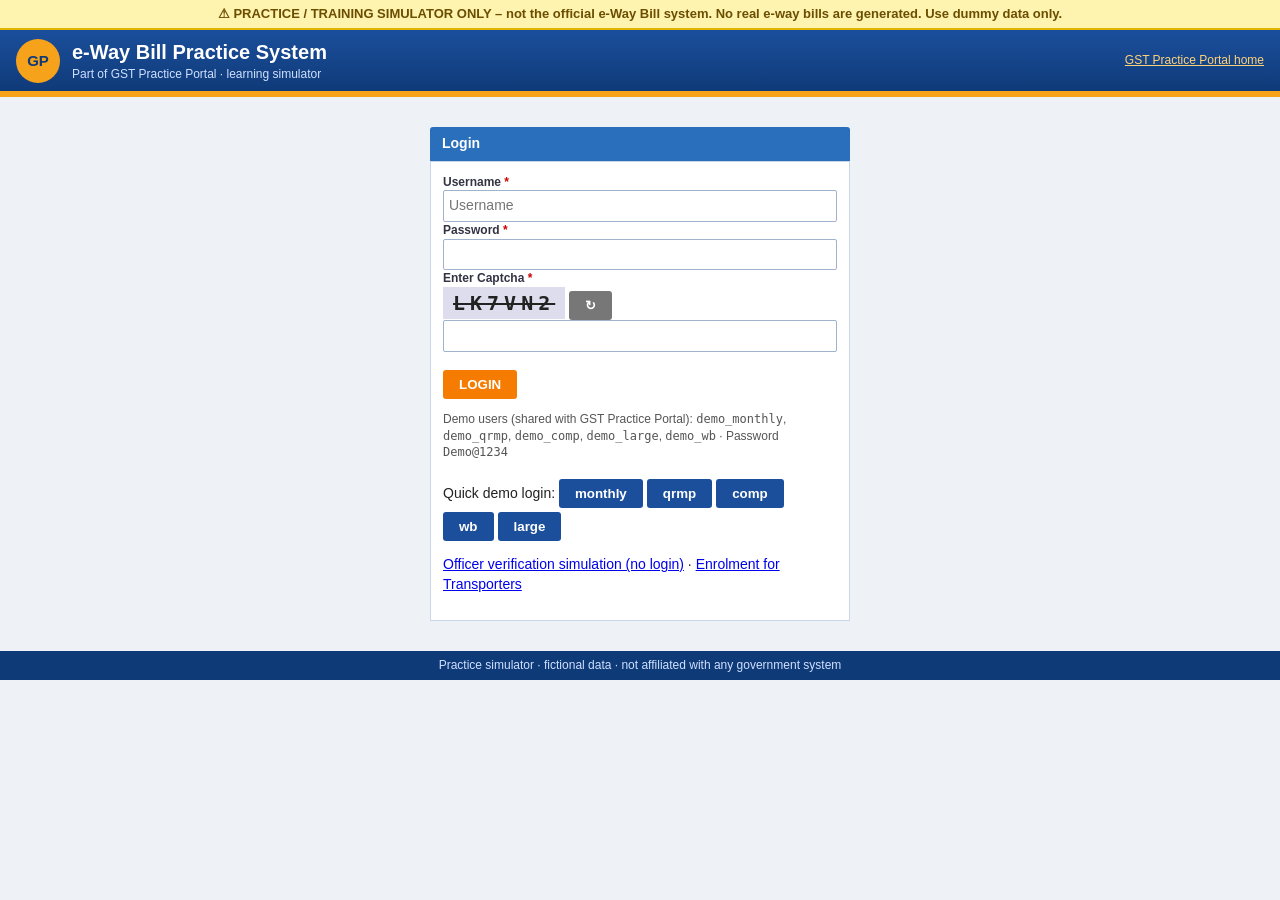
<file: ewb/main.html>
<!DOCTYPE html><html><head><meta charset="utf-8"><meta name="viewport" content="width=device-width,initial-scale=1"><title>e-Way Bill Practice System</title><link rel="stylesheet" href="ewb.css"></head><body>
<div class="pb">⚠ PRACTICE / TRAINING SIMULATOR ONLY – not the official e-Way Bill system. No real e-way bills are generated. Use dummy data only.</div>
<div class="hd"><div class="lg">GP</div><div><h1>e-Way Bill Practice System</h1><small>Part of GST Practice Portal · learning simulator</small></div><div class="r" id="who"></div></div><div class="nav"></div>
<div class="wrapx"><div class="side" id="side"></div><div class="mn" id="mn"></div></div><div class="foot">Practice simulator · fictional data · not affiliated with any government system</div>
<script src="../common.js"></script><script src="../sample.js"></script><script src="../demo.js"></script><script src="../qrcode.js"></script><script src="ewb.js"></script></body></html>
</file>
<file: style.css>
/* GST Practice Portal - original stylesheet */
:root{--navy:#0c2160;--navy2:#0a1a4d;--bar:#2b4f88;--teal:#1fb8ae;--blue:#1d63c4;--bg:#e5e9ee;--line:#cfd7e2}
*{box-sizing:border-box}html{font-size:14px}body{margin:0;font-family:Verdana,Tahoma,Arial,sans-serif;background:var(--bg);color:#222}
a{color:var(--blue)}h1,h2,h3,h4{font-weight:normal}
.banner{background:#ffd34d;color:#3a2a00;text-align:center;padding:5px;font-weight:bold;font-size:12px}
.topstrip{background:var(--navy2);color:#c8d3f0;font-size:11px;padding:5px 40px;display:flex;justify-content:space-between}.topstrip a{color:#c8d3f0}
header{background:linear-gradient(180deg,var(--navy),#0e2770);color:#fff;height:100px;padding:0 40px;display:flex;justify-content:space-between;align-items:center}
header .logo{display:flex;align-items:center;gap:16px}header .logo i{width:56px;height:56px;border-radius:50%;border:2px solid #fff;display:inline-flex;align-items:center;justify-content:center;font-style:normal;font-weight:bold;font-size:18px;background:#173a9a}
header .logo>div{font-size:26px;letter-spacing:.3px}header .logo small{display:block;font-size:14px;color:#d6def5;margin-top:4px}
header .btn{background:#dfe5ee;color:var(--navy);border:1px solid #fff;text-transform:uppercase;font-size:12px;padding:8px 16px;margin-left:8px}header .btn.s{background:#dfe5ee;color:var(--navy)}
.mainnav{background:var(--bar);display:flex;flex-wrap:wrap;padding:0 30px;position:relative;z-index:20;border-bottom:1px solid #1b3a6c}
.mainnav>a,.dd>a{color:#fff;padding:0 22px;line-height:46px;text-decoration:none;font-size:13px;display:block;border-right:1px solid #3d63a0;font-family:Georgia,serif}
.mainnav>a:first-child{background:var(--teal);color:var(--navy)}.mainnav>a:hover,.dd:hover>a{background:#1d3d70}
.dd{position:relative}.ddm{display:none;position:absolute;top:100%;left:0;background:#fff;min-width:240px;box-shadow:0 6px 16px #0005;border-top:3px solid var(--teal)}
.dd:hover .ddm{display:block}.ddm a{display:block;color:#1a2b55;padding:9px 16px;text-decoration:none;font-size:12.5px;border-bottom:1px solid #eef1f5}.ddm a:hover{background:#eaf2ff;color:var(--blue)}
.ddm.wide{min-width:760px;grid-template-columns:repeat(4,1fr);padding:6px}.dd:hover .ddm.wide{display:grid}.ddm b{display:block;padding:10px 16px 4px;color:var(--bar);font-size:12px;text-transform:uppercase;border-bottom:2px solid var(--teal);margin:0 8px 4px}
.hero{height:230px;background:linear-gradient(120deg,#123a87 0%,#2161b8 55%,#55a0e6 100%);position:relative;overflow:hidden;color:#fff;padding:50px 60px}
.hero:before,.hero:after{content:"";position:absolute;border:2px solid #ffffff33;width:180px;height:180px;transform:rotate(30deg);right:120px;top:-30px;border-radius:18px}.hero:after{right:-20px;top:90px;width:240px;height:240px}
.hero h1{font-size:30px;margin:0 0 10px}.hero p{font-size:15px;margin:0 0 18px;max-width:640px}
.ticker{background:#fdf3d4;border-bottom:1px solid #ecd9a0;padding:7px 40px;font-size:12.5px;white-space:nowrap;overflow:hidden}.ticker span{display:inline-block;padding-left:100%;animation:tk 35s linear infinite}@keyframes tk{to{transform:translateX(-100%)}}
.ticker b{color:#c0392b}
.wrap{max-width:1170px;margin:22px auto;padding:0 15px}
.card{background:#fff;border:1px solid var(--line);border-radius:4px;padding:18px 20px;margin-bottom:18px;box-shadow:0 1px 2px #0001}
.card h2,.card h3{margin:0 0 14px;color:#1a2b55;font-size:17px;padding-bottom:8px;border-bottom:1px solid #e3e8ef}.card h2{font-size:20px}.card h4{color:var(--bar);margin:16px 0 8px;font-size:14px;font-weight:bold}
.grid{display:grid;grid-template-columns:repeat(auto-fit,minmax(250px,1fr));gap:16px}
.home{display:grid;grid-template-columns:7fr 5fr;gap:22px}.home .full{grid-column:1/-1}
.sechead{font-size:16px;color:#1a2b55;margin:0 0 10px;display:flex;justify-content:space-between}.sechead a{font-size:11px;font-weight:bold;text-transform:uppercase;text-decoration:none}
.newsitem{background:#fff;border:1px solid var(--line);border-bottom:0;padding:16px 18px}.newsitem:last-child{border-bottom:1px solid var(--line)}.newsitem:nth-child(even){background:#eef4fd}
.newsitem a{font-size:15px;font-weight:bold;color:#1c3f8f;text-decoration:none}.newsitem small{display:flex;justify-content:space-between;margin-top:10px;color:#444}.newsitem em{font-style:normal;background:#e6e9ee;padding:2px 8px;border-radius:9px;font-size:10.5px;text-transform:uppercase}
.faq{background:#fff;border:1px solid var(--line);border-radius:4px}.faq a{display:flex;justify-content:space-between;padding:12px 14px;border-bottom:1px solid #e9edf2;color:#333;text-decoration:none;font-size:13px}.faq a:after{content:"›";font-size:18px;color:#1a2b55}.faq a:hover{background:#f2f6fc}
.helpdesk{display:grid;grid-template-columns:1fr 1fr;background:#fff;border:1px solid var(--line);border-radius:4px;margin-top:14px;text-align:center;padding:10px;font-size:12px}.helpdesk b{display:block;font-size:14px;color:#1a2b55;margin-top:4px}
.svc{display:grid;grid-template-columns:repeat(auto-fit,minmax(150px,1fr));gap:12px}.svc a{background:#fff;border:1px solid #bcd0ea;color:#1c3f8f;text-align:center;padding:22px 10px;border-radius:4px;text-decoration:none;font-weight:bold;font-size:13px;box-shadow:inset 0 -3px 0 var(--blue)}.svc a:hover{background:var(--blue);color:#fff}
.due{width:100%;border-collapse:collapse;background:#fff;font-size:12px}.due th{background:#fff;color:#1a2b55;text-align:left;padding:10px;border:1px solid var(--line);font-size:13px}.due td{border:1px solid var(--line);padding:10px;vertical-align:top}.due td b{display:block;margin-top:4px}.due .oth{background:#e4ecfa}
.btn{background:var(--blue);border:1px solid #1655ad;padding:8px 18px;border-radius:3px;cursor:pointer;font-weight:bold;color:#fff;text-decoration:none;display:inline-block;font-size:12.5px;font-family:inherit;text-transform:uppercase;letter-spacing:.2px}
.btn:hover{background:#174f9e}.btn.s{background:var(--blue);color:#fff}.btn:disabled{background:#aab4c3;border-color:#aab4c3;cursor:not-allowed}
.card .btn:not(.s){background:#fff;color:var(--blue);border-color:var(--blue)}.card .btn:not(.s):hover{background:#eaf2ff}.card .btn:not(.s):disabled{color:#999;border-color:#ccc;background:#f4f4f4}
label{display:block;margin:12px 0 4px;font-size:12.5px;color:#333}.req{color:#d11;font-weight:bold}
input,select,textarea{width:100%;padding:7px 9px;border:1px solid #b8c2d0;border-radius:2px;font-family:inherit;font-size:13px;background:#fff;height:34px}textarea{height:70px}
input:focus,select:focus,textarea:focus{outline:none;border-color:var(--blue);box-shadow:0 0 0 2px #1d63c422}input:disabled{background:#eef1f5}
input[type=checkbox],input[type=radio]{width:auto;height:auto;margin-right:5px}
table{width:100%;border-collapse:collapse;font-size:12.5px}th,td{border:1px solid #d5dce6;padding:7px 8px;text-align:left}th{background:#eaf0f8;color:#1a2b55;font-weight:bold}td input{height:30px}
.tabs{display:flex;flex-wrap:wrap;gap:0;border-bottom:2px solid var(--blue);margin-bottom:14px}.tabs button{padding:9px 13px;border:1px solid #ccd6e4;border-bottom:0;background:#f1f4f8;cursor:pointer;font-family:inherit;font-size:12px;color:#1a2b55;margin-right:2px}.tabs button.on{background:var(--blue);color:#fff;border-color:var(--blue)}
.hide{display:none!important}.msg{padding:12px 14px;background:#e6f5ea;border:1px solid #b9e1c3;color:#1c5a2d;margin:12px 0;border-radius:3px}.err{color:#d11;font-size:12.5px}
.note{font-size:12px;color:#334;background:#eef4fd;border-left:3px solid var(--blue);padding:8px 12px;margin:10px 0}
.side{display:flex;gap:20px}.side aside{min-width:230px;background:#fff;border:1px solid var(--line);border-radius:4px;align-self:flex-start;overflow:hidden}
.side aside h5{background:var(--bar);color:#fff;margin:0;padding:9px 14px;font-size:12px;font-weight:normal;font-family:Georgia,serif}
.side aside button{display:block;width:100%;text-align:left;padding:9px 16px;border:0;border-bottom:1px solid #eef1f5;background:#fff;color:#1a2b55;cursor:pointer;font-family:inherit;font-size:12.5px}
.side aside button:hover{background:#eaf2ff}.side aside button.on{background:#dbe8fb;color:var(--blue);font-weight:bold;border-left:4px solid var(--teal)}.side main{flex:1;min-width:0}
.tile{background:#fff;border:1px solid #c3d3ea;border-radius:4px;padding:0 0 14px;overflow:hidden;text-align:center}.tile h4{background:var(--blue);color:#fff;margin:0 0 12px;padding:12px;font-size:13px}
.tile p{padding:0 14px;font-size:12.5px;line-height:1.7}.tile .btn{margin:4px}
.st{display:inline-block;padding:2px 9px;border-radius:10px;font-size:11px;font-weight:bold;background:#ddd}.st.Filed,.st.Approved,.st.Paid,.st.Active{background:#d3f0dc;color:#17632f}
.st.Draft,.st.NotFiled,.st.NotPaid{background:#fde3cc;color:#8a4500}.st.Rejected{background:#f8d3d3;color:#900}.st.Pending,.st.Saved{background:#fff0b8;color:#6b4e00}.st.Ready{background:#d8e6ff;color:#173f8a}
.tick{color:#1fa34a;font-weight:bold}.prog{height:8px;background:#e3e9f3;border-radius:4px;margin:6px 0 14px}.prog i{display:block;height:8px;background:var(--teal);border-radius:4px}
.row{display:flex;gap:14px;flex-wrap:wrap;align-items:end}.row>*{flex:1;min-width:170px}
.inline label{display:inline-block;margin-right:16px}.help{float:right;font-size:11px;background:#eaf2ff;padding:3px 9px;border-radius:10px;text-decoration:none;font-weight:bold}
.cap{font-family:"Courier New",monospace;font-size:22px;letter-spacing:6px;background:repeating-linear-gradient(45deg,#d9dee6,#d9dee6 4px,#eef1f5 4px,#eef1f5 8px);padding:4px 12px;display:inline-block;font-style:italic;border:1px solid #c5ccd8;color:#233}
.crumb{font-size:11.5px;color:#556;margin:0 0 10px}.crumb:before{content:"⌂ "}
.welcome{background:#fff;border:1px solid var(--line);border-left:5px solid var(--teal);padding:12px 18px;margin-bottom:18px;border-radius:4px;font-size:13px}
footer{background:#13286a;color:#cdd6f0;margin-top:34px;font-size:12px}footer .cols{max-width:1170px;margin:auto;display:grid;grid-template-columns:repeat(4,1fr);gap:20px;padding:28px 15px}
footer h4{color:#5fd0f5;margin:0 0 12px;font-weight:bold;font-size:13px}footer a{color:#e1e7f7;display:block;margin:0 0 10px;text-decoration:none}footer a:hover{text-decoration:underline}
footer p{margin:0;padding:14px 40px;border-top:1px solid #2b4389;text-align:center}footer .bottom{background:#2b4f88;padding:10px 40px;font-size:11px}
@media(max-width:900px){header{height:auto;padding:14px 16px;flex-wrap:wrap;gap:10px}.home,.side{display:block}.side aside{margin-bottom:14px}.ddm.wide{min-width:280px;grid-template-columns:1fr}footer .cols{grid-template-columns:1fr 1fr}.hero{padding:30px 20px}.mainnav{padding:0}}

.demo{border-top:4px solid #ffd34d}.demogrid{display:grid;grid-template-columns:repeat(auto-fit,minmax(210px,1fr));gap:12px}.demoitem{border:1px solid var(--line);border-radius:4px;padding:12px;background:#f7f9fc;display:flex;flex-direction:column}.demoitem small{color:#445;margin:4px 0;line-height:1.5}.demoitem p{flex:1;font-size:12px}.demoitem code,.note code{background:#eef2f8;padding:1px 4px}.task{border-left:4px solid var(--blue)}.task details{margin-top:8px;background:#f2fbf6;padding:8px;border:1px dashed #9cc}
/* GSTR-1 / GSTR-3B return screens */
.rhead{background:#fff;border:1px solid var(--line);border-top:4px solid #1d3f8f;border-radius:4px;padding:12px 16px;margin-bottom:12px}.rhead h3{margin:0 0 10px;color:#13286a;font-size:17px}
.rgrid{display:grid;grid-template-columns:repeat(auto-fit,minmax(150px,1fr));gap:8px 16px;font-size:13px;font-weight:bold}.rgrid small{display:block;font-weight:normal;color:#5a6478;font-size:11px}
.rsec{background:#1d3f8f;color:#fff;padding:7px 12px;font-weight:bold;font-size:13px;margin:16px 0 8px;border-radius:3px;letter-spacing:.3px}
.rtiles{display:grid;grid-template-columns:repeat(auto-fill,minmax(220px,1fr));gap:10px}
.rtile{background:#2a62c9;color:#fff;border-radius:4px;padding:12px;cursor:pointer;min-height:76px;display:flex;flex-direction:column;justify-content:space-between;box-shadow:0 1px 2px rgba(0,0,0,.15)}
.rtile:hover{background:#1d4fae}.rtile b{font-size:13px}.rtile span{font-size:11.5px;opacity:.92;margin-top:8px}.rtile.has{background:#17408f}.rtile.off{background:#8d9bb5;cursor:default}.rtile.t3{min-height:96px}
.rbar{display:flex;gap:8px;flex-wrap:wrap;justify-content:flex-end;margin:14px 0}.rbar.l{justify-content:flex-start}
.btn.sm{padding:3px 9px;font-size:11px}.btn.del{background:#fff;color:#b00020;border-color:#e0a0a0}
.tabs{display:flex;border-bottom:2px solid #1d3f8f;margin:10px 0}.tabs a{padding:7px 14px;cursor:pointer;background:#e8eefa;margin-right:3px;border-radius:4px 4px 0 0;font-size:12.5px;color:#1d3f8f}.tabs a.on{background:#1d3f8f;color:#fff}
.mdlbg{position:fixed;inset:0;background:rgba(10,20,50,.55);z-index:50;display:flex;align-items:flex-start;justify-content:center;overflow:auto;padding:30px 10px}.mdlbox{background:#fff;border-radius:5px;padding:18px 20px;width:100%;box-shadow:0 8px 30px rgba(0,0,0,.3)}.mdlbox h3{color:#13286a;margin-top:0}
.mdlbox input[type=number]{width:120px}.chg{border:2px solid #d0021b!important;background:#fff1f1}.sysf{background:#f1f6ff}.sysv{background:#f1f6ff;border:1px solid #9cb6e8;padding:0 4px}.chgv{border:2px solid #d0021b;padding:0 4px}
td.na,.na{background:#eceff4;color:#999}.scrollx{overflow-x:auto}.pay th,.pay td{font-size:11.5px;white-space:nowrap}.warn{color:#8a4500;background:#fff4e0;padding:6px 10px;border-radius:3px}
.decl{display:block;background:#f5f8fd;padding:10px;border:1px solid var(--line);border-radius:3px}.qt td{padding:9px}.irn{background:#dff3e6;color:#176b35;padding:0 4px;border-radius:3px}.addf{border-left:4px solid #2a62c9;background:#fbfcff}
.paper{background:#fff;border:1px solid #bbb;padding:22px;font-size:12px;box-shadow:inset 0 0 0 6px #f4f4f4}.paper .pp-h{text-align:center;margin-bottom:12px}.sumt tr.tot td,tr.tot td{font-weight:bold;background:#eef3fb}tr.sub th,tr.sub td{background:#e8eefa}.nw{white-space:nowrap}
@media print{body *{visibility:hidden}.paper,.paper *{visibility:visible}.paper{position:absolute;left:0;top:0;width:100%}}
/* ===== v3 visual alignment (values sampled from public screenshots; own CSS) ===== */
:root{--navy:#0b1e59;--navy2:#051547;--bar:#2c4e86;--teal:#17c4bb;--blue:#2c4e86;--link:#1f6dc2;--bg:#e4e8eb;--line:#dddddd}
body{font-family:Verdana,"Helvetica Neue",Helvetica,Arial,sans-serif;font-size:14px;line-height:20px;background:#e4e8eb;color:#212121}
.topstrip{background:#051547;height:30px;align-items:center;padding:0 40px;font-size:12px}
header{background:#0b1e59;height:91px}
.mainnav{background:#2c4e86;border-bottom:0;min-height:50px}
.mainnav>a,.dd>a{font-family:Verdana,Arial,sans-serif;font-size:14px;line-height:50px;padding:0 18px 0 20px;border-right:1px solid #3a5c94;color:#fff}
.mainnav>a:first-child{background:#17c4bb;color:#0b1e59}.mainnav>a:hover,.dd:hover>a{background:#17c4bb;color:#0b1e59}
.ddm{background:#ebf0f2;border-top:0;box-shadow:0 6px 12px rgba(0,0,0,.18)}.ddm a{color:#0b1e59;font-size:14px;padding:10px 15px;border-bottom:1px solid #d9e0e3}.ddm a:hover{background:#d9e2e6;color:#0b1e59}.ddm b{color:#0b1e59;border-bottom:2px solid #17c4bb}
footer{background:#14315d!important}
a{color:#1f6dc2}
.crumb{font-size:14px;color:#212121;padding:8px 0;background:transparent}.crumb a{color:#1f6dc2;text-decoration:none}
.btn{background:#2c4e86;color:#fff;border:1px solid #2c4e86;border-radius:0;height:34px;padding:6px 16px;font-size:14px;text-transform:uppercase;font-family:Verdana,Arial,sans-serif;font-weight:normal}
.btn:hover{background:#1f3860}.btn.s,.btn.sec,.btn.del{background:#fff;color:#2c4e86;border:1px solid #2c4e86}.btn[disabled]{background:#8a9bb8;border-color:#8a9bb8}
.btn.sm{height:auto;padding:3px 9px;font-size:12px}
input,select,textarea{font-family:Verdana,Arial,sans-serif;font-size:14px;height:34px;border:1px solid #ccc;border-radius:0;padding:6px 10px;color:#555}textarea{height:auto}
input[type=checkbox],input[type=radio]{height:auto}
.card{border-radius:0;border:0;box-shadow:none;background:#fff}
table th{background:#f4f3f8;color:#212121;font-weight:bold;border:1px solid #ddd;text-align:center}table td{border:1px solid #ddd}
td.na,.na{background:#eeeeee}
.msg{background:#dff0d8;color:#3c763d;border:1px solid #d6e9c6;border-radius:0}.warn{background:#f2dede;color:#a94442;border:1px solid #ebccd1;border-radius:0}
.info,.note{background:#d9edf7;color:#31708f;border:1px solid #bce8f1}
/* returns screens */
.rhead{border:0;border-top:0;border-radius:0;padding:14px 18px}.rhead h3{color:#0b1e59;font-size:18px}
.rgrid{font-size:14px}.rgrid small{color:#212121;font-weight:normal;font-size:13px}
.rsec{background:#1f3860;color:#fff;font-weight:normal;font-size:15px;padding:9px 12px;border-radius:0;text-transform:uppercase;letter-spacing:0;position:relative}.rsec:after{content:"\2303";position:absolute;right:14px;top:6px;font-weight:bold}
.rtiles{grid-template-columns:repeat(4,1fr);gap:12px 18px}
.rtile{background:#f9faff;color:#212121;border:1px solid #315187;border-radius:6px;padding:0;min-height:96px;box-shadow:2px 2px 4px rgba(0,0,0,.25);overflow:hidden;justify-content:flex-start}
.rtile b{background:#2c4e86;color:#fff;display:block;padding:8px 10px;text-align:center;font-size:13px;min-height:46px}
.rtile span{color:#2c7a2c;text-align:center;font-weight:bold;padding:10px;margin:0}.rtile span:before{content:"\2714  ";color:#7cbf3c}
.rtile:hover{background:#eef3ff}.rtile.has{background:#f9faff}.rtile.has b{background:#1f3860}.rtile.off{background:#f4f4f4;opacity:.75}.rtile.off b{background:#8a9bb8}
.tabs{border-bottom:2px solid #2c4e86}.tabs a{border-radius:0;background:#e4e8eb;color:#2c4e86;font-size:14px}.tabs a.on{background:#2c4e86;color:#fff}
.mdlbg{background:rgba(0,0,0,.5)}.mdlbox{border-radius:0;padding:0 0 16px}.mdlbox h3{background:#17c4bb;color:#fff;margin:0 0 14px;padding:12px 20px;font-size:18px}.mdlbox>*:not(h3){margin-left:20px;margin-right:20px}
.sysf{background:#e8f0fd}.sysv{background:#e8f0fd;border-color:#c5d6f5}.chg{border:1px solid #c9302c!important;background:#fff;color:#a94442}.chgv{border:1px solid #c9302c;color:#a94442}
.rtile.t3 span:before{content:""}
.decl{background:#fff;border:0}.paper{box-shadow:none}
.btn.s{background:#2c4e86;color:#fff;border:1px solid #2c4e86}.btn.s:hover{background:#1f3860}
.btn:not(.s){background:#fff;color:#2c4e86;border:1px solid #2c4e86}.btn:not(.s):hover{background:#eef2f8}
.btn.del{color:#a94442;border-color:#a94442}
header .btn,header .btn.s{background:#fff;color:#0b1e59;border:1px solid #fff;border-radius:3px;font-weight:bold;font-size:13px;height:34px}
.wrap .card h3,.card h3{color:#212121}
td.okc{background:#c3e5ca;text-align:center}td.noc{background:#f7c5ea;text-align:center}.mdlbox h3.plain{background:#fff;color:#212121;font-size:20px}
.cal td.f,.filedc{background:#35bd95;color:#fff}
/* ===== v4: official-like layout ===== */
.topstrip,header,.mainnav,.crumbbar{padding-left:max(15px,calc((100% - 1140px)/2));padding-right:max(15px,calc((100% - 1140px)/2))}
.mainnav{padding-left:max(15px,calc((100% - 1170px)/2))}
.mainnav>a:first-child{background:transparent;color:#fff}.mainnav>a:first-child:hover{background:#17c4bb;color:#0b1e59}
.crumbbar{display:flex;justify-content:space-between;font-size:14px;padding-top:8px;padding-bottom:4px;color:#212121}.crumbbar a{color:#1f6dc2;text-decoration:none}.crumbbar .lang{font-size:13px}
.crumb{display:none}
.wrap{margin-top:6px}
/* no sidebar: full-width white content panel */
.side{display:block}.side aside{display:none}.side main{background:#fff;padding:15px 20px;min-height:400px}
body.sideopen .side aside{display:block;position:fixed;left:0;top:0;bottom:0;width:280px;overflow:auto;z-index:80;border-radius:0;box-shadow:4px 0 16px rgba(0,0,0,.35)}
body.sideopen:after{content:"";position:fixed;inset:0;background:rgba(0,0,0,.35);z-index:79}
#pmenu{position:fixed;left:0;bottom:70px;z-index:70;font-size:12px}#pmbtn{background:#ffd34d;color:#3a2a00;border:1px solid #c9a227;border-left:0;border-radius:0 4px 4px 0;padding:7px 10px;cursor:pointer;font-family:Verdana,Arial,sans-serif;font-size:12px;font-weight:bold}
#pmlinks{display:none;background:#fff;border:1px solid #ccc;box-shadow:2px 2px 8px rgba(0,0,0,.25);margin-top:4px}body.pmopen #pmlinks{display:block}#pmlinks a{display:block;padding:8px 14px;color:#0b1e59;text-decoration:none;border-bottom:1px solid #eee}#pmlinks a:hover{background:#ebf0f2}
/* mega menu like real: category strip + 2-col panel */
.dd.mega{position:static}.mainnav{position:relative}
.mm{display:none;position:absolute;left:max(15px,calc((100% - 1170px)/2));right:max(15px,calc((100% - 1170px)/2));top:100%;background:#ebf0f2;border:1px solid rgba(0,0,0,.15);box-shadow:0 6px 12px rgba(0,0,0,.176);z-index:40}
.dd.mega:hover .mm{display:flex;flex-wrap:wrap}
.mmh{display:block;padding:10px 15px;color:#0b1e59;text-decoration:none;font-size:14px;line-height:20px}.mmi.on .mmh{background:#2c4e86;color:#fff}
.mmp{display:none;position:absolute;left:0;right:0;top:41px;background:#fff;grid-template-columns:1fr 1fr;padding:4px 0 8px;box-shadow:0 6px 12px rgba(0,0,0,.176)}.mmi.on .mmp{display:grid}
.mmp a{color:#0b1e59;text-decoration:none;font-size:14px;padding:7px 15px}.mmp a:hover{text-decoration:underline}
/* returns header like manual */
.rtitle{font-size:18px;color:#212121;margin:4px 0 14px}
.rhead{border:1px solid #ddd;padding:14px 12px}.rhead h3{display:none}
.rgrid2{display:grid;grid-template-columns:repeat(3,1fr);gap:10px 16px;font-size:13px}.rgrid2 .st{background:none;padding:0;color:inherit}
.helpbox{background:#fff9ef;border:1px solid #f1e6cf;padding:10px 14px;margin:14px 0;font-size:13px}.helpbox h4{text-align:center;margin:0 0 6px;font-size:16px}
.linkrow{margin:12px 0;font-size:13px}
.rtiles.r3{grid-template-columns:repeat(3,1fr);gap:18px 22px}
.rtile.t3{border:0;border-radius:0;background:#fff;box-shadow:0 1px 6px rgba(0,0,0,.25);min-height:170px}
.rtile.t3 b{background:#14375d;text-align:left;font-size:14px;padding:12px 10px;min-height:64px}
.rtile.t3 .tv{display:grid;grid-template-columns:1fr 1fr;gap:8px 10px;padding:12px 10px;font-size:13px;color:#212121}.tv small{display:block;font-size:13px}
.rtile.t3:hover{background:#f6f8fc}.rtile.t3.off b{background:#7d8ea8}
.impmsg{border:1px solid #347ab6;margin:22px 0}.impmsg>div{background:#347ab6;color:#fff;text-align:center;padding:8px;font-size:13px}.impmsg p,.impmsg ul{margin:8px 12px;font-size:13px}
/* dashboard returns calendar */
.rcal{text-align:center;margin-bottom:20px}.rcw{color:#0b1e59;font-size:18px;margin:6px 0}.rcp{font-weight:bold;font-size:13px;margin-bottom:14px}.rcal h4{font-weight:bold;font-size:18px;margin:8px 0}
table.cal{margin:0 auto;border-collapse:collapse;box-shadow:0 2px 6px rgba(0,0,0,.3)}table.cal th{background:#2b4e86;color:#fff;padding:14px 18px;border:1px solid #fff;font-size:12px}
table.cal td{padding:8px 14px;border:1px solid #fff;color:#fff;font-size:12px;min-width:90px;text-align:center}td.cf{background:#35bd95}td.cnf{background:#e65e5e}td.cna{background:#9aa5b8}
.rcb{margin-top:24px}.rcb .btn{margin:6px 3px}
footer .cols{padding-left:max(15px,calc((100% - 1140px)/2));padding-right:max(15px,calc((100% - 1140px)/2))}
.side main:has(.rcal){display:flex;flex-direction:column}.rcal{order:-1}
/* ===== v9 visual fidelity pass (layout metrics modelled on the public portal; no copied assets) ===== */
body{font-family:Verdana,"Helvetica Neue",Helvetica,Arial,sans-serif;font-size:14px;line-height:20px;background:#e4e8eb;color:#212121}
.topstrip{background:#051547;height:30px;padding-top:0;padding-bottom:0;display:flex;justify-content:flex-end;align-items:center;font-size:12px}
.topstrip .skipl{list-style:none;margin:0;padding:0;display:flex;gap:16px}.topstrip .skipl a{color:#fff;text-decoration:none;font-size:12px}.topstrip sup{font-size:8px}
header{background:#0b1e59;height:111px;padding-top:0;padding-bottom:0}
header .logo{gap:20px}header .logo i{width:62px;height:62px;font-size:20px;background:transparent;border:2px solid #fff;margin-left:12px}
header .logo>div{font-family:Helvetica,Arial,sans-serif;font-size:32.2px;font-weight:500;line-height:35px;color:#fff;letter-spacing:0}
header .logo small{font-family:Helvetica,Arial,sans-serif;font-size:18px;color:#fff;margin-top:6px;line-height:22px}
.mlinks{display:flex;align-items:center;gap:10px}
header .btn,header .btn.s{background:#fff!important;color:#0b1e59!important;border:1px solid #fff!important;border-radius:3px;font-weight:bold;font-size:11px;height:auto;line-height:16px;padding:7px 12px;margin-left:0;text-transform:uppercase;letter-spacing:.3px}
header .btn:hover{background:#e6ebf5!important}
.udd{position:relative}.udd .uname{color:#fff;text-decoration:none;font-size:13px;padding:6px 4px;display:inline-block}.uddm{display:none;position:absolute;right:0;top:100%;background:#fff;min-width:190px;box-shadow:0 6px 12px rgba(0,0,0,.18);border:1px solid rgba(0,0,0,.15);z-index:60}
.udd.open .uddm{display:block}.uddm a{display:block;padding:8px 14px;color:#333;text-decoration:none;font-size:13px}.uddm a:hover{background:#ebf0f2}.mlinks .udd~.btn{display:none}
.mainnav{background:#2c4e86;border-top:1px solid #243f6d;border-bottom:1px solid #243f6d;min-height:50px}
.mainnav>a,.dd>a{font-family:Verdana,"Helvetica Neue",Helvetica,Arial,sans-serif;font-size:14px;color:#fff;padding:15px 18px 15px 20px;line-height:18px;border-right:1px solid #3a5f99}
.mainnav>a:first-child{background:transparent;color:#fff}
.mainnav>a.active,.mainnav>.dd.active>a{background:#17c4bb!important;color:#0b1e59!important}
.mainnav>a:hover,.dd:hover>a{background:#17c4bb;color:#0b1e59}
.caret{display:inline-block;width:0;height:0;margin-left:2px;vertical-align:middle;border-top:4px solid;border-right:4px solid transparent;border-left:4px solid transparent}
.ddm{background:#ebf0f2;border:1px solid rgba(0,0,0,.15);border-top:0;box-shadow:0 6px 12px rgba(0,0,0,.175)}.ddm a{color:#212121;font-size:13px;border-bottom:1px solid #d8dfe3;padding:10px 18px}.ddm a:hover{background:#d4dee3;color:#0b1e59}
.crumbbar{padding-top:8px;padding-bottom:8px;font-size:14px;line-height:20px;min-height:36px}.crumbbar a{color:#337ab7}.crumbbar .sep{color:#ccc;padding:0 3px}.crumbbar .lang{color:#212121;font-size:13px}.crumbbar .globe{font-size:12px}
.wrap{max-width:1170px;padding:0 15px;margin:0 auto 25px}
.wrap>.card,.wrap>div>.card{padding:15px 15px 30px}
.card h2,.card>h3:first-child{font-family:Verdana,"Helvetica Neue",Helvetica,Arial,sans-serif;font-size:18px;font-weight:500;color:#212121;border-bottom:1px solid #eee;padding-bottom:8px;margin:5px 0 10px}
label{font-size:14px;color:#212121;font-weight:400}
.req{font-size:0;color:transparent}.req:after{content:"\25CF";font-size:7px;color:#e00;vertical-align:super;margin-left:2px;line-height:0}
.mandl{text-align:right;font-size:11px;margin:0 0 10px}.mandl:before{content:"\25CF";color:#e00;font-size:7px;vertical-align:super;margin-right:3px}
input,select,textarea{border:1px solid #ccc;border-radius:0;color:#555;font-size:14px;height:34px;padding:6px 12px;box-shadow:inset 0 1px 1px rgba(0,0,0,.075)}
input::placeholder,textarea::placeholder{color:#999}
input:focus,select:focus,textarea:focus{border-color:#66afe9;box-shadow:inset 0 1px 1px rgba(0,0,0,.075),0 0 8px rgba(102,175,233,.6)}
input:disabled,select:disabled{background:#eee;cursor:not-allowed}
.btn{font-size:14px;line-height:20px;height:auto;padding:6px 25px;border-radius:0}.btn.s{background:#2c4e86;border:1px solid #264373;color:#fff}
.btn.sm{padding:3px 10px;font-size:12px}
.igrp{display:flex}.igrp span{background:#eee;border:1px solid #ccc;border-right:0;padding:6px 12px;color:#555;font-size:13px;line-height:20px}.igrp input{flex:1}
.ihelp{font-size:12px;color:#212121;margin:4px 0 0}.ihelp:before{content:"\24D8 ";}
.pform{max-width:525px;margin:0 auto}
.stepper{display:flex;justify-content:center;align-items:flex-start;margin:10px 0 20px}.stepper div{text-align:center;width:110px;font-size:11px;color:#777}.stepper i{display:block;width:30px;height:30px;line-height:30px;border-radius:50%;background:#777;color:#fff;font-style:normal;margin:0 auto 3px;border:3px solid #ddd}
.stepper div.on{color:#f0a10b}.stepper div.on i{background:#f0a10b;border-color:#fbe1ae}.stepper b{flex:0 0 60px;height:1px;background:#555;margin-top:16px}
.lnkrow{display:flex;justify-content:space-between}.lnkrow a{color:#337ab7;text-decoration:none}
th{background:#f4f3f8;color:#212121;font-weight:bold;font-size:13px}td{font-size:13px}
footer{background:#14315d!important;margin-top:0;font-size:13px}
footer .cols{grid-template-columns:1.25fr 1.25fr 1.25fr 1.9fr 1.6fr;gap:15px;padding-top:15px;padding-bottom:20px}
footer .fhead{color:#56caf0!important;font-weight:600;font-size:14px;line-height:30px;padding:10px 0 0;display:block;margin:0}
footer ul{list-style:none;margin:0;padding:0}footer li{padding:12px 0 0;color:#bed2dd;font-size:13px;line-height:20px}footer li a{color:#bed2dd;font-size:13px;display:inline;margin:0}footer .fl{color:#bed2dd}
footer .fbot{display:flex;gap:0;border-top:1px solid #2a4a7a;padding-left:max(15px,calc((100% - 1140px)/2));padding-right:max(15px,calc((100% - 1140px)/2))}footer .fbot p{border:0;text-align:left;color:#8ba8ba;font-size:14px;padding:15px 0;margin:0;flex:1}
footer .bottom{background:#2c4e86;color:#fff;font-size:11px;padding:15px max(15px,calc((100% - 1140px)/2))}
body.hc{filter:contrast(1.25)}
@media(max-width:900px){footer .cols{grid-template-columns:1fr 1fr}footer .fbot{flex-direction:column}header{height:auto}}
/* table-cell controls: compact padding so values like 18 / 28 are not clipped */
td input,td select{padding:4px 6px;height:30px;font-size:13px}td select{min-width:58px;padding-right:2px}
/* v10 dashboard profile + quick links */.dprof{display:flex;gap:16px;margin:16px 0;flex-wrap:wrap}.dpc{flex:1 1 300px;background:#fff;border:1px solid #d9dee3;border-radius:4px;padding:12px 16px}.dpc h4{margin:0 0 8px;color:#0b1e59}.qlinks{list-style:none;padding:0;margin:0}.qlinks li{padding:6px 0;border-bottom:1px solid #eef1f4;display:flex;justify-content:space-between}
/* v11 dashboard profile/quick links in portal style: navy header strip, white body, thin rule list */
.dprof{display:flex;gap:20px;margin:20px 0 8px;flex-wrap:wrap;align-items:stretch}.dpc{flex:1 1 320px;background:#fff;border:1px solid #c9d1d9;border-radius:0;padding:0;box-shadow:0 1px 2px rgba(0,0,0,.06)}
.dpc h4{margin:0;padding:9px 14px;background:#2c4e86;color:#fff;font-size:15px;font-weight:600}.dpc .kv{margin:0;border:0;width:100%}.dpc .kv th,.dpc .kv td{border:0;border-bottom:1px solid #eef1f4;padding:7px 14px;text-align:left;font-size:13px}.dpc .kv th{width:42%;color:#555;font-weight:600;background:none}
.dpc>a{display:block;padding:9px 14px;text-align:right;font-size:13px;color:#2c4e86}.qlinks{list-style:none;padding:0;margin:0}.qlinks li{padding:8px 14px;border-bottom:1px solid #eef1f4;display:flex;justify-content:space-between;font-size:13px}.qlinks li a{color:#2c4e86;text-decoration:none}.qlinks li a:before{content:'› ';color:#17a2b8;font-weight:700}.qlinks li a:hover{text-decoration:underline}
/* ledgers */
.lgrid{display:grid;grid-template-columns:repeat(auto-fit,minmax(200px,1fr));gap:14px;margin-bottom:14px}.lgbox{border:1px solid #c9d1d9;background:#fff}.lgbox h4{margin:0;padding:8px 12px;background:#2c4e86;color:#fff;font-size:14px}.lgbox .big{font-size:20px;font-weight:600;color:#0b1e59;padding:10px 12px;margin:0}.lgbox a{display:block;padding:0 12px 10px;color:#2c4e86}
.tscroll{overflow-x:auto;margin:8px 0}.ledT{font-size:12px;min-width:100%}.ledT th{font-size:11.5px;vertical-align:middle;text-align:center}.ledT td{white-space:normal;min-width:60px}.ledT tr.sub td{background:#f4f7fa;font-weight:600}
#chT td:first-child{white-space:nowrap;font-weight:600}
.ledT td.n,.ledT th.n{text-align:right;white-space:nowrap}
/* v13 */
.pager{margin:8px 0}.pager a{display:inline-block;padding:4px 10px;border:1px solid #ccd;margin-right:2px;text-decoration:none}.pager a.on{background:#2c4e86;color:#fff}
#chH td,#chH th{text-align:center}#chH td.n{text-align:right}#chMsg{background:#dff0d8;color:#2b6a2b;font-weight:bold}
</file>
<file: ewb/ewb.css>
*{box-sizing:border-box}body{margin:0;font:14px/1.4 Arial,Helvetica,sans-serif;background:#eef2f7;color:#222}
.pb{background:#fff3b0;border-bottom:2px solid #e0b400;color:#6b4e00;text-align:center;padding:5px;font-weight:bold;font-size:13px}
.hd{background:linear-gradient(#1b4f9c,#0f3a78);color:#fff;display:flex;align-items:center;padding:8px 16px;gap:12px}
.hd .lg{background:#f7a21b;color:#0f3a78;font-weight:900;border-radius:50%;width:44px;height:44px;display:flex;align-items:center;justify-content:center;font-size:15px}
.hd h1{margin:0;font-size:20px}.hd small{display:block;font-size:12px;color:#cfe0ff}.hd .r{margin-left:auto;text-align:right;font-size:12px}
.hd a{color:#ffd27a}.nav{background:#f7a21b;height:6px}
.wrapx{display:flex;min-height:calc(100vh - 110px)}
.side{width:250px;background:#fff;border-right:1px solid #c9d6e8;font-size:13px}
.side .g{background:#2a6fbb;color:#fff;padding:8px 10px;font-weight:bold;cursor:pointer;border-bottom:1px solid #1b4f9c}
.side a{display:block;padding:6px 18px;color:#0f3a78;text-decoration:none;border-bottom:1px solid #eef}.side a:hover,.side a.on{background:#dbe8f8;font-weight:bold}
.mn{flex:1;padding:14px 18px}.pt{background:#2a6fbb;color:#fff;padding:7px 12px;font-weight:bold;border-radius:3px 3px 0 0;margin-top:0}
.bx{background:#fff;border:1px solid #c9d6e8;padding:12px;margin-bottom:14px}
.fg{display:grid;grid-template-columns:repeat(auto-fill,minmax(230px,1fr));gap:8px 14px}
label{font-size:12px;color:#334;display:block;font-weight:bold}label.req:after{content:' *';color:#c00}
input,select,textarea{width:100%;padding:5px;border:1px solid #9fb3cc;border-radius:2px;font:inherit}
.bt{background:#f57c00;color:#fff;border:0;padding:7px 16px;border-radius:3px;cursor:pointer;font-weight:bold;margin:4px 4px 0 0}.bt.b{background:#1b4f9c}.bt.g{background:#777}
table{border-collapse:collapse;width:100%;font-size:12.5px;background:#fff}th{background:#d6e4f5;color:#0f3a78}th,td{border:1px solid #b8c8dc;padding:4px 6px;text-align:left}
.err{color:#c00;font-weight:bold}.ok{color:#08702a;font-weight:bold}.note{color:#555;font-size:12px}
.tiles{display:grid;grid-template-columns:repeat(auto-fill,minmax(170px,1fr));gap:10px}.tile{background:#fff;border-left:5px solid #f57c00;padding:10px;box-shadow:0 1px 2px #0002}.tile b{font-size:22px;color:#0f3a78;display:block}
.prn{background:#fff;border:2px solid #333;padding:14px;max-width:820px;position:relative}.prn h2{text-align:center;margin:4px}.wm{position:absolute;top:40%;left:10%;font-size:60px;color:#c0000018;transform:rotate(-25deg);font-weight:900;pointer-events:none}
.login{max-width:420px;margin:30px auto}.cap{font:bold 20px monospace;letter-spacing:5px;background:#dde;padding:4px 10px;display:inline-block;text-decoration:line-through}
.foot{background:#0f3a78;color:#cfe0ff;text-align:center;font-size:12px;padding:6px}
@media print{.pb,.hd,.side,.nav,.foot,.np{display:none}.mn{padding:0}}
</file>
